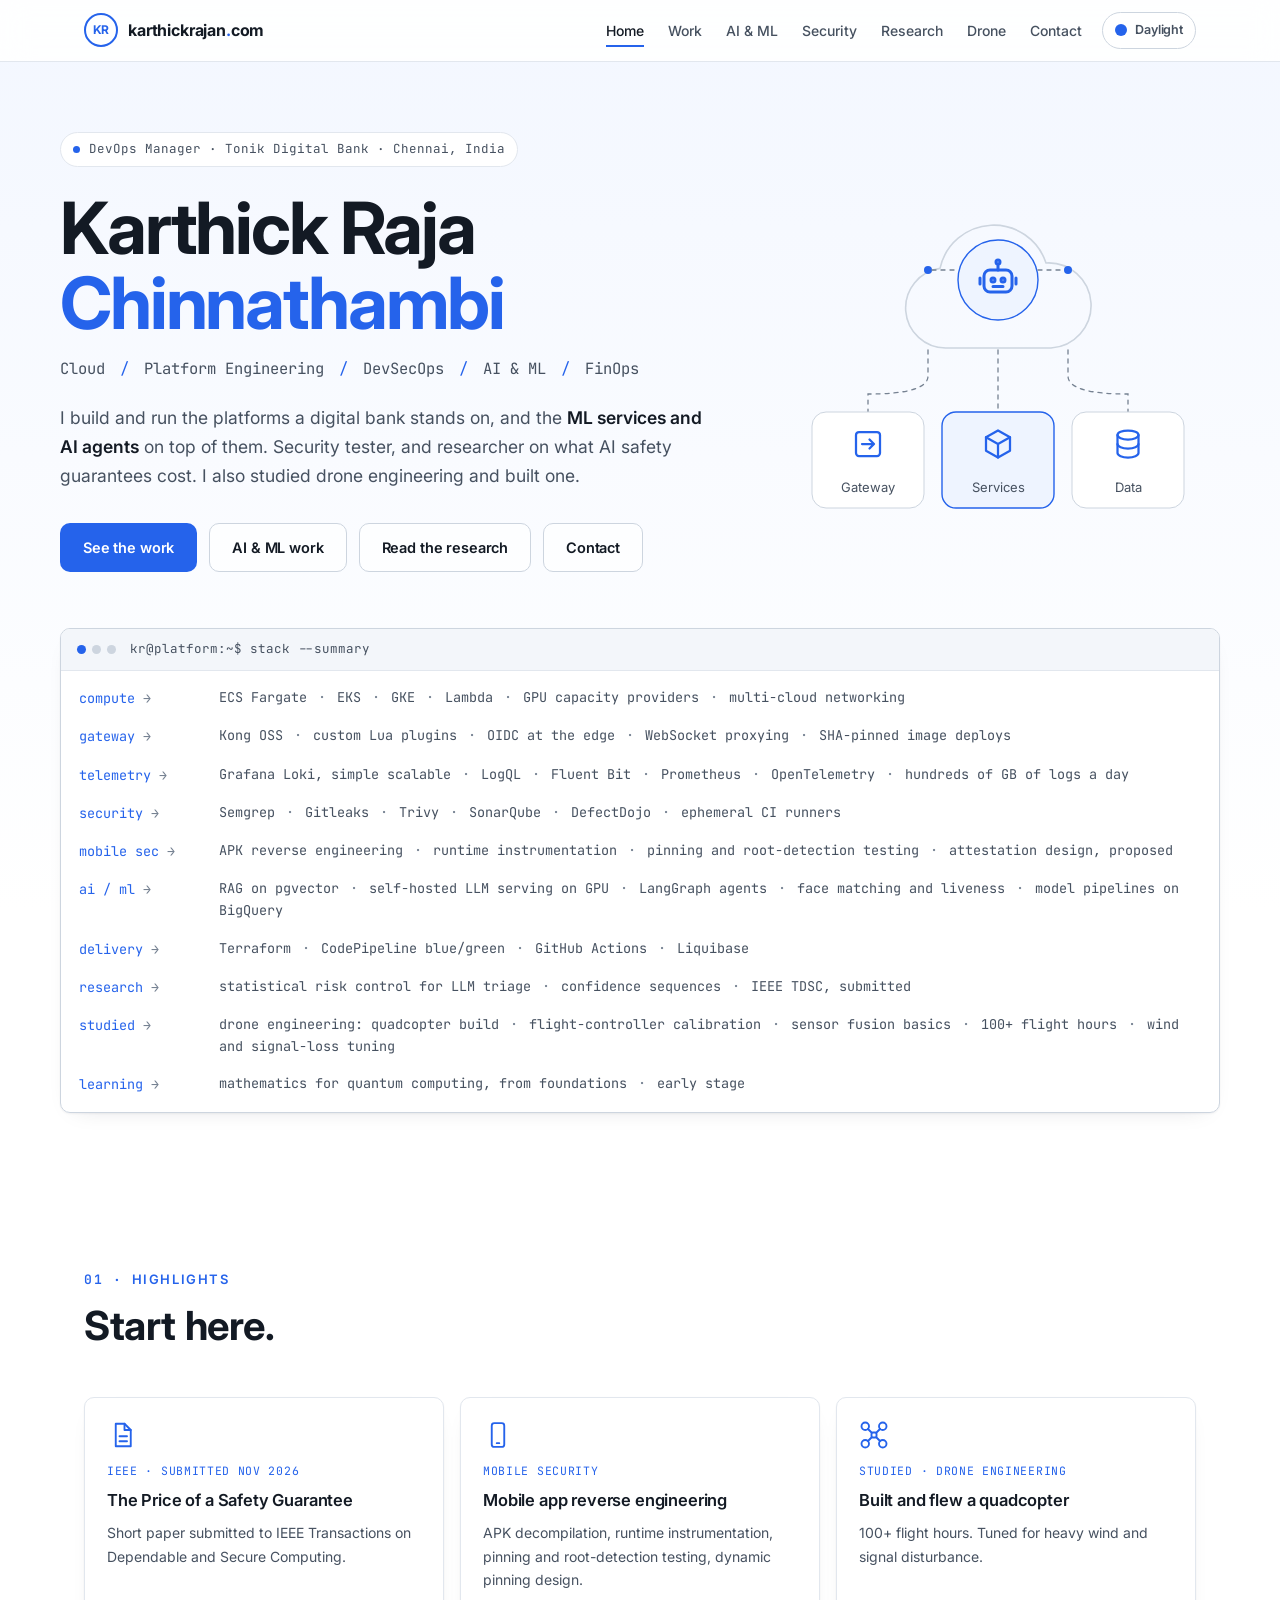
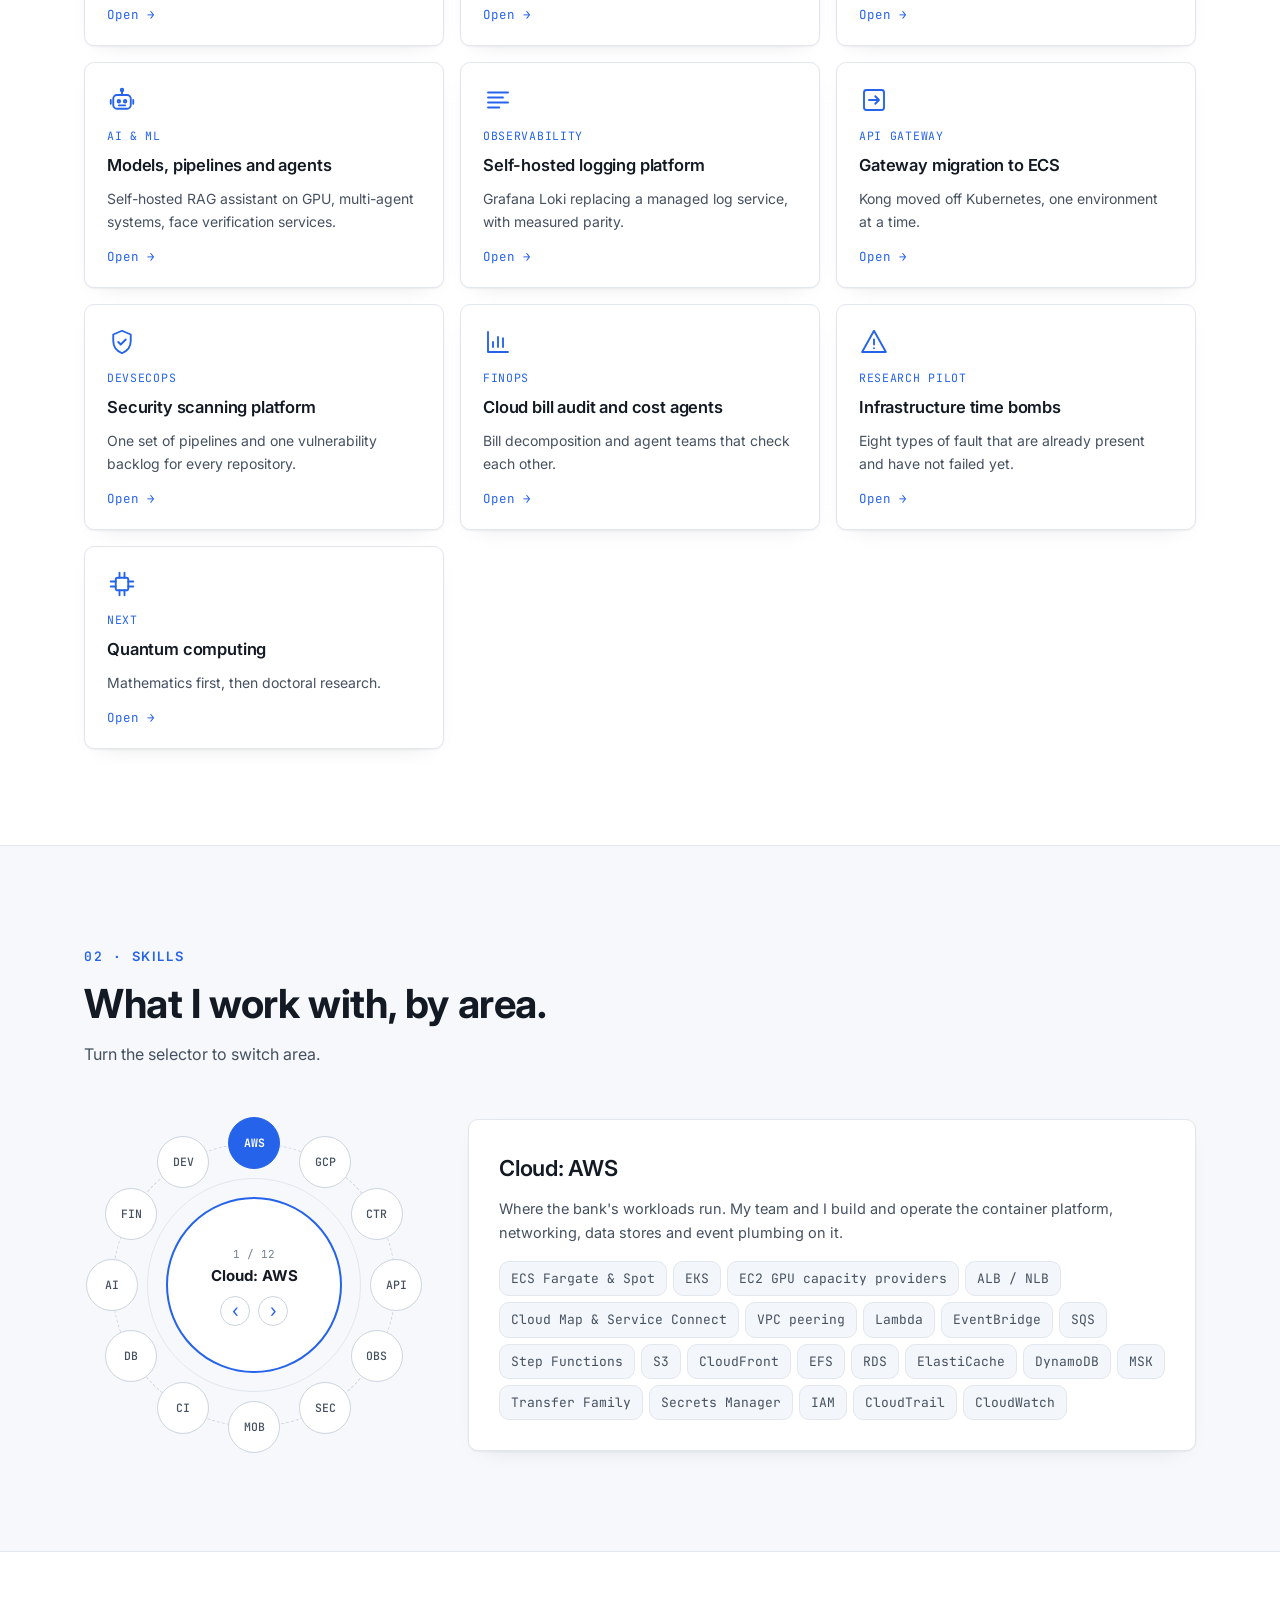
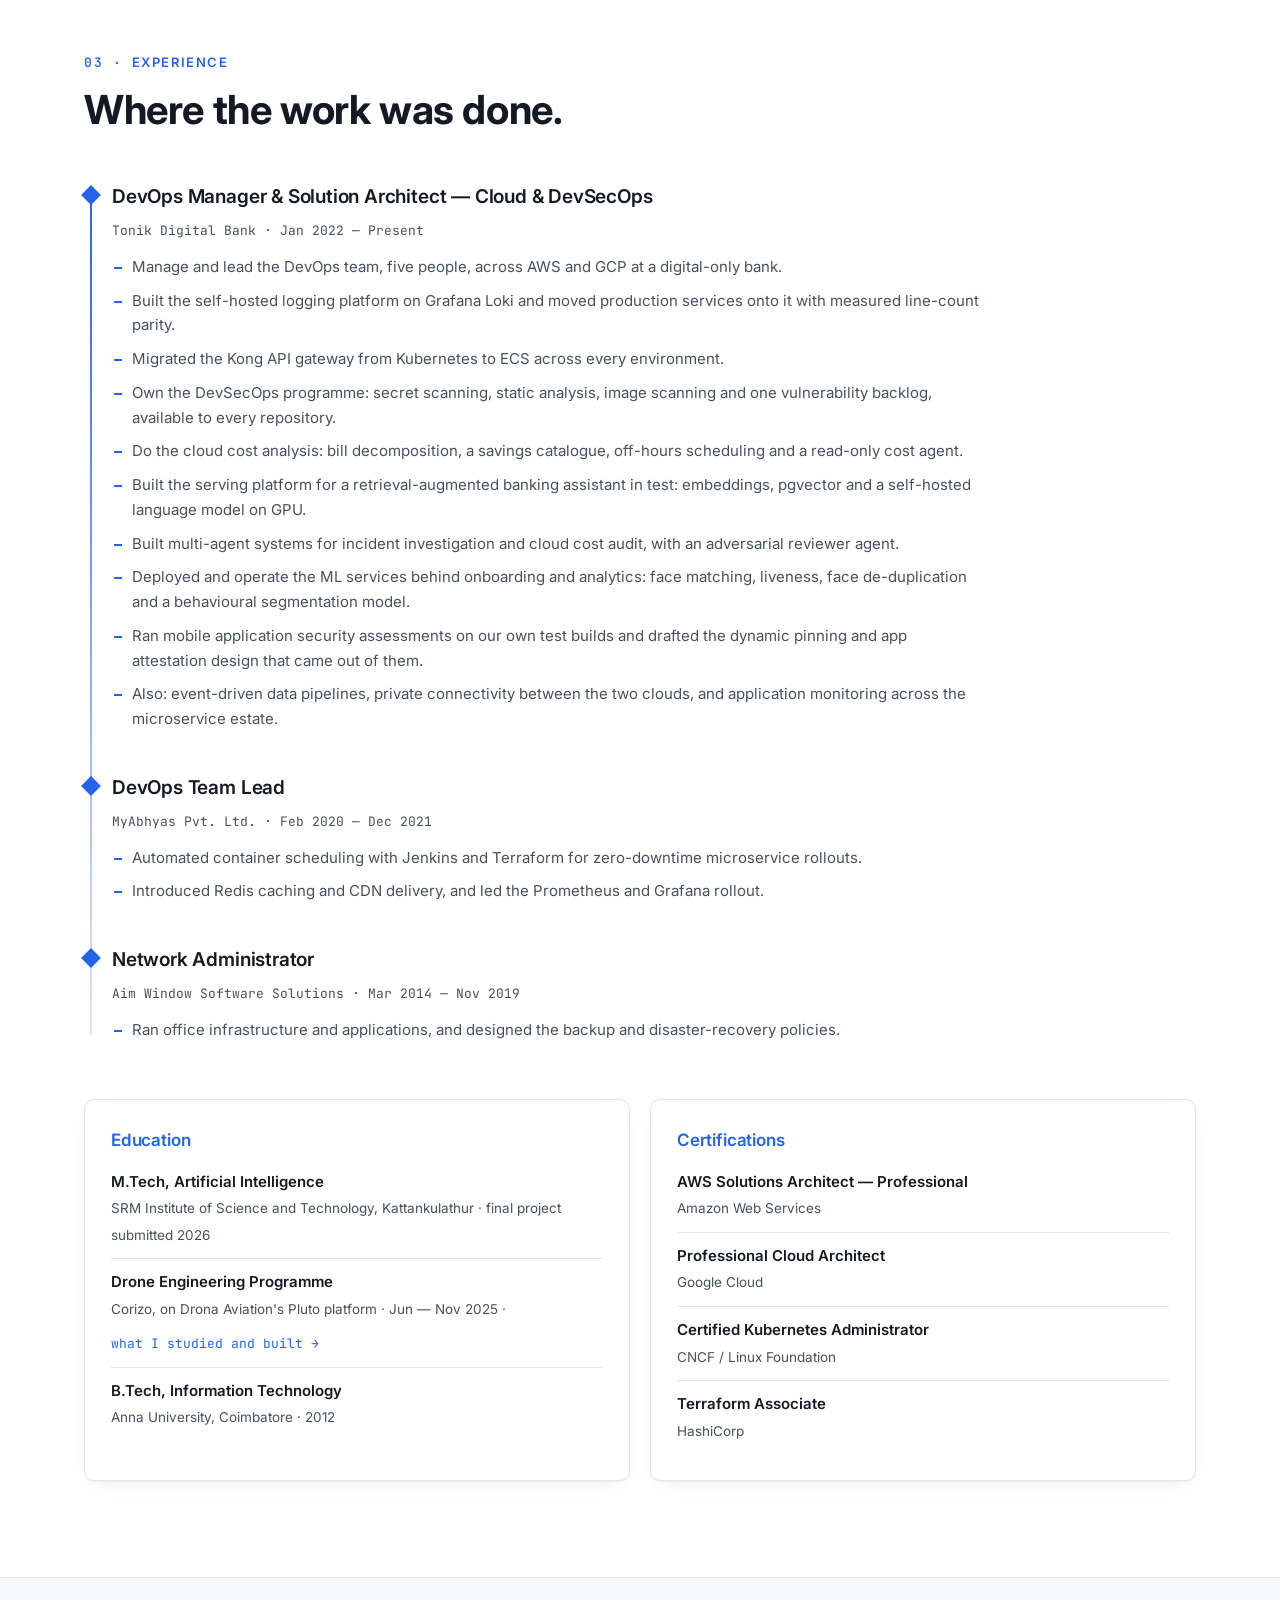
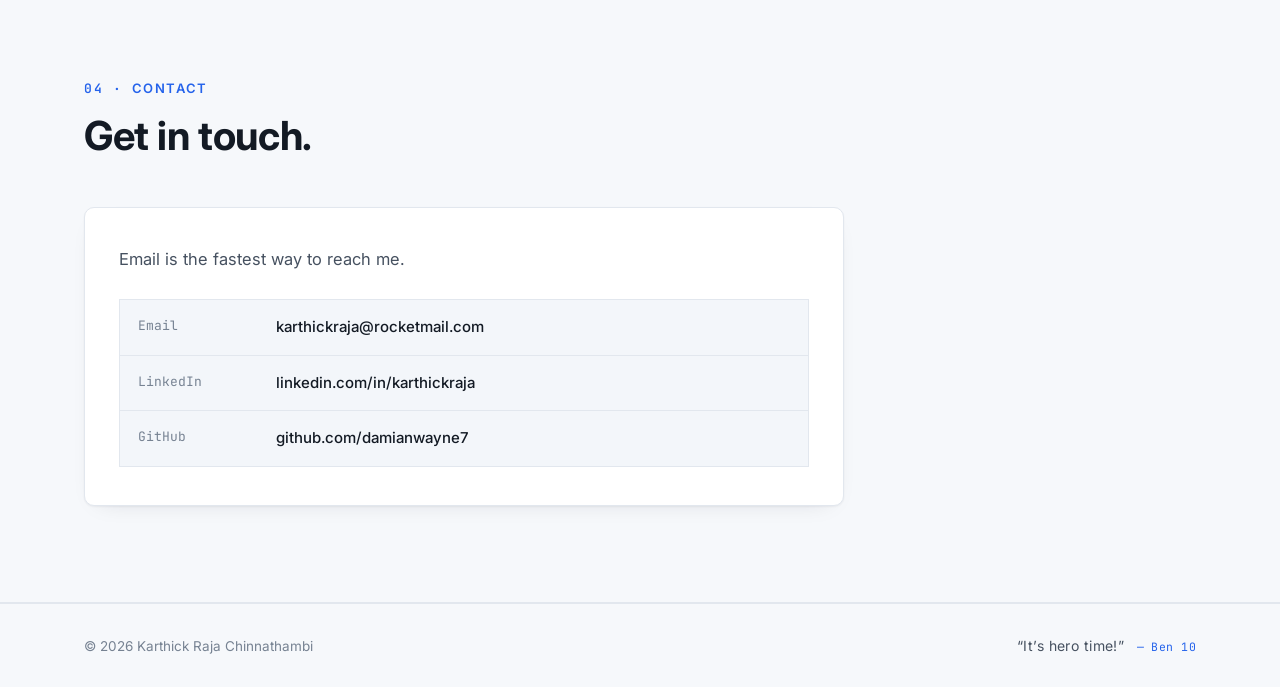
<file: index.html>
<!DOCTYPE html>
<html lang="en" data-skin="plain">
<head>
  <meta charset="UTF-8" />
  <meta name="viewport" content="width=device-width, initial-scale=1.0" />
  <title>Karthick Raja Chinnathambi — DevOps Manager, Cloud, Security &amp; AI</title>
  <meta name="description" content="DevOps Manager and Solution Architect: cloud platforms, DevSecOps, mobile security, AI and ML, drone engineering, and research submitted to IEEE TDSC." />
  <meta name="author" content="Karthick Raja Chinnathambi" />
  <link rel="canonical" href="https://karthickrajan.com/" />
  <meta property="og:type" content="website" />
  <meta property="og:url" content="https://karthickrajan.com/" />
  <meta property="og:title" content="Karthick Raja Chinnathambi — DevOps Manager, Cloud, Security &amp; AI" />
  <meta property="og:description" content="Logging platforms, API gateways, FinOps, incident forensics, and research on the audit cost of AI safety guarantees." />
  <meta name="twitter:card" content="summary" />
  <meta name="theme-color" content="#ffffff" />
  <link rel="icon" href="data:image/svg+xml,%3Csvg xmlns='http://www.w3.org/2000/svg' viewBox='0 0 64 64'%3E%3Crect width='64' height='64' rx='12' fill='%230b100e'/%3E%3Ccircle cx='32' cy='32' r='22' fill='none' stroke='%236fd39b' stroke-width='4'/%3E%3Ctext x='32' y='40' font-family='monospace' font-size='20' font-weight='700' text-anchor='middle' fill='%236fd39b'%3EKR%3C/text%3E%3C/svg%3E" />
  <link rel="preconnect" href="https://fonts.googleapis.com" />
  <link rel="preconnect" href="https://fonts.gstatic.com" crossorigin />
  <link href="https://fonts.googleapis.com/css2?family=Chakra+Petch:wght@500;600;700&family=Cinzel:wght@500;600;700&family=Rajdhani:wght@500;600;700&family=Inter:wght@400;500;600;700&family=JetBrains+Mono:wght@400;500&display=swap" rel="stylesheet" />
  <link rel="stylesheet" href="styles.css" />
  <script>
    // Apply the saved skin before first paint
    try { var s = localStorage.getItem('skin2'); if (s === 'plain' || s === 'dial' || s === 'grimoire' || s === 'nightfall') document.documentElement.setAttribute('data-skin', s); } catch (e) {}
  </script>
  <script type="application/ld+json">
  {
    "@context": "https://schema.org",
    "@type": "Person",
    "name": "Karthick Raja Chinnathambi",
    "url": "https://karthickrajan.com/",
    "jobTitle": "DevOps Manager & Solution Architect — Cloud, Platform Engineering & DevSecOps",
    "worksFor": { "@type": "Organization", "name": "Tonik Digital Bank" },
    "alumniOf": [
      { "@type": "CollegeOrUniversity", "name": "SRM Institute of Science and Technology" },
      { "@type": "CollegeOrUniversity", "name": "Anna University" }
    ],
    "knowsAbout": ["AWS", "Google Cloud", "Kong API Gateway", "Grafana Loki", "DevSecOps", "FinOps", "Terraform", "Incident forensics", "Statistical risk control"],
    "sameAs": ["https://www.linkedin.com/in/karthickraja", "https://github.com/damianwayne7"]
  }
  </script>
</head>
<body>
  <a class="skip" href="#main">Skip to content</a>

  <nav class="nav" aria-label="Primary">
    <div class="nav-inner">
      <a href="index.html" class="brand">
        <span class="brand-mark" aria-hidden="true">KR</span>
        <span class="brand-name">karthickrajan<span class="dot">.</span>com</span>
      </a>
      <button class="nav-burger" id="navBurger" aria-label="Open menu" aria-expanded="false" aria-controls="navLinks">
        <span></span><span></span><span></span>
      </button>
      <ul class="nav-links" id="navLinks">
        <li><a href="index.html" class="is-active" aria-current="page">Home</a></li>
        <li><a href="work.html">Work</a></li>
        <li><a href="ai.html">AI &amp; ML</a></li>
        <li><a href="security.html">Security</a></li>
        <li><a href="research.html">Research</a></li>
        <li><a href="drone.html">Drone</a></li>
        <li><a href="index.html#contact">Contact</a></li>
      </ul>
      <button id="skinToggle" class="skin-toggle" aria-label="Switch visual theme">
        <span class="skin-ico" aria-hidden="true"></span>
        <span class="skin-label" id="skinLabel">Daylight</span>
      </button>
    </div>
  </nav>

  <header id="top" class="hero">
    <div class="hero-bg" aria-hidden="true"></div>
    <div class="hero-inner">
      <div class="hero-copy">
        <div class="hero-tag">DevOps Manager · Tonik Digital Bank · Chennai, India</div>
        <h1>Karthick Raja <span class="accent">Chinnathambi</span></h1>
        <p class="hero-role">Cloud <span class="sep">/</span> Platform Engineering <span class="sep">/</span> DevSecOps <span class="sep">/</span> AI &amp; ML <span class="sep">/</span> FinOps</p>
        <p class="hero-summary">I build and run the platforms a digital bank stands on, and the <strong>ML services and AI agents</strong> on top of them. Security tester, and researcher on what AI safety guarantees cost. I also studied drone engineering and built one.</p>
        <div class="hero-cta">
          <a href="work.html" class="btn btn-primary">See the work</a>
          <a href="ai.html" class="btn btn-ghost">AI &amp; ML work</a>
          <a href="research.html" class="btn btn-ghost">Read the research</a>
          <a href="#contact" class="btn btn-ghost">Contact</a>
        </div>
      </div>
      <div class="hero-emblem emblem-rings" aria-hidden="true">
        <div class="ring ring-a"></div>
        <div class="ring ring-b"></div>
        <div class="ring ring-c"></div>
        <div class="core"><span>KR</span></div>
      </div>
      <div class="hero-emblem hero-emblem-art emblem-art">
        <svg class="hero-art" viewBox="0 0 440 380" role="img" aria-label="Cloud platform with gateway, services, data and an AI agent">
          <g class="dg-ico art-cloud" transform="translate(98,6) scale(10)"><path vector-effect="non-scaling-stroke" d="M7 18a4 4 0 0 1-.6-7.96A5.5 5.5 0 0 1 17 9.5a4.25 4.25 0 0 1 .5 8.5H7z"/></g>
          <path class="dg-line art-dash" d="M150 188 V214 Q150 232 90 232 V250"/>
          <path class="dg-line art-dash" d="M220 188 V250"/>
          <path class="dg-line art-dash" d="M290 188 V214 Q290 232 350 232 V250"/>
          <rect class="dg-node" x="34" y="250" width="112" height="96" rx="14"/>
          <rect class="dg-node dg-hot" x="164" y="250" width="112" height="96" rx="14"/>
          <rect class="dg-node" x="294" y="250" width="112" height="96" rx="14"/>
          <g class="dg-ico" transform="translate(72,264) scale(1.5)"><rect x="4" y="4" width="16" height="16" rx="2"/><path d="M8 12h8M13 9l3 3-3 3"/></g>
          <g class="dg-ico" transform="translate(202,264) scale(1.5)"><path d="M12 3l8 4.5v9L12 21l-8-4.5v-9L12 3z"/><path d="M4 7.5l8 4.5 8-4.5M12 12v9"/></g>
          <g class="dg-ico" transform="translate(332,264) scale(1.5)"><ellipse cx="12" cy="6" rx="7" ry="3"/><path d="M5 6v12c0 1.66 3.13 3 7 3s7-1.34 7-3V6"/><path d="M5 12c0 1.66 3.13 3 7 3s7-1.34 7-3"/></g>
          <text class="dg-s" text-anchor="middle" x="90" y="330">Gateway</text>
          <text class="dg-s" text-anchor="middle" x="220" y="330">Services</text>
          <text class="dg-s" text-anchor="middle" x="350" y="330">Data</text>
          <circle class="dg-node dg-hot" cx="220" cy="118" r="40"/>
          <g class="dg-ico" transform="translate(196,92) scale(2)"><rect x="5" y="8" width="14" height="11" rx="3"/><path d="M12 8V5"/><circle cx="12" cy="4" r="1"/><circle cx="9.5" cy="13" r="1"/><circle cx="14.5" cy="13" r="1"/><path d="M9.5 16.3h5M3 12v3M21 12v3"/></g>
          <circle class="art-dot" cx="150" cy="108" r="4"/><circle class="art-dot" cx="290" cy="108" r="4"/>
          <path class="dg-line art-dash" d="M154 108 H180 M260 108 H286"/>
        </svg>
      </div>
    </div>

    <div class="readout" role="group" aria-label="Stack summary">
      <div class="readout-bar"><span class="readout-dots" aria-hidden="true"><i></i><i></i><i></i></span><span class="readout-cmd">kr@platform:~$ stack --summary</span></div>
      <dl class="readout-body">
        <div><dt>compute</dt><dd>ECS Fargate <i>·</i> EKS <i>·</i> GKE <i>·</i> Lambda <i>·</i> GPU capacity providers <i>·</i> multi-cloud networking</dd></div>
        <div><dt>gateway</dt><dd>Kong OSS <i>·</i> custom Lua plugins <i>·</i> OIDC at the edge <i>·</i> WebSocket proxying <i>·</i> SHA-pinned image deploys</dd></div>
        <div><dt>telemetry</dt><dd>Grafana Loki, simple scalable <i>·</i> LogQL <i>·</i> Fluent Bit <i>·</i> Prometheus <i>·</i> OpenTelemetry <i>·</i> hundreds of GB of logs a day</dd></div>
        <div><dt>security</dt><dd>Semgrep <i>·</i> Gitleaks <i>·</i> Trivy <i>·</i> SonarQube <i>·</i> DefectDojo <i>·</i> ephemeral CI runners</dd></div>
        <div><dt>mobile sec</dt><dd>APK reverse engineering <i>·</i> runtime instrumentation <i>·</i> pinning and root-detection testing <i>·</i> attestation design, proposed</dd></div>
        <div><dt>ai / ml</dt><dd>RAG on pgvector <i>·</i> self-hosted LLM serving on GPU <i>·</i> LangGraph agents <i>·</i> face matching and liveness <i>·</i> model pipelines on BigQuery</dd></div>
        <div><dt>delivery</dt><dd>Terraform <i>·</i> CodePipeline blue/green <i>·</i> GitHub Actions <i>·</i> Liquibase</dd></div>
        <div><dt>research</dt><dd>statistical risk control for LLM triage <i>·</i> confidence sequences <i>·</i> IEEE TDSC, submitted</dd></div>
        <div><dt>studied</dt><dd>drone engineering: quadcopter build <i>·</i> flight-controller calibration <i>·</i> sensor fusion basics <i>·</i> 100+ flight hours <i>·</i> wind and signal-loss tuning</dd></div>
        <div><dt>learning</dt><dd>mathematics for quantum computing, from foundations <i>·</i> early stage</dd></div>
      </dl>
    </div>
  </header>

  <main id="main">

  <section id="highlights" class="section">
    <div class="container">
      <div class="section-head">
        <span class="kicker" data-n="01" data-r="I">Highlights</span>
        <h2>Start here.</h2>
      </div>
      <div class="notes-grid">
        <a class="note tile" href="research.html#publications">
          <svg class="tile-ico" viewBox="0 0 24 24" aria-hidden="true"><path d="M7 3h7l5 5v13H7z"/><path d="M14 3v5h5M10 13h6M10 17h6"/></svg>
          <span class="note-tag">IEEE · submitted Nov 2026</span>
          <h3>The Price of a Safety Guarantee</h3>
          <p>Short paper submitted to IEEE Transactions on Dependable and Secure Computing.</p>
          <span class="tile-go">Open &rarr;</span>
        </a>
        <a class="note tile" href="security.html#mobile">
          <svg class="tile-ico" viewBox="0 0 24 24" aria-hidden="true"><rect x="7" y="2.5" width="10" height="19" rx="2"/><path d="M11 18.5h2"/></svg>
          <span class="note-tag">Mobile security</span>
          <h3>Mobile app reverse engineering</h3>
          <p>APK decompilation, runtime instrumentation, pinning and root-detection testing, dynamic pinning design.</p>
          <span class="tile-go">Open &rarr;</span>
        </a>
        <a class="note tile" href="drone.html">
          <svg class="tile-ico" viewBox="0 0 24 24" aria-hidden="true"><circle cx="5" cy="5" r="3"/><circle cx="19" cy="5" r="3"/><circle cx="5" cy="19" r="3"/><circle cx="19" cy="19" r="3"/><path d="M7.2 7.2l3 3M16.8 7.2l-3 3M7.2 16.8l3-3M16.8 16.8l-3-3"/><rect x="10" y="10" width="4" height="4" rx="1"/></svg>
          <span class="note-tag">Studied · drone engineering</span>
          <h3>Built and flew a quadcopter</h3>
          <p>100+ flight hours. Tuned for heavy wind and signal disturbance.</p>
          <span class="tile-go">Open &rarr;</span>
        </a>
        <a class="note tile" href="ai.html">
          <svg class="tile-ico" viewBox="0 0 24 24" aria-hidden="true"><rect x="5" y="8" width="14" height="11" rx="3"/><path d="M12 8V5"/><circle cx="12" cy="4" r="1"/><circle cx="9.5" cy="13" r="1"/><circle cx="14.5" cy="13" r="1"/><path d="M9.5 16.3h5M3 12v3M21 12v3"/></svg>
          <span class="note-tag">AI &amp; ML</span>
          <h3>Models, pipelines and agents</h3>
          <p>Self-hosted RAG assistant on GPU, multi-agent systems, face verification services.</p>
          <span class="tile-go">Open &rarr;</span>
        </a>
        <a class="note tile" href="work.html#logging">
          <svg class="tile-ico" viewBox="0 0 24 24" aria-hidden="true"><path d="M4 6h16M4 10h12M4 14h16M4 18h9"/></svg>
          <span class="note-tag">Observability</span>
          <h3>Self-hosted logging platform</h3>
          <p>Grafana Loki replacing a managed log service, with measured parity.</p>
          <span class="tile-go">Open &rarr;</span>
        </a>
        <a class="note tile" href="work.html#gateway">
          <svg class="tile-ico" viewBox="0 0 24 24" aria-hidden="true"><rect x="4" y="4" width="16" height="16" rx="2"/><path d="M8 12h8M13 9l3 3-3 3"/></svg>
          <span class="note-tag">API gateway</span>
          <h3>Gateway migration to ECS</h3>
          <p>Kong moved off Kubernetes, one environment at a time.</p>
          <span class="tile-go">Open &rarr;</span>
        </a>
        <a class="note tile" href="security.html#devsecops">
          <svg class="tile-ico" viewBox="0 0 24 24" aria-hidden="true"><path d="M12 3l7 3v5c0 5-3.5 8.5-7 10-3.5-1.5-7-5-7-10V6l7-3z"/><path d="M9 12l2 2 4-4"/></svg>
          <span class="note-tag">DevSecOps</span>
          <h3>Security scanning platform</h3>
          <p>One set of pipelines and one vulnerability backlog for every repository.</p>
          <span class="tile-go">Open &rarr;</span>
        </a>
        <a class="note tile" href="work.html#finops">
          <svg class="tile-ico" viewBox="0 0 24 24" aria-hidden="true"><path d="M4 20V4M4 20h16M8 16v-4M12 16V8M16 16v-7"/></svg>
          <span class="note-tag">FinOps</span>
          <h3>Cloud bill audit and cost agents</h3>
          <p>Bill decomposition and agent teams that check each other.</p>
          <span class="tile-go">Open &rarr;</span>
        </a>
        <a class="note tile" href="research.html#timebombs">
          <svg class="tile-ico" viewBox="0 0 24 24" aria-hidden="true"><path d="M12 3l9.5 17h-19L12 3z"/><path d="M12 10v4M12 17h.01"/></svg>
          <span class="note-tag">Research pilot</span>
          <h3>Infrastructure time bombs</h3>
          <p>Eight types of fault that are already present and have not failed yet.</p>
          <span class="tile-go">Open &rarr;</span>
        </a>
        <a class="note tile" href="research.html#next">
          <svg class="tile-ico" viewBox="0 0 24 24" aria-hidden="true"><rect x="7" y="7" width="10" height="10" rx="1.5"/><path d="M10 3v4M14 3v4M10 17v4M14 17v4M3 10h4M3 14h4M17 10h4M17 14h4"/></svg>
          <span class="note-tag">Next</span>
          <h3>Quantum computing</h3>
          <p>Mathematics first, then doctoral research.</p>
          <span class="tile-go">Open &rarr;</span>
        </a>
      </div>
    </div>
  </section>

  <!-- ============================ SKILLS ============================ -->
  <section id="skills" class="section section-alt">
    <div class="container">
      <div class="section-head">
        <span class="kicker" data-n="02" data-r="II">Skills</span>
        <h2>What I work with, by area.</h2>
        <p class="section-sub">Turn the selector to switch area.</p>
      </div>

      <div class="skills-wrap" id="skillsWrap">
        <div class="dial" id="dial" aria-hidden="true">
          <div class="dial-ring"></div>
          <div class="dial-core">
            <span class="dial-count" id="dialCount"></span>
            <span class="dial-title" id="dialTitle"></span>
            <div class="dial-nav">
              <button type="button" id="dialPrev" aria-label="Previous area">&#8249;</button>
              <button type="button" id="dialNext" aria-label="Next area">&#8250;</button>
            </div>
          </div>
        </div>

        <div class="skill-groups" id="skillGroups">
          <section class="skill-group" data-code="AWS">
            <h3>Cloud: AWS</h3>
            <p class="skill-use">Where the bank's workloads run. My team and I build and operate the container platform, networking, data stores and event plumbing on it.</p>
            <ul class="pill-list"><li>ECS Fargate &amp; Spot</li><li>EKS</li><li>EC2 GPU capacity providers</li><li>ALB / NLB</li><li>Cloud Map &amp; Service Connect</li><li>VPC peering</li><li>Lambda</li><li>EventBridge</li><li>SQS</li><li>Step Functions</li><li>S3</li><li>CloudFront</li><li>EFS</li><li>RDS</li><li>ElastiCache</li><li>DynamoDB</li><li>MSK</li><li>Transfer Family</li><li>Secrets Manager</li><li>IAM</li><li>CloudTrail</li><li>CloudWatch</li></ul>
          </section>
          <section class="skill-group" data-code="GCP">
            <h3>Cloud: GCP, edge &amp; identity</h3>
            <p class="skill-use">The second cloud and the edge: analytics workloads and single sign-on in front of internal tools.</p>
            <ul class="pill-list"><li>Cloud Run</li><li>GKE</li><li>Global load balancing</li><li>Cloud Armor</li><li>Pub/Sub</li><li>BigQuery</li><li>Cloud Build</li><li>Cloud Monitoring</li><li>Cloudflare</li><li>Microsoft Entra ID</li><li>OIDC</li><li>SAML</li><li>Site-to-site VPN</li></ul>
          </section>
          <section class="skill-group" data-code="CTR">
            <h3>Containers &amp; orchestration</h3>
            <p class="skill-use">How everything ships. I design task definitions, health checks and rollouts so a bad deploy is caught and rolled back.</p>
            <ul class="pill-list"><li>Docker</li><li>buildx</li><li>Kubernetes</li><li>Helm</li><li>ECS task design</li><li>Container health checks</li><li>Deployment circuit breakers</li><li>ECR lifecycle &amp; immutable tags</li><li>One-off task tooling</li><li>Istio</li></ul>
          </section>
          <section class="skill-group" data-code="API">
            <h3>API gateway</h3>
            <p class="skill-use">The front door for every API call. I migrated it between platforms, run its image build and deploy pipeline, and put identity in front of its management plane.</p>
            <ul class="pill-list"><li>Kong OSS</li><li>Custom Lua plugins</li><li>OpenResty</li><li>Router &amp; plugin priority internals</li><li>OAuth2</li><li>JWT validation</li><li>Rate limiting</li><li>WebSocket proxying</li><li>mTLS</li><li>WSO2 Micro Integrator</li></ul>
          </section>
          <section class="skill-group" data-code="OBS">
            <h3>Observability</h3>
            <p class="skill-use">Built the self-hosted logging platform and measured line-count parity against the service it is replacing.</p>
            <ul class="pill-list"><li>Grafana Loki</li><li>LogQL</li><li>Grafana</li><li>Prometheus</li><li>Pushgateway</li><li>Fluent Bit / FireLens</li><li>OpenTelemetry Collector</li><li>Datadog APM</li><li>CloudWatch metrics &amp; alarms</li><li>Access-log analysis</li><li>Jaeger</li></ul>
          </section>
          <section class="skill-group" data-code="SEC">
            <h3>DevSecOps &amp; security</h3>
            <p class="skill-use">One scanning platform any repository can call, one vulnerability backlog, and the forensics when something goes wrong.</p>
            <ul class="pill-list"><li>Semgrep</li><li>Gitleaks</li><li>SonarQube</li><li>Trivy</li><li>DefectDojo</li><li>Burp Suite</li><li>Incident response &amp; forensics</li><li>Access-rule testing</li><li>Least-privilege IAM &amp; security groups</li><li>Secret management</li><li>Threat modelling</li><li>PCI DSS</li></ul>
          </section>
          <section class="skill-group" data-code="MOB">
            <h3>Mobile application security</h3>
            <p class="skill-use">Assessments of our own test builds, and the defence design proposed from them.</p>
            <ul class="pill-list"><li>APK reverse engineering</li><li>jadx</li><li>apktool</li><li>Frida</li><li>Hermes / React Native analysis</li><li>Root and tamper detection testing</li><li>Certificate pinning testing</li><li>Dynamic pinning design</li><li>Attestation design (Play Integrity / App Attest)</li><li>Device-bound token design</li><li>MASVS-style reporting</li></ul>
          </section>
          <section class="skill-group" data-code="CI">
            <h3>CI/CD &amp; infrastructure as code</h3>
            <p class="skill-use">Pipelines, self-hosted runners, blue/green deploys, schema change management (proof of concept) and the Terraform underneath.</p>
            <ul class="pill-list"><li>GitHub Actions</li><li>Reusable workflows</li><li>Self-hosted ephemeral runners</li><li>CodePipeline</li><li>CodeBuild</li><li>CodeDeploy blue/green</li><li>Jenkins</li><li>Cloud Build</li><li>Liquibase</li><li>Rollback planning</li><li>Terraform</li><li>Module design</li><li>Layered remote state</li><li>Drift analysis</li><li>YAML service catalogues</li><li>Ansible</li></ul>
          </section>
          <section class="skill-group" data-code="DB">
            <h3>Data stores &amp; messaging</h3>
            <p class="skill-use">Operated, tuned and debugged down to storage internals when a tool stopped booting.</p>
            <ul class="pill-list"><li>PostgreSQL</li><li>PostgreSQL internals &amp; tuning</li><li>pgvector</li><li>MySQL</li><li>Redis / Valkey</li><li>Elasticsearch</li><li>DynamoDB</li><li>BigQuery</li><li>Kafka</li><li>Alembic migrations</li></ul>
          </section>
          <section class="skill-group" data-code="AI">
            <h3>AI &amp; machine learning</h3>
            <p class="skill-use">Serving stacks for self-hosted models, agent systems, and research on what a guarantee about a model costs.</p>
            <ul class="pill-list"><li>Retrieval-augmented generation</li><li>Embeddings services</li><li>Self-hosted LLMs on GPU</li><li>LangGraph</li><li>Multi-agent systems</li><li>Amazon Rekognition</li><li>Face matching and liveness</li><li>scikit-learn pipelines</li><li>Kubeflow</li><li>MLflow</li><li>KubeRay</li><li>PyTorch</li><li>Statistical risk control</li><li>Monte Carlo simulation</li></ul>
          </section>
          <section class="skill-group" data-code="FIN">
            <h3>FinOps</h3>
            <p class="skill-use">Taking a cloud bill apart line by line, then separating savings that are real from ones that only look real.</p>
            <ul class="pill-list"><li>Bill decomposition</li><li>Cost allocation without tags</li><li>Savings Plans &amp; reserved capacity</li><li>Right-sizing</li><li>Anomaly attribution</li><li>Off-hours scheduling</li><li>Storage lifecycle</li><li>Cost modelling</li><li>Capacity forecasting</li></ul>
          </section>
          <section class="skill-group" data-code="DEV">
            <h3>Languages &amp; hardware</h3>
            <p class="skill-use">What I write in, what I read and patch when the fault is in the application, and the hardware I have built and flown.</p>
            <ul class="pill-list"><li>Python</li><li>Bash</li><li>SQL</li><li>HCL</li><li>Lua</li><li>PowerShell</li><li>FastAPI</li><li>Reads and fixes Java / Spring Boot</li><li>Reads and fixes Node.js, React, Vue</li><li>Quadcopter assembly</li><li>Flight-controller calibration</li><li>IMU, magnetometer, barometer</li><li>Flight tuning</li></ul>
          </section>
        </div>
      </div>
    </div>
  </section>

  <!-- ============================ EXPERIENCE ============================ -->
  <section id="experience" class="section">
    <div class="container">
      <div class="section-head">
        <span class="kicker" data-n="03" data-r="III">Experience</span>
        <h2>Where the work was done.</h2>
      </div>
      <div class="timeline">
        <article class="tl-item">
          <div class="tl-marker" aria-hidden="true"></div>
          <div class="tl-head">
            <h3>DevOps Manager &amp; Solution Architect — Cloud &amp; DevSecOps</h3>
            <span class="tl-meta">Tonik Digital Bank · Jan 2022 — Present</span>
          </div>
          <ul class="tl-points">
            <li>Manage and lead the DevOps team, five people, across AWS and GCP at a digital-only bank.</li>
            <li>Built the self-hosted logging platform on Grafana Loki and moved production services onto it with measured line-count parity.</li>
            <li>Migrated the Kong API gateway from Kubernetes to ECS across every environment.</li>
            <li>Own the DevSecOps programme: secret scanning, static analysis, image scanning and one vulnerability backlog, available to every repository.</li>
            <li>Do the cloud cost analysis: bill decomposition, a savings catalogue, off-hours scheduling and a read-only cost agent.</li>
            <li>Built the serving platform for a retrieval-augmented banking assistant in test: embeddings, pgvector and a self-hosted language model on GPU.</li>
            <li>Built multi-agent systems for incident investigation and cloud cost audit, with an adversarial reviewer agent.</li>
            <li>Deployed and operate the ML services behind onboarding and analytics: face matching, liveness, face de-duplication and a behavioural segmentation model.</li>
            <li>Ran mobile application security assessments on our own test builds and drafted the dynamic pinning and app attestation design that came out of them.</li>
            <li>Also: event-driven data pipelines, private connectivity between the two clouds, and application monitoring across the microservice estate.</li>
          </ul>
        </article>
        <article class="tl-item">
          <div class="tl-marker" aria-hidden="true"></div>
          <div class="tl-head">
            <h3>DevOps Team Lead</h3>
            <span class="tl-meta">MyAbhyas Pvt. Ltd. · Feb 2020 — Dec 2021</span>
          </div>
          <ul class="tl-points">
            <li>Automated container scheduling with Jenkins and Terraform for zero-downtime microservice rollouts.</li>
            <li>Introduced Redis caching and CDN delivery, and led the Prometheus and Grafana rollout.</li>
          </ul>
        </article>
        <article class="tl-item">
          <div class="tl-marker" aria-hidden="true"></div>
          <div class="tl-head">
            <h3>Network Administrator</h3>
            <span class="tl-meta">Aim Window Software Solutions · Mar 2014 — Nov 2019</span>
          </div>
          <ul class="tl-points">
            <li>Ran office infrastructure and applications, and designed the backup and disaster-recovery policies.</li>
          </ul>
        </article>
      </div>

      <div class="creds">
        <div class="cred-col">
          <h3>Education</h3>
          <ul class="cred-list">
            <li><b>M.Tech, Artificial Intelligence</b><span>SRM Institute of Science and Technology, Kattankulathur · final project submitted 2026</span></li>
            <li><b>Drone Engineering Programme</b><span>Corizo, on Drona Aviation's Pluto platform · Jun — Nov 2025 · <a class="ai-link" href="drone.html">what I studied and built &rarr;</a></span></li>
            <li><b>B.Tech, Information Technology</b><span>Anna University, Coimbatore · 2012</span></li>
          </ul>
        </div>
        <div class="cred-col">
          <h3>Certifications</h3>
          <ul class="cred-list">
            <li><b>AWS Solutions Architect — Professional</b><span>Amazon Web Services</span></li>
            <li><b>Professional Cloud Architect</b><span>Google Cloud</span></li>
            <li><b>Certified Kubernetes Administrator</b><span>CNCF / Linux Foundation</span></li>
            <li><b>Terraform Associate</b><span>HashiCorp</span></li>
          </ul>
        </div>
      </div>
    </div>
  </section>

  <!-- ============================ CONTACT ============================ -->
  <section id="contact" class="section section-alt">
    <div class="container">
      <div class="section-head">
        <span class="kicker" data-n="04" data-r="IV">Contact</span>
        <h2>Get in touch.</h2>
      </div>
      <div class="contact-card">
        <p class="contact-lead">Email is the fastest way to reach me.</p>
        <div class="contact-rows">
          <a class="contact-row" href="mailto:karthickraja@rocketmail.com">
            <span class="contact-label">Email</span>
            <span class="contact-value">karthickraja@rocketmail.com</span>
          </a>
          <a class="contact-row" href="https://www.linkedin.com/in/karthickraja" target="_blank" rel="noopener">
            <span class="contact-label">LinkedIn</span>
            <span class="contact-value">linkedin.com/in/karthickraja</span>
          </a>
          <a class="contact-row" href="https://github.com/damianwayne7" target="_blank" rel="noopener">
            <span class="contact-label">GitHub</span>
            <span class="contact-value">github.com/damianwayne7</span>
          </a>
        </div>
      </div>
    </div>
  </section>

  </main>

  <footer class="footer">
    <div class="container footer-inner">
      <div>&copy; <span id="year">2026</span> Karthick Raja Chinnathambi</div>
      <div class="footer-meta footer-quotes">
        <span class="fq" data-for="dial">&ldquo;It&rsquo;s hero time!&rdquo; <cite>Ben 10</cite></span>
        <span class="fq" data-for="grimoire">&ldquo;Surpass your limits. Right here, right now.&rdquo; <cite>Yami Sukehiro, Black Clover</cite></span>
        <span class="fq" data-for="nightfall">&ldquo;Arise.&rdquo; <cite>Sung Jinwoo, Solo Leveling</cite></span>
      </div>
    </div>
  </footer>

  <script src="script.js"></script>
</body>
</html>
</file>
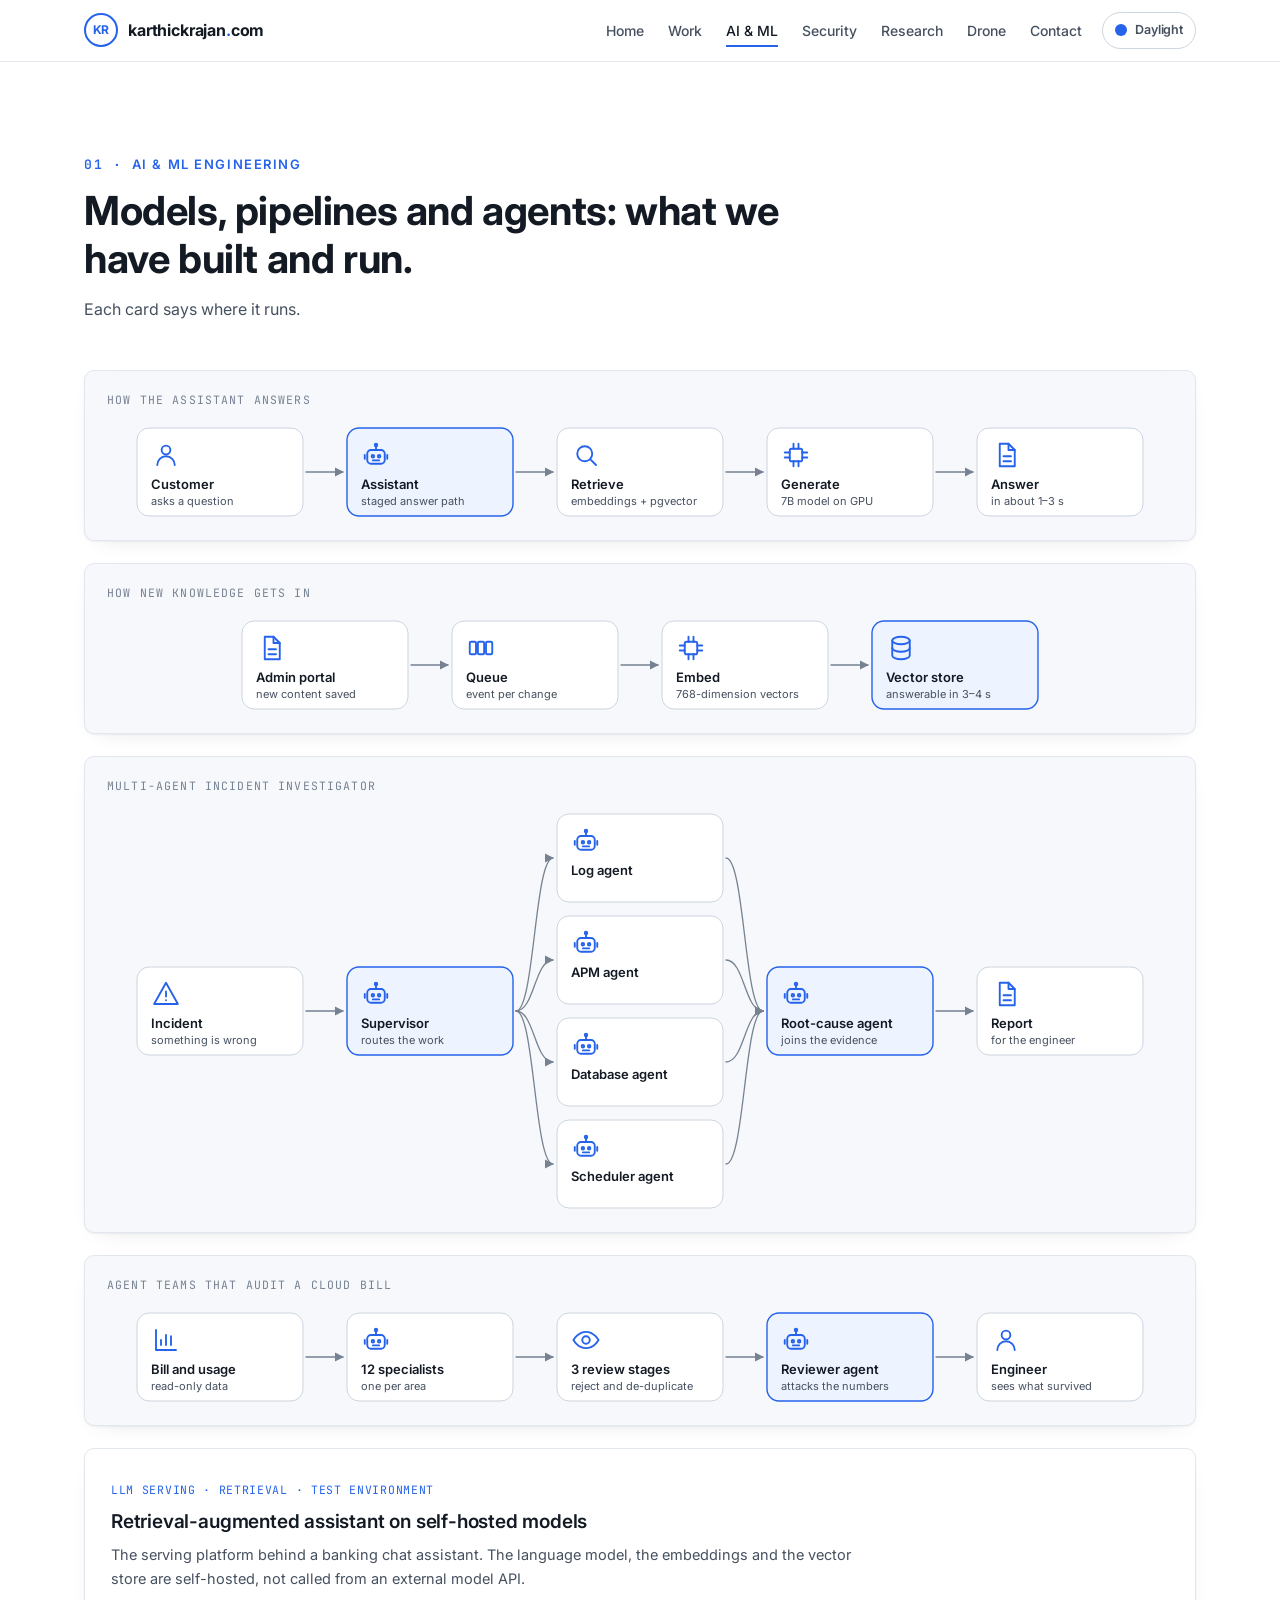
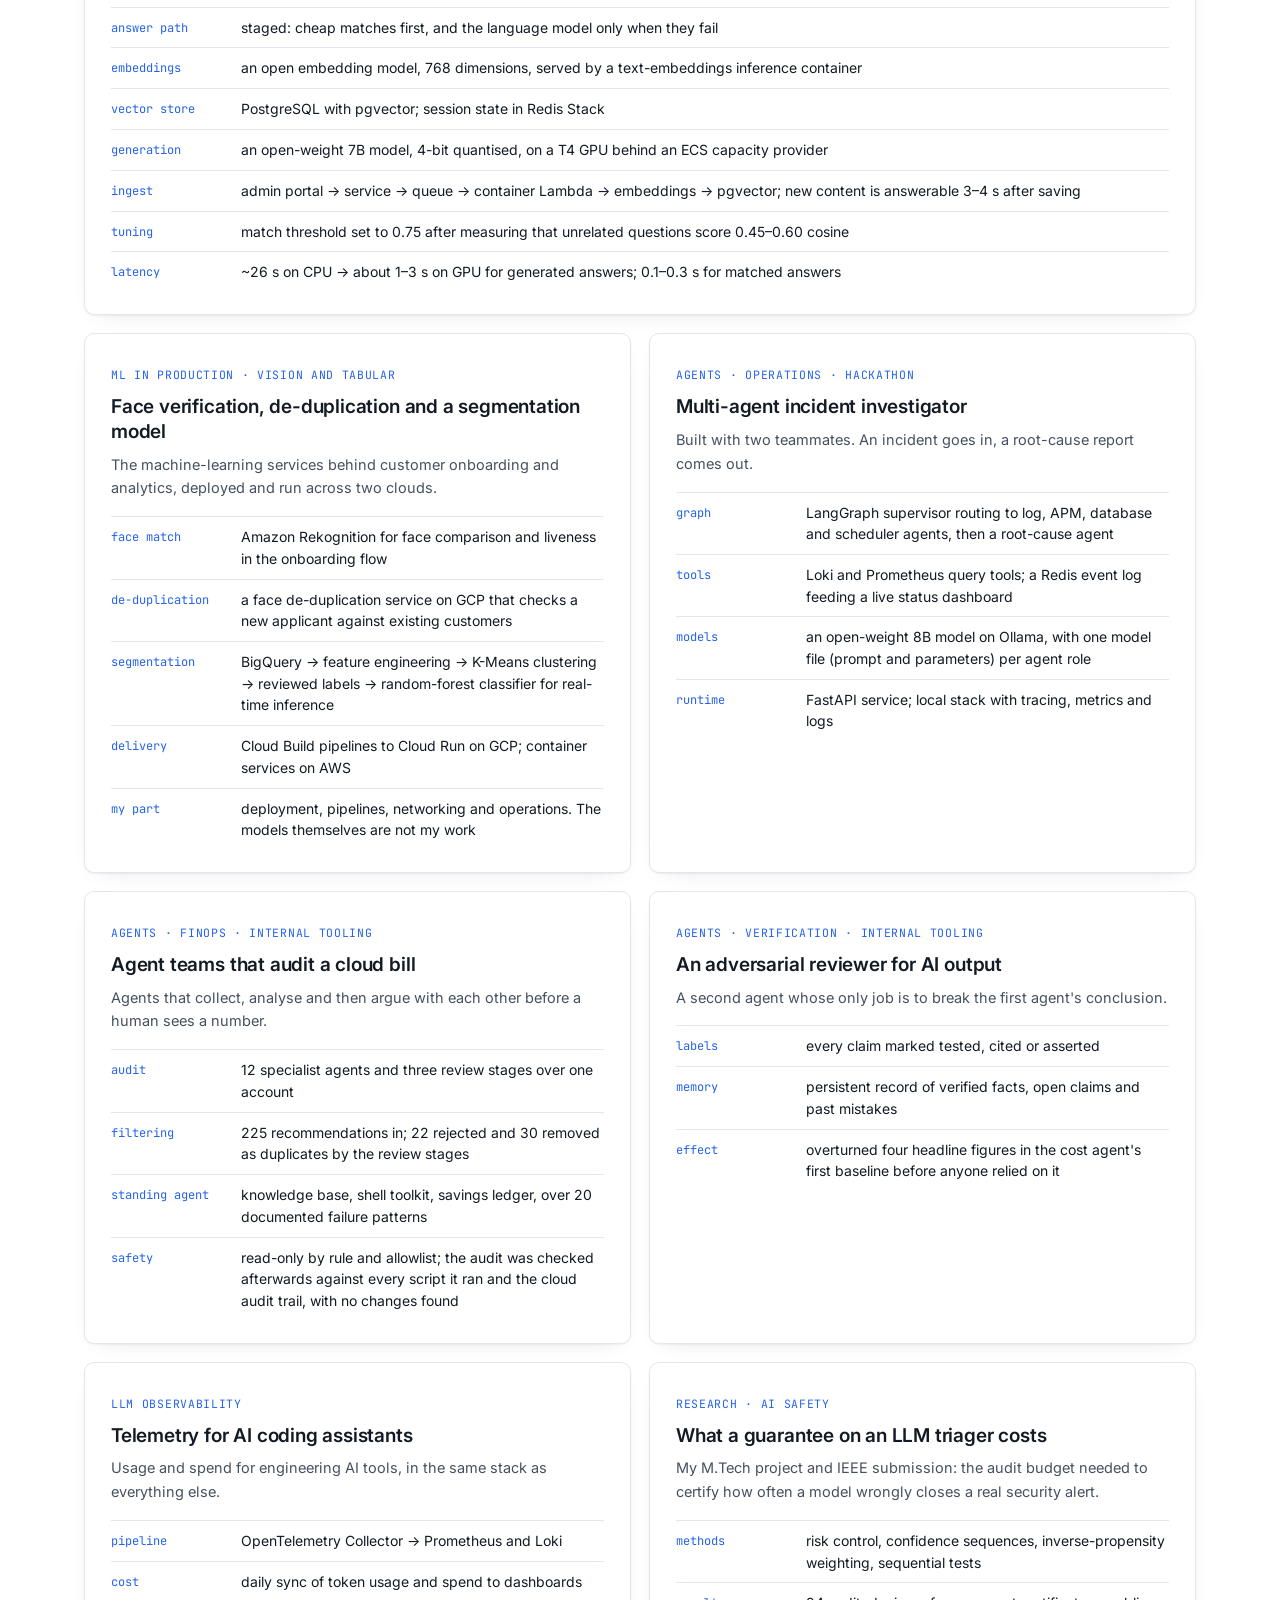
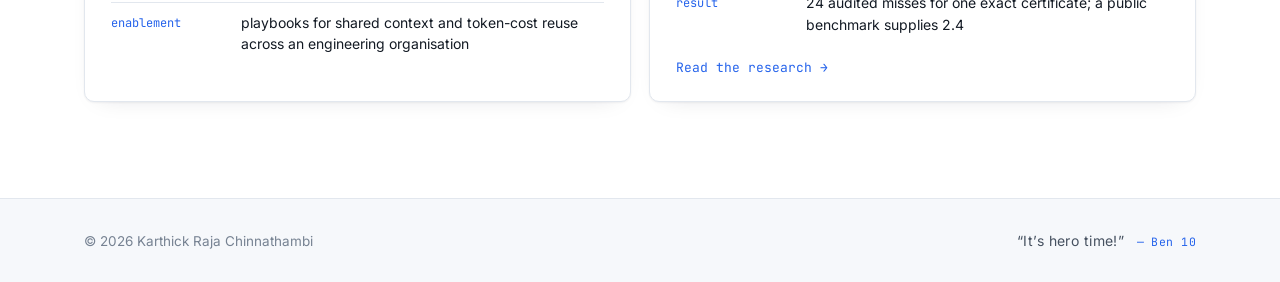
<file: ai.html>
<!DOCTYPE html>
<html lang="en" data-skin="plain">
<head>
  <meta charset="UTF-8" />
  <meta name="viewport" content="width=device-width, initial-scale=1.0" />
  <title>AI &amp; ML — Karthick Raja Chinnathambi</title>
  <meta name="description" content="Self-hosted RAG assistant, face verification services, multi-agent systems and LLM telemetry." />
  <meta name="author" content="Karthick Raja Chinnathambi" />
  <link rel="canonical" href="https://karthickrajan.com/ai.html" />
  <meta property="og:type" content="website" />
  <meta property="og:url" content="https://karthickrajan.com/ai.html" />
  <meta property="og:title" content="AI &amp; ML — Karthick Raja Chinnathambi" />
  <meta property="og:description" content="Logging platforms, API gateways, FinOps, incident forensics, and research on the audit cost of AI safety guarantees." />
  <meta name="twitter:card" content="summary" />
  <meta name="theme-color" content="#ffffff" />
  <link rel="icon" href="data:image/svg+xml,%3Csvg xmlns='http://www.w3.org/2000/svg' viewBox='0 0 64 64'%3E%3Crect width='64' height='64' rx='12' fill='%230b100e'/%3E%3Ccircle cx='32' cy='32' r='22' fill='none' stroke='%236fd39b' stroke-width='4'/%3E%3Ctext x='32' y='40' font-family='monospace' font-size='20' font-weight='700' text-anchor='middle' fill='%236fd39b'%3EKR%3C/text%3E%3C/svg%3E" />
  <link rel="preconnect" href="https://fonts.googleapis.com" />
  <link rel="preconnect" href="https://fonts.gstatic.com" crossorigin />
  <link href="https://fonts.googleapis.com/css2?family=Chakra+Petch:wght@500;600;700&family=Cinzel:wght@500;600;700&family=Rajdhani:wght@500;600;700&family=Inter:wght@400;500;600;700&family=JetBrains+Mono:wght@400;500&display=swap" rel="stylesheet" />
  <link rel="stylesheet" href="styles.css" />
  <script>
    // Apply the saved skin before first paint
    try { var s = localStorage.getItem('skin2'); if (s === 'plain' || s === 'dial' || s === 'grimoire' || s === 'nightfall') document.documentElement.setAttribute('data-skin', s); } catch (e) {}
  </script>
  <script type="application/ld+json">
  {
    "@context": "https://schema.org",
    "@type": "Person",
    "name": "Karthick Raja Chinnathambi",
    "url": "https://karthickrajan.com/",
    "jobTitle": "DevOps Manager & Solution Architect — Cloud, Platform Engineering & DevSecOps",
    "worksFor": { "@type": "Organization", "name": "Tonik Digital Bank" },
    "alumniOf": [
      { "@type": "CollegeOrUniversity", "name": "SRM Institute of Science and Technology" },
      { "@type": "CollegeOrUniversity", "name": "Anna University" }
    ],
    "knowsAbout": ["AWS", "Google Cloud", "Kong API Gateway", "Grafana Loki", "DevSecOps", "FinOps", "Terraform", "Incident forensics", "Statistical risk control"],
    "sameAs": ["https://www.linkedin.com/in/karthickraja", "https://github.com/damianwayne7"]
  }
  </script>
</head>
<body>
  <a class="skip" href="#main">Skip to content</a>

  <nav class="nav" aria-label="Primary">
    <div class="nav-inner">
      <a href="index.html" class="brand">
        <span class="brand-mark" aria-hidden="true">KR</span>
        <span class="brand-name">karthickrajan<span class="dot">.</span>com</span>
      </a>
      <button class="nav-burger" id="navBurger" aria-label="Open menu" aria-expanded="false" aria-controls="navLinks">
        <span></span><span></span><span></span>
      </button>
      <ul class="nav-links" id="navLinks">
        <li><a href="index.html">Home</a></li>
        <li><a href="work.html">Work</a></li>
        <li><a href="ai.html" class="is-active" aria-current="page">AI &amp; ML</a></li>
        <li><a href="security.html">Security</a></li>
        <li><a href="research.html">Research</a></li>
        <li><a href="drone.html">Drone</a></li>
        <li><a href="index.html#contact">Contact</a></li>
      </ul>
      <button id="skinToggle" class="skin-toggle" aria-label="Switch visual theme">
        <span class="skin-ico" aria-hidden="true"></span>
        <span class="skin-label" id="skinLabel">Daylight</span>
      </button>
    </div>
  </nav>

  <main id="main">

  <!-- ============================ AI & ML ============================ -->
  <section id="ai" class="section page-first">
    <div class="container">
      <div class="section-head">
        <span class="kicker" data-n="01" data-r="I">AI &amp; ML engineering</span>
        <h2>Models, pipelines and agents: what we have built and run.</h2>
        <p class="section-sub">Each card says where it runs.</p>
      </div>

      <figure class="diagram">
        <figcaption>How the assistant answers</figcaption>
        <svg class="dg dg-h" viewBox="0 0 1010 92" style="max-width:1010px" role="img" aria-label="How the assistant answers"><defs><marker id="ar7" viewBox="0 0 10 10" refX="9" refY="5" markerWidth="7" markerHeight="7" orient="auto-start-reverse"><path class="dg-arrow" d="M0 0l10 5-10 5z"/></marker></defs><path class="dg-line" d="M171 46.0 C189.5 46.0 189.5 46.0 208 46.0" marker-end="url(#ar7)"/><path class="dg-line" d="M381 46.0 C399.5 46.0 399.5 46.0 418 46.0" marker-end="url(#ar7)"/><path class="dg-line" d="M591 46.0 C609.5 46.0 609.5 46.0 628 46.0" marker-end="url(#ar7)"/><path class="dg-line" d="M801 46.0 C819.5 46.0 819.5 46.0 838 46.0" marker-end="url(#ar7)"/><rect class="dg-node" x="2" y="2.0" width="166" height="88" rx="12"/><g class="dg-ico" transform="translate(16,14.0) scale(1.25)"><circle cx="12" cy="8" r="3.5"/><path d="M5 20a7 7 0 0 1 14 0"/></g><text class="dg-t" x="16" y="63.0">Customer</text><text class="dg-s" x="16" y="79.0">asks a question</text><rect class="dg-node dg-hot" x="212" y="2.0" width="166" height="88" rx="12"/><g class="dg-ico" transform="translate(226,14.0) scale(1.25)"><rect x="5" y="8" width="14" height="11" rx="3"/><path d="M12 8V5"/><circle cx="12" cy="4" r="1"/><circle cx="9.5" cy="13" r="1"/><circle cx="14.5" cy="13" r="1"/><path d="M9.5 16.3h5M3 12v3M21 12v3"/></g><text class="dg-t" x="226" y="63.0">Assistant</text><text class="dg-s" x="226" y="79.0">staged answer path</text><rect class="dg-node" x="422" y="2.0" width="166" height="88" rx="12"/><g class="dg-ico" transform="translate(436,14.0) scale(1.25)"><circle cx="11" cy="11" r="6"/><path d="M20 20l-4.5-4.5"/></g><text class="dg-t" x="436" y="63.0">Retrieve</text><text class="dg-s" x="436" y="79.0">embeddings + pgvector</text><rect class="dg-node" x="632" y="2.0" width="166" height="88" rx="12"/><g class="dg-ico" transform="translate(646,14.0) scale(1.25)"><rect x="7" y="7" width="10" height="10" rx="1.5"/><path d="M10 3v4M14 3v4M10 17v4M14 17v4M3 10h4M3 14h4M17 10h4M17 14h4"/></g><text class="dg-t" x="646" y="63.0">Generate</text><text class="dg-s" x="646" y="79.0">7B model on GPU</text><rect class="dg-node" x="842" y="2.0" width="166" height="88" rx="12"/><g class="dg-ico" transform="translate(856,14.0) scale(1.25)"><path d="M7 3h7l5 5v13H7z"/><path d="M14 3v5h5M10 13h6M10 17h6"/></g><text class="dg-t" x="856" y="63.0">Answer</text><text class="dg-s" x="856" y="79.0">in about 1–3 s</text></svg>
        <svg class="dg dg-v" viewBox="0 0 320 418" style="max-width:320px" role="img" aria-label="How the assistant answers"><defs><marker id="ar8" viewBox="0 0 10 10" refX="9" refY="5" markerWidth="7" markerHeight="7" orient="auto-start-reverse"><path class="dg-arrow" d="M0 0l10 5-10 5z"/></marker></defs><path class="dg-line" d="M160.0 67 V86" marker-end="url(#ar8)"/><path class="dg-line" d="M160.0 155 V174" marker-end="url(#ar8)"/><path class="dg-line" d="M160.0 243 V262" marker-end="url(#ar8)"/><path class="dg-line" d="M160.0 331 V350" marker-end="url(#ar8)"/><rect class="dg-node" x="2" y="2" width="316" height="62" rx="12"/><g class="dg-ico" transform="translate(16,18) scale(1.25)"><circle cx="12" cy="8" r="3.5"/><path d="M5 20a7 7 0 0 1 14 0"/></g><text class="dg-t" x="60" y="29">Customer</text><text class="dg-s" x="60" y="47">asks a question</text><rect class="dg-node dg-hot" x="2" y="90" width="316" height="62" rx="12"/><g class="dg-ico" transform="translate(16,106) scale(1.25)"><rect x="5" y="8" width="14" height="11" rx="3"/><path d="M12 8V5"/><circle cx="12" cy="4" r="1"/><circle cx="9.5" cy="13" r="1"/><circle cx="14.5" cy="13" r="1"/><path d="M9.5 16.3h5M3 12v3M21 12v3"/></g><text class="dg-t" x="60" y="117">Assistant</text><text class="dg-s" x="60" y="135">staged answer path</text><rect class="dg-node" x="2" y="178" width="316" height="62" rx="12"/><g class="dg-ico" transform="translate(16,194) scale(1.25)"><circle cx="11" cy="11" r="6"/><path d="M20 20l-4.5-4.5"/></g><text class="dg-t" x="60" y="205">Retrieve</text><text class="dg-s" x="60" y="223">embeddings + pgvector</text><rect class="dg-node" x="2" y="266" width="316" height="62" rx="12"/><g class="dg-ico" transform="translate(16,282) scale(1.25)"><rect x="7" y="7" width="10" height="10" rx="1.5"/><path d="M10 3v4M14 3v4M10 17v4M14 17v4M3 10h4M3 14h4M17 10h4M17 14h4"/></g><text class="dg-t" x="60" y="293">Generate</text><text class="dg-s" x="60" y="311">7B model on GPU</text><rect class="dg-node" x="2" y="354" width="316" height="62" rx="12"/><g class="dg-ico" transform="translate(16,370) scale(1.25)"><path d="M7 3h7l5 5v13H7z"/><path d="M14 3v5h5M10 13h6M10 17h6"/></g><text class="dg-t" x="60" y="381">Answer</text><text class="dg-s" x="60" y="399">in about 1–3 s</text></svg>
      </figure>
      <figure class="diagram">
        <figcaption>How new knowledge gets in</figcaption>
        <svg class="dg dg-h" viewBox="0 0 800 92" style="max-width:800px" role="img" aria-label="How new knowledge gets in"><defs><marker id="ar9" viewBox="0 0 10 10" refX="9" refY="5" markerWidth="7" markerHeight="7" orient="auto-start-reverse"><path class="dg-arrow" d="M0 0l10 5-10 5z"/></marker></defs><path class="dg-line" d="M171 46.0 C189.5 46.0 189.5 46.0 208 46.0" marker-end="url(#ar9)"/><path class="dg-line" d="M381 46.0 C399.5 46.0 399.5 46.0 418 46.0" marker-end="url(#ar9)"/><path class="dg-line" d="M591 46.0 C609.5 46.0 609.5 46.0 628 46.0" marker-end="url(#ar9)"/><rect class="dg-node" x="2" y="2.0" width="166" height="88" rx="12"/><g class="dg-ico" transform="translate(16,14.0) scale(1.25)"><path d="M7 3h7l5 5v13H7z"/><path d="M14 3v5h5M10 13h6M10 17h6"/></g><text class="dg-t" x="16" y="63.0">Admin portal</text><text class="dg-s" x="16" y="79.0">new content saved</text><rect class="dg-node" x="212" y="2.0" width="166" height="88" rx="12"/><g class="dg-ico" transform="translate(226,14.0) scale(1.25)"><rect x="3" y="7" width="5" height="10" rx="1"/><rect x="9.5" y="7" width="5" height="10" rx="1"/><rect x="16" y="7" width="5" height="10" rx="1"/></g><text class="dg-t" x="226" y="63.0">Queue</text><text class="dg-s" x="226" y="79.0">event per change</text><rect class="dg-node" x="422" y="2.0" width="166" height="88" rx="12"/><g class="dg-ico" transform="translate(436,14.0) scale(1.25)"><rect x="7" y="7" width="10" height="10" rx="1.5"/><path d="M10 3v4M14 3v4M10 17v4M14 17v4M3 10h4M3 14h4M17 10h4M17 14h4"/></g><text class="dg-t" x="436" y="63.0">Embed</text><text class="dg-s" x="436" y="79.0">768-dimension vectors</text><rect class="dg-node dg-hot" x="632" y="2.0" width="166" height="88" rx="12"/><g class="dg-ico" transform="translate(646,14.0) scale(1.25)"><ellipse cx="12" cy="6" rx="7" ry="3"/><path d="M5 6v12c0 1.66 3.13 3 7 3s7-1.34 7-3V6"/><path d="M5 12c0 1.66 3.13 3 7 3s7-1.34 7-3"/></g><text class="dg-t" x="646" y="63.0">Vector store</text><text class="dg-s" x="646" y="79.0">answerable in 3–4 s</text></svg>
        <svg class="dg dg-v" viewBox="0 0 320 330" style="max-width:320px" role="img" aria-label="How new knowledge gets in"><defs><marker id="ar10" viewBox="0 0 10 10" refX="9" refY="5" markerWidth="7" markerHeight="7" orient="auto-start-reverse"><path class="dg-arrow" d="M0 0l10 5-10 5z"/></marker></defs><path class="dg-line" d="M160.0 67 V86" marker-end="url(#ar10)"/><path class="dg-line" d="M160.0 155 V174" marker-end="url(#ar10)"/><path class="dg-line" d="M160.0 243 V262" marker-end="url(#ar10)"/><rect class="dg-node" x="2" y="2" width="316" height="62" rx="12"/><g class="dg-ico" transform="translate(16,18) scale(1.25)"><path d="M7 3h7l5 5v13H7z"/><path d="M14 3v5h5M10 13h6M10 17h6"/></g><text class="dg-t" x="60" y="29">Admin portal</text><text class="dg-s" x="60" y="47">new content saved</text><rect class="dg-node" x="2" y="90" width="316" height="62" rx="12"/><g class="dg-ico" transform="translate(16,106) scale(1.25)"><rect x="3" y="7" width="5" height="10" rx="1"/><rect x="9.5" y="7" width="5" height="10" rx="1"/><rect x="16" y="7" width="5" height="10" rx="1"/></g><text class="dg-t" x="60" y="117">Queue</text><text class="dg-s" x="60" y="135">event per change</text><rect class="dg-node" x="2" y="178" width="316" height="62" rx="12"/><g class="dg-ico" transform="translate(16,194) scale(1.25)"><rect x="7" y="7" width="10" height="10" rx="1.5"/><path d="M10 3v4M14 3v4M10 17v4M14 17v4M3 10h4M3 14h4M17 10h4M17 14h4"/></g><text class="dg-t" x="60" y="205">Embed</text><text class="dg-s" x="60" y="223">768-dimension vectors</text><rect class="dg-node dg-hot" x="2" y="266" width="316" height="62" rx="12"/><g class="dg-ico" transform="translate(16,282) scale(1.25)"><ellipse cx="12" cy="6" rx="7" ry="3"/><path d="M5 6v12c0 1.66 3.13 3 7 3s7-1.34 7-3V6"/><path d="M5 12c0 1.66 3.13 3 7 3s7-1.34 7-3"/></g><text class="dg-t" x="60" y="293">Vector store</text><text class="dg-s" x="60" y="311">answerable in 3–4 s</text></svg>
      </figure>
      <figure class="diagram">
        <figcaption>Multi-agent incident investigator</figcaption>
        <svg class="dg dg-h" viewBox="0 0 1010 398" style="max-width:1010px" role="img" aria-label="Multi-agent incident investigator"><defs><marker id="ar11" viewBox="0 0 10 10" refX="9" refY="5" markerWidth="7" markerHeight="7" orient="auto-start-reverse"><path class="dg-arrow" d="M0 0l10 5-10 5z"/></marker></defs><path class="dg-line" d="M171 199.0 C189.5 199.0 189.5 199.0 208 199.0" marker-end="url(#ar11)"/><path class="dg-line" d="M381 199.0 C399.5 199.0 399.5 46.0 418 46.0" marker-end="url(#ar11)"/><path class="dg-line" d="M381 199.0 C399.5 199.0 399.5 148.0 418 148.0" marker-end="url(#ar11)"/><path class="dg-line" d="M381 199.0 C399.5 199.0 399.5 250.0 418 250.0" marker-end="url(#ar11)"/><path class="dg-line" d="M381 199.0 C399.5 199.0 399.5 352.0 418 352.0" marker-end="url(#ar11)"/><path class="dg-line" d="M591 46.0 C609.5 46.0 609.5 199.0 628 199.0" marker-end="url(#ar11)"/><path class="dg-line" d="M591 148.0 C609.5 148.0 609.5 199.0 628 199.0" marker-end="url(#ar11)"/><path class="dg-line" d="M591 250.0 C609.5 250.0 609.5 199.0 628 199.0" marker-end="url(#ar11)"/><path class="dg-line" d="M591 352.0 C609.5 352.0 609.5 199.0 628 199.0" marker-end="url(#ar11)"/><path class="dg-line" d="M801 199.0 C819.5 199.0 819.5 199.0 838 199.0" marker-end="url(#ar11)"/><rect class="dg-node" x="2" y="155.0" width="166" height="88" rx="12"/><g class="dg-ico" transform="translate(16,167.0) scale(1.25)"><path d="M12 3l9.5 17h-19L12 3z"/><path d="M12 10v4M12 17h.01"/></g><text class="dg-t" x="16" y="216.0">Incident</text><text class="dg-s" x="16" y="232.0">something is wrong</text><rect class="dg-node dg-hot" x="212" y="155.0" width="166" height="88" rx="12"/><g class="dg-ico" transform="translate(226,167.0) scale(1.25)"><rect x="5" y="8" width="14" height="11" rx="3"/><path d="M12 8V5"/><circle cx="12" cy="4" r="1"/><circle cx="9.5" cy="13" r="1"/><circle cx="14.5" cy="13" r="1"/><path d="M9.5 16.3h5M3 12v3M21 12v3"/></g><text class="dg-t" x="226" y="216.0">Supervisor</text><text class="dg-s" x="226" y="232.0">routes the work</text><rect class="dg-node" x="422" y="2.0" width="166" height="88" rx="12"/><g class="dg-ico" transform="translate(436,14.0) scale(1.25)"><rect x="5" y="8" width="14" height="11" rx="3"/><path d="M12 8V5"/><circle cx="12" cy="4" r="1"/><circle cx="9.5" cy="13" r="1"/><circle cx="14.5" cy="13" r="1"/><path d="M9.5 16.3h5M3 12v3M21 12v3"/></g><text class="dg-t" x="436" y="63.0">Log agent</text><rect class="dg-node" x="422" y="104.0" width="166" height="88" rx="12"/><g class="dg-ico" transform="translate(436,116.0) scale(1.25)"><rect x="5" y="8" width="14" height="11" rx="3"/><path d="M12 8V5"/><circle cx="12" cy="4" r="1"/><circle cx="9.5" cy="13" r="1"/><circle cx="14.5" cy="13" r="1"/><path d="M9.5 16.3h5M3 12v3M21 12v3"/></g><text class="dg-t" x="436" y="165.0">APM agent</text><rect class="dg-node" x="422" y="206.0" width="166" height="88" rx="12"/><g class="dg-ico" transform="translate(436,218.0) scale(1.25)"><rect x="5" y="8" width="14" height="11" rx="3"/><path d="M12 8V5"/><circle cx="12" cy="4" r="1"/><circle cx="9.5" cy="13" r="1"/><circle cx="14.5" cy="13" r="1"/><path d="M9.5 16.3h5M3 12v3M21 12v3"/></g><text class="dg-t" x="436" y="267.0">Database agent</text><rect class="dg-node" x="422" y="308.0" width="166" height="88" rx="12"/><g class="dg-ico" transform="translate(436,320.0) scale(1.25)"><rect x="5" y="8" width="14" height="11" rx="3"/><path d="M12 8V5"/><circle cx="12" cy="4" r="1"/><circle cx="9.5" cy="13" r="1"/><circle cx="14.5" cy="13" r="1"/><path d="M9.5 16.3h5M3 12v3M21 12v3"/></g><text class="dg-t" x="436" y="369.0">Scheduler agent</text><rect class="dg-node dg-hot" x="632" y="155.0" width="166" height="88" rx="12"/><g class="dg-ico" transform="translate(646,167.0) scale(1.25)"><rect x="5" y="8" width="14" height="11" rx="3"/><path d="M12 8V5"/><circle cx="12" cy="4" r="1"/><circle cx="9.5" cy="13" r="1"/><circle cx="14.5" cy="13" r="1"/><path d="M9.5 16.3h5M3 12v3M21 12v3"/></g><text class="dg-t" x="646" y="216.0">Root-cause agent</text><text class="dg-s" x="646" y="232.0">joins the evidence</text><rect class="dg-node" x="842" y="155.0" width="166" height="88" rx="12"/><g class="dg-ico" transform="translate(856,167.0) scale(1.25)"><path d="M7 3h7l5 5v13H7z"/><path d="M14 3v5h5M10 13h6M10 17h6"/></g><text class="dg-t" x="856" y="216.0">Report</text><text class="dg-s" x="856" y="232.0">for the engineer</text></svg>
        <svg class="dg dg-v" viewBox="0 0 320 418" style="max-width:320px" role="img" aria-label="Multi-agent incident investigator"><defs><marker id="ar12" viewBox="0 0 10 10" refX="9" refY="5" markerWidth="7" markerHeight="7" orient="auto-start-reverse"><path class="dg-arrow" d="M0 0l10 5-10 5z"/></marker></defs><path class="dg-line" d="M160.0 67 V86" marker-end="url(#ar12)"/><path class="dg-line" d="M160.0 155 V174" marker-end="url(#ar12)"/><path class="dg-line" d="M160.0 243 V262" marker-end="url(#ar12)"/><path class="dg-line" d="M160.0 331 V350" marker-end="url(#ar12)"/><rect class="dg-node" x="2" y="2" width="316" height="62" rx="12"/><g class="dg-ico" transform="translate(16,18) scale(1.25)"><path d="M12 3l9.5 17h-19L12 3z"/><path d="M12 10v4M12 17h.01"/></g><text class="dg-t" x="60" y="29">Incident</text><text class="dg-s" x="60" y="47">something is wrong</text><rect class="dg-node dg-hot" x="2" y="90" width="316" height="62" rx="12"/><g class="dg-ico" transform="translate(16,106) scale(1.25)"><rect x="5" y="8" width="14" height="11" rx="3"/><path d="M12 8V5"/><circle cx="12" cy="4" r="1"/><circle cx="9.5" cy="13" r="1"/><circle cx="14.5" cy="13" r="1"/><path d="M9.5 16.3h5M3 12v3M21 12v3"/></g><text class="dg-t" x="60" y="117">Supervisor</text><text class="dg-s" x="60" y="135">routes the work</text><rect class="dg-node" x="2.0" y="178" width="73.0" height="62" rx="10"/><g class="dg-ico" transform="translate(26.5,187) scale(1.0)"><rect x="5" y="8" width="14" height="11" rx="3"/><path d="M12 8V5"/><circle cx="12" cy="4" r="1"/><circle cx="9.5" cy="13" r="1"/><circle cx="14.5" cy="13" r="1"/><path d="M9.5 16.3h5M3 12v3M21 12v3"/></g><text class="dg-t dg-tiny" text-anchor="middle" x="38.5" y="229">Log</text><rect class="dg-node" x="83.0" y="178" width="73.0" height="62" rx="10"/><g class="dg-ico" transform="translate(107.5,187) scale(1.0)"><rect x="5" y="8" width="14" height="11" rx="3"/><path d="M12 8V5"/><circle cx="12" cy="4" r="1"/><circle cx="9.5" cy="13" r="1"/><circle cx="14.5" cy="13" r="1"/><path d="M9.5 16.3h5M3 12v3M21 12v3"/></g><text class="dg-t dg-tiny" text-anchor="middle" x="119.5" y="229">APM</text><rect class="dg-node" x="164.0" y="178" width="73.0" height="62" rx="10"/><g class="dg-ico" transform="translate(188.5,187) scale(1.0)"><rect x="5" y="8" width="14" height="11" rx="3"/><path d="M12 8V5"/><circle cx="12" cy="4" r="1"/><circle cx="9.5" cy="13" r="1"/><circle cx="14.5" cy="13" r="1"/><path d="M9.5 16.3h5M3 12v3M21 12v3"/></g><text class="dg-t dg-tiny" text-anchor="middle" x="200.5" y="229">Database</text><rect class="dg-node" x="245.0" y="178" width="73.0" height="62" rx="10"/><g class="dg-ico" transform="translate(269.5,187) scale(1.0)"><rect x="5" y="8" width="14" height="11" rx="3"/><path d="M12 8V5"/><circle cx="12" cy="4" r="1"/><circle cx="9.5" cy="13" r="1"/><circle cx="14.5" cy="13" r="1"/><path d="M9.5 16.3h5M3 12v3M21 12v3"/></g><text class="dg-t dg-tiny" text-anchor="middle" x="281.5" y="229">Scheduler</text><rect class="dg-node dg-hot" x="2" y="266" width="316" height="62" rx="12"/><g class="dg-ico" transform="translate(16,282) scale(1.25)"><rect x="5" y="8" width="14" height="11" rx="3"/><path d="M12 8V5"/><circle cx="12" cy="4" r="1"/><circle cx="9.5" cy="13" r="1"/><circle cx="14.5" cy="13" r="1"/><path d="M9.5 16.3h5M3 12v3M21 12v3"/></g><text class="dg-t" x="60" y="293">Root-cause agent</text><text class="dg-s" x="60" y="311">joins the evidence</text><rect class="dg-node" x="2" y="354" width="316" height="62" rx="12"/><g class="dg-ico" transform="translate(16,370) scale(1.25)"><path d="M7 3h7l5 5v13H7z"/><path d="M14 3v5h5M10 13h6M10 17h6"/></g><text class="dg-t" x="60" y="381">Report</text><text class="dg-s" x="60" y="399">for the engineer</text></svg>
      </figure>
      <figure class="diagram">
        <figcaption>Agent teams that audit a cloud bill</figcaption>
        <svg class="dg dg-h" viewBox="0 0 1010 92" style="max-width:1010px" role="img" aria-label="Agent teams that audit a cloud bill"><defs><marker id="ar13" viewBox="0 0 10 10" refX="9" refY="5" markerWidth="7" markerHeight="7" orient="auto-start-reverse"><path class="dg-arrow" d="M0 0l10 5-10 5z"/></marker></defs><path class="dg-line" d="M171 46.0 C189.5 46.0 189.5 46.0 208 46.0" marker-end="url(#ar13)"/><path class="dg-line" d="M381 46.0 C399.5 46.0 399.5 46.0 418 46.0" marker-end="url(#ar13)"/><path class="dg-line" d="M591 46.0 C609.5 46.0 609.5 46.0 628 46.0" marker-end="url(#ar13)"/><path class="dg-line" d="M801 46.0 C819.5 46.0 819.5 46.0 838 46.0" marker-end="url(#ar13)"/><rect class="dg-node" x="2" y="2.0" width="166" height="88" rx="12"/><g class="dg-ico" transform="translate(16,14.0) scale(1.25)"><path d="M4 20V4M4 20h16M8 16v-4M12 16V8M16 16v-7"/></g><text class="dg-t" x="16" y="63.0">Bill and usage</text><text class="dg-s" x="16" y="79.0">read-only data</text><rect class="dg-node" x="212" y="2.0" width="166" height="88" rx="12"/><g class="dg-ico" transform="translate(226,14.0) scale(1.25)"><rect x="5" y="8" width="14" height="11" rx="3"/><path d="M12 8V5"/><circle cx="12" cy="4" r="1"/><circle cx="9.5" cy="13" r="1"/><circle cx="14.5" cy="13" r="1"/><path d="M9.5 16.3h5M3 12v3M21 12v3"/></g><text class="dg-t" x="226" y="63.0">12 specialists</text><text class="dg-s" x="226" y="79.0">one per area</text><rect class="dg-node" x="422" y="2.0" width="166" height="88" rx="12"/><g class="dg-ico" transform="translate(436,14.0) scale(1.25)"><path d="M2 12s3.5-6.5 10-6.5S22 12 22 12s-3.5 6.5-10 6.5S2 12 2 12z"/><circle cx="12" cy="12" r="3"/></g><text class="dg-t" x="436" y="63.0">3 review stages</text><text class="dg-s" x="436" y="79.0">reject and de-duplicate</text><rect class="dg-node dg-hot" x="632" y="2.0" width="166" height="88" rx="12"/><g class="dg-ico" transform="translate(646,14.0) scale(1.25)"><rect x="5" y="8" width="14" height="11" rx="3"/><path d="M12 8V5"/><circle cx="12" cy="4" r="1"/><circle cx="9.5" cy="13" r="1"/><circle cx="14.5" cy="13" r="1"/><path d="M9.5 16.3h5M3 12v3M21 12v3"/></g><text class="dg-t" x="646" y="63.0">Reviewer agent</text><text class="dg-s" x="646" y="79.0">attacks the numbers</text><rect class="dg-node" x="842" y="2.0" width="166" height="88" rx="12"/><g class="dg-ico" transform="translate(856,14.0) scale(1.25)"><circle cx="12" cy="8" r="3.5"/><path d="M5 20a7 7 0 0 1 14 0"/></g><text class="dg-t" x="856" y="63.0">Engineer</text><text class="dg-s" x="856" y="79.0">sees what survived</text></svg>
        <svg class="dg dg-v" viewBox="0 0 320 418" style="max-width:320px" role="img" aria-label="Agent teams that audit a cloud bill"><defs><marker id="ar14" viewBox="0 0 10 10" refX="9" refY="5" markerWidth="7" markerHeight="7" orient="auto-start-reverse"><path class="dg-arrow" d="M0 0l10 5-10 5z"/></marker></defs><path class="dg-line" d="M160.0 67 V86" marker-end="url(#ar14)"/><path class="dg-line" d="M160.0 155 V174" marker-end="url(#ar14)"/><path class="dg-line" d="M160.0 243 V262" marker-end="url(#ar14)"/><path class="dg-line" d="M160.0 331 V350" marker-end="url(#ar14)"/><rect class="dg-node" x="2" y="2" width="316" height="62" rx="12"/><g class="dg-ico" transform="translate(16,18) scale(1.25)"><path d="M4 20V4M4 20h16M8 16v-4M12 16V8M16 16v-7"/></g><text class="dg-t" x="60" y="29">Bill and usage</text><text class="dg-s" x="60" y="47">read-only data</text><rect class="dg-node" x="2" y="90" width="316" height="62" rx="12"/><g class="dg-ico" transform="translate(16,106) scale(1.25)"><rect x="5" y="8" width="14" height="11" rx="3"/><path d="M12 8V5"/><circle cx="12" cy="4" r="1"/><circle cx="9.5" cy="13" r="1"/><circle cx="14.5" cy="13" r="1"/><path d="M9.5 16.3h5M3 12v3M21 12v3"/></g><text class="dg-t" x="60" y="117">12 specialists</text><text class="dg-s" x="60" y="135">one per area</text><rect class="dg-node" x="2" y="178" width="316" height="62" rx="12"/><g class="dg-ico" transform="translate(16,194) scale(1.25)"><path d="M2 12s3.5-6.5 10-6.5S22 12 22 12s-3.5 6.5-10 6.5S2 12 2 12z"/><circle cx="12" cy="12" r="3"/></g><text class="dg-t" x="60" y="205">3 review stages</text><text class="dg-s" x="60" y="223">reject and de-duplicate</text><rect class="dg-node dg-hot" x="2" y="266" width="316" height="62" rx="12"/><g class="dg-ico" transform="translate(16,282) scale(1.25)"><rect x="5" y="8" width="14" height="11" rx="3"/><path d="M12 8V5"/><circle cx="12" cy="4" r="1"/><circle cx="9.5" cy="13" r="1"/><circle cx="14.5" cy="13" r="1"/><path d="M9.5 16.3h5M3 12v3M21 12v3"/></g><text class="dg-t" x="60" y="293">Reviewer agent</text><text class="dg-s" x="60" y="311">attacks the numbers</text><rect class="dg-node" x="2" y="354" width="316" height="62" rx="12"/><g class="dg-ico" transform="translate(16,370) scale(1.25)"><circle cx="12" cy="8" r="3.5"/><path d="M5 20a7 7 0 0 1 14 0"/></g><text class="dg-t" x="60" y="381">Engineer</text><text class="dg-s" x="60" y="399">sees what survived</text></svg>
      </figure>
      <div class="ai-grid">

        <article class="ai-card ai-wide">
          <span class="note-tag">LLM serving · retrieval · test environment</span>
          <h3>Retrieval-augmented assistant on self-hosted models</h3>
          <p>The serving platform behind a banking chat assistant. The language model, the embeddings and the vector store are self-hosted, not called from an external model API.</p>
          <dl class="spec">
            <div><dt>answer path</dt><dd>staged: cheap matches first, and the language model only when they fail</dd></div>
            <div><dt>embeddings</dt><dd>an open embedding model, 768 dimensions, served by a text-embeddings inference container</dd></div>
            <div><dt>vector store</dt><dd>PostgreSQL with pgvector; session state in Redis Stack</dd></div>
            <div><dt>generation</dt><dd>an open-weight 7B model, 4-bit quantised, on a T4 GPU behind an ECS capacity provider</dd></div>
            <div><dt>ingest</dt><dd>admin portal &rarr; service &rarr; queue &rarr; container Lambda &rarr; embeddings &rarr; pgvector; new content is answerable 3&ndash;4 s after saving</dd></div>
            <div><dt>tuning</dt><dd>match threshold set to 0.75 after measuring that unrelated questions score 0.45&ndash;0.60 cosine</dd></div>
            <div><dt>latency</dt><dd>~26 s on CPU &rarr; about 1&ndash;3 s on GPU for generated answers; 0.1&ndash;0.3 s for matched answers</dd></div>
          </dl>
        </article>

        <article class="ai-card">
          <span class="note-tag">ML in production · vision and tabular</span>
          <h3>Face verification, de-duplication and a segmentation model</h3>
          <p>The machine-learning services behind customer onboarding and analytics, deployed and run across two clouds.</p>
          <dl class="spec">
            <div><dt>face match</dt><dd>Amazon Rekognition for face comparison and liveness in the onboarding flow</dd></div>
            <div><dt>de-duplication</dt><dd>a face de-duplication service on GCP that checks a new applicant against existing customers</dd></div>
            <div><dt>segmentation</dt><dd>BigQuery &rarr; feature engineering &rarr; K-Means clustering &rarr; reviewed labels &rarr; random-forest classifier for real-time inference</dd></div>
            <div><dt>delivery</dt><dd>Cloud Build pipelines to Cloud Run on GCP; container services on AWS</dd></div>
            <div><dt>my part</dt><dd>deployment, pipelines, networking and operations. The models themselves are not my work</dd></div>
          </dl>
        </article>

        <article class="ai-card">
          <span class="note-tag">Agents · operations · hackathon</span>
          <h3>Multi-agent incident investigator</h3>
          <p>Built with two teammates. An incident goes in, a root-cause report comes out.</p>
          <dl class="spec">
            <div><dt>graph</dt><dd>LangGraph supervisor routing to log, APM, database and scheduler agents, then a root-cause agent</dd></div>
            <div><dt>tools</dt><dd>Loki and Prometheus query tools; a Redis event log feeding a live status dashboard</dd></div>
            <div><dt>models</dt><dd>an open-weight 8B model on Ollama, with one model file (prompt and parameters) per agent role</dd></div>
            <div><dt>runtime</dt><dd>FastAPI service; local stack with tracing, metrics and logs</dd></div>
          </dl>
        </article>

        <article class="ai-card">
          <span class="note-tag">Agents · FinOps · internal tooling</span>
          <h3>Agent teams that audit a cloud bill</h3>
          <p>Agents that collect, analyse and then argue with each other before a human sees a number.</p>
          <dl class="spec">
            <div><dt>audit</dt><dd>12 specialist agents and three review stages over one account</dd></div>
            <div><dt>filtering</dt><dd>225 recommendations in; 22 rejected and 30 removed as duplicates by the review stages</dd></div>
            <div><dt>standing agent</dt><dd>knowledge base, shell toolkit, savings ledger, over 20 documented failure patterns</dd></div>
            <div><dt>safety</dt><dd>read-only by rule and allowlist; the audit was checked afterwards against every script it ran and the cloud audit trail, with no changes found</dd></div>
          </dl>
        </article>

        <article class="ai-card">
          <span class="note-tag">Agents · verification · internal tooling</span>
          <h3>An adversarial reviewer for AI output</h3>
          <p>A second agent whose only job is to break the first agent's conclusion.</p>
          <dl class="spec">
            <div><dt>labels</dt><dd>every claim marked tested, cited or asserted</dd></div>
            <div><dt>memory</dt><dd>persistent record of verified facts, open claims and past mistakes</dd></div>
            <div><dt>effect</dt><dd>overturned four headline figures in the cost agent's first baseline before anyone relied on it</dd></div>
          </dl>
        </article>

        <article class="ai-card">
          <span class="note-tag">LLM observability</span>
          <h3>Telemetry for AI coding assistants</h3>
          <p>Usage and spend for engineering AI tools, in the same stack as everything else.</p>
          <dl class="spec">
            <div><dt>pipeline</dt><dd>OpenTelemetry Collector &rarr; Prometheus and Loki</dd></div>
            <div><dt>cost</dt><dd>daily sync of token usage and spend to dashboards</dd></div>
            <div><dt>enablement</dt><dd>playbooks for shared context and token-cost reuse across an engineering organisation</dd></div>
          </dl>
        </article>

        <article class="ai-card">
          <span class="note-tag">Research · AI safety</span>
          <h3>What a guarantee on an LLM triager costs</h3>
          <p>My M.Tech project and IEEE submission: the audit budget needed to certify how often a model wrongly closes a real security alert.</p>
          <dl class="spec">
            <div><dt>methods</dt><dd>risk control, confidence sequences, inverse-propensity weighting, sequential tests</dd></div>
            <div><dt>result</dt><dd>24 audited misses for one exact certificate; a public benchmark supplies 2.4</dd></div>
          </dl>
          <a class="ai-link" href="research.html">Read the research &rarr;</a>
        </article>

      </div>
    </div>
  </section>

  </main>

  <footer class="footer">
    <div class="container footer-inner">
      <div>&copy; <span id="year">2026</span> Karthick Raja Chinnathambi</div>
      <div class="footer-meta footer-quotes">
        <span class="fq" data-for="dial">&ldquo;It&rsquo;s hero time!&rdquo; <cite>Ben 10</cite></span>
        <span class="fq" data-for="grimoire">&ldquo;Surpass your limits. Right here, right now.&rdquo; <cite>Yami Sukehiro, Black Clover</cite></span>
        <span class="fq" data-for="nightfall">&ldquo;Arise.&rdquo; <cite>Sung Jinwoo, Solo Leveling</cite></span>
      </div>
    </div>
  </footer>

  <script src="script.js"></script>
</body>
</html>
</file>
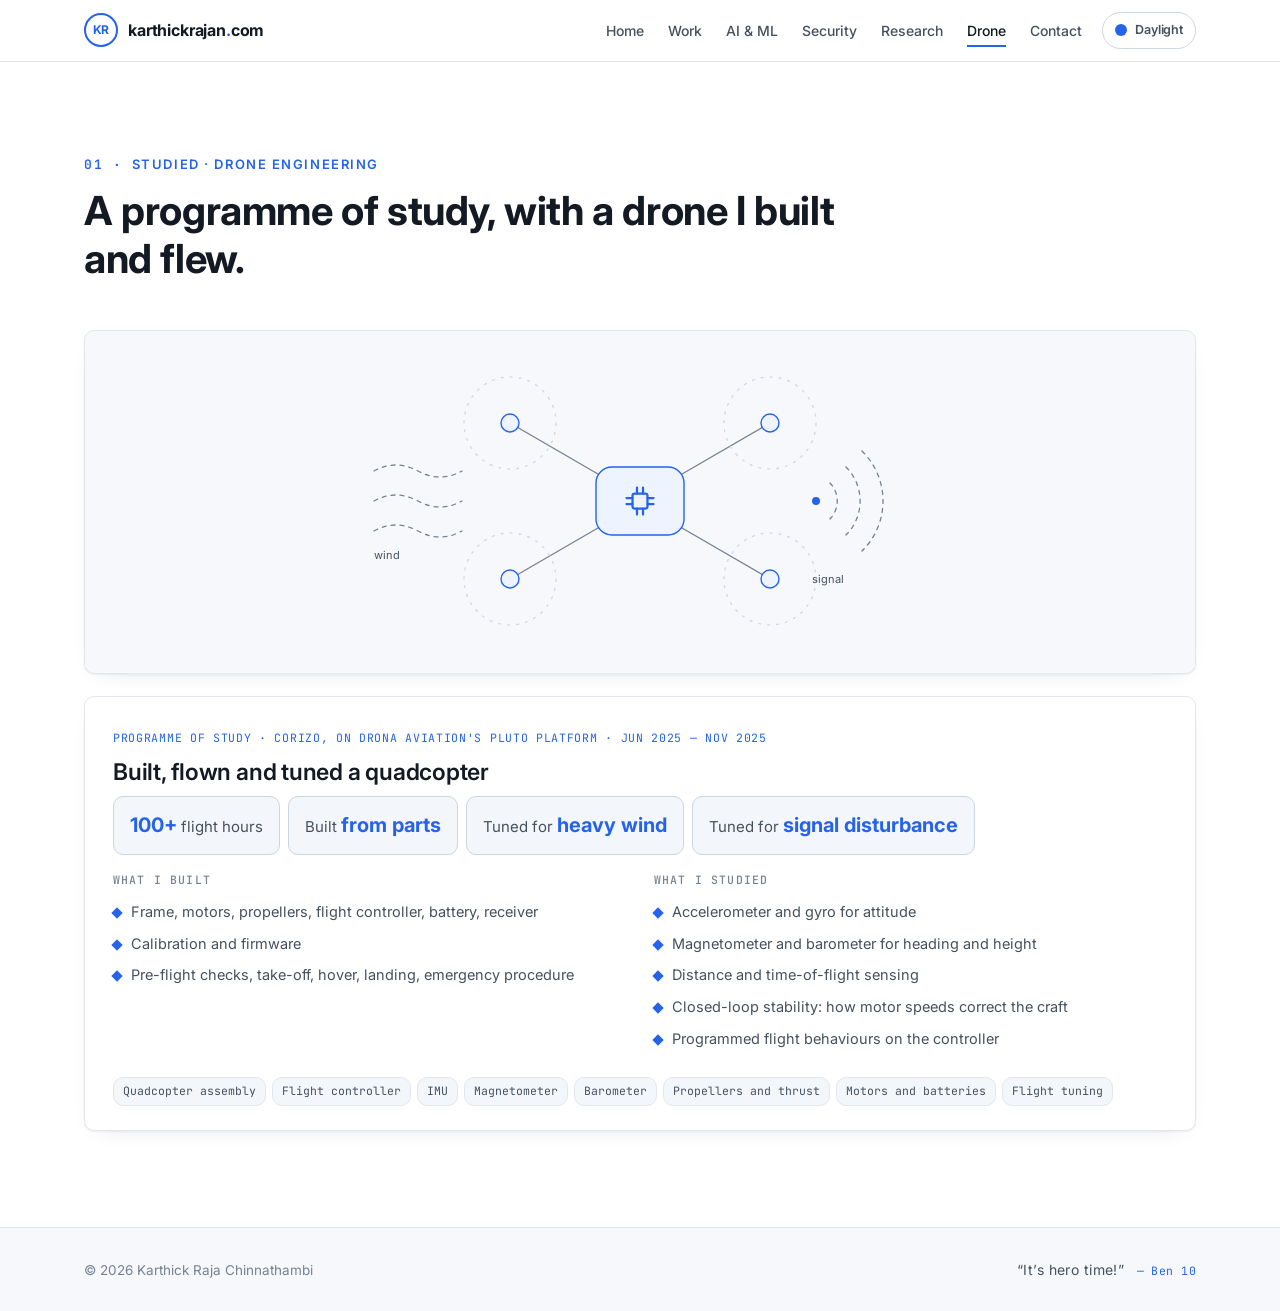
<file: drone.html>
<!DOCTYPE html>
<html lang="en" data-skin="plain">
<head>
  <meta charset="UTF-8" />
  <meta name="viewport" content="width=device-width, initial-scale=1.0" />
  <title>Drone engineering — Karthick Raja Chinnathambi</title>
  <meta name="description" content="Drone engineering programme of study: built a quadcopter, logged 100+ flight hours and tuned it for heavy wind and signal disturbance." />
  <meta name="author" content="Karthick Raja Chinnathambi" />
  <link rel="canonical" href="https://karthickrajan.com/drone.html" />
  <meta property="og:type" content="website" />
  <meta property="og:url" content="https://karthickrajan.com/drone.html" />
  <meta property="og:title" content="Drone engineering — Karthick Raja Chinnathambi" />
  <meta property="og:description" content="Logging platforms, API gateways, FinOps, incident forensics, and research on the audit cost of AI safety guarantees." />
  <meta name="twitter:card" content="summary" />
  <meta name="theme-color" content="#ffffff" />
  <link rel="icon" href="data:image/svg+xml,%3Csvg xmlns='http://www.w3.org/2000/svg' viewBox='0 0 64 64'%3E%3Crect width='64' height='64' rx='12' fill='%230b100e'/%3E%3Ccircle cx='32' cy='32' r='22' fill='none' stroke='%236fd39b' stroke-width='4'/%3E%3Ctext x='32' y='40' font-family='monospace' font-size='20' font-weight='700' text-anchor='middle' fill='%236fd39b'%3EKR%3C/text%3E%3C/svg%3E" />
  <link rel="preconnect" href="https://fonts.googleapis.com" />
  <link rel="preconnect" href="https://fonts.gstatic.com" crossorigin />
  <link href="https://fonts.googleapis.com/css2?family=Chakra+Petch:wght@500;600;700&family=Cinzel:wght@500;600;700&family=Rajdhani:wght@500;600;700&family=Inter:wght@400;500;600;700&family=JetBrains+Mono:wght@400;500&display=swap" rel="stylesheet" />
  <link rel="stylesheet" href="styles.css" />
  <script>
    // Apply the saved skin before first paint
    try { var s = localStorage.getItem('skin2'); if (s === 'plain' || s === 'dial' || s === 'grimoire' || s === 'nightfall') document.documentElement.setAttribute('data-skin', s); } catch (e) {}
  </script>
  <script type="application/ld+json">
  {
    "@context": "https://schema.org",
    "@type": "Person",
    "name": "Karthick Raja Chinnathambi",
    "url": "https://karthickrajan.com/",
    "jobTitle": "DevOps Manager & Solution Architect — Cloud, Platform Engineering & DevSecOps",
    "worksFor": { "@type": "Organization", "name": "Tonik Digital Bank" },
    "alumniOf": [
      { "@type": "CollegeOrUniversity", "name": "SRM Institute of Science and Technology" },
      { "@type": "CollegeOrUniversity", "name": "Anna University" }
    ],
    "knowsAbout": ["AWS", "Google Cloud", "Kong API Gateway", "Grafana Loki", "DevSecOps", "FinOps", "Terraform", "Incident forensics", "Statistical risk control"],
    "sameAs": ["https://www.linkedin.com/in/karthickraja", "https://github.com/damianwayne7"]
  }
  </script>
</head>
<body>
  <a class="skip" href="#main">Skip to content</a>

  <nav class="nav" aria-label="Primary">
    <div class="nav-inner">
      <a href="index.html" class="brand">
        <span class="brand-mark" aria-hidden="true">KR</span>
        <span class="brand-name">karthickrajan<span class="dot">.</span>com</span>
      </a>
      <button class="nav-burger" id="navBurger" aria-label="Open menu" aria-expanded="false" aria-controls="navLinks">
        <span></span><span></span><span></span>
      </button>
      <ul class="nav-links" id="navLinks">
        <li><a href="index.html">Home</a></li>
        <li><a href="work.html">Work</a></li>
        <li><a href="ai.html">AI &amp; ML</a></li>
        <li><a href="security.html">Security</a></li>
        <li><a href="research.html">Research</a></li>
        <li><a href="drone.html" class="is-active" aria-current="page">Drone</a></li>
        <li><a href="index.html#contact">Contact</a></li>
      </ul>
      <button id="skinToggle" class="skin-toggle" aria-label="Switch visual theme">
        <span class="skin-ico" aria-hidden="true"></span>
        <span class="skin-label" id="skinLabel">Daylight</span>
      </button>
    </div>
  </nav>

  <main id="main">

  <section id="drone" class="section page-first">
    <div class="container">
      <div class="section-head">
        <span class="kicker" data-n="01" data-r="I">Studied · drone engineering</span>
        <h2>A programme of study, with a drone I built and flew.</h2>
      </div>
      <figure class="diagram diagram-art">
        <svg class="dg" viewBox="0 0 560 300" style="max-width:560px" role="img" aria-label="Quadcopter seen from above, with wind and radio signal marked">
          <path class="dg-line" d="M250 130 L150 72 M310 130 L410 72 M250 170 L150 228 M310 170 L410 228"/>
          <circle class="art-prop" cx="150" cy="72" r="46"/><circle class="art-prop" cx="410" cy="72" r="46"/><circle class="art-prop" cx="150" cy="228" r="46"/><circle class="art-prop" cx="410" cy="228" r="46"/>
          <circle class="dg-node dg-hot" cx="150" cy="72" r="9"/><circle class="dg-node dg-hot" cx="410" cy="72" r="9"/><circle class="dg-node dg-hot" cx="150" cy="228" r="9"/><circle class="dg-node dg-hot" cx="410" cy="228" r="9"/>
          <rect class="dg-node dg-hot" x="236" y="116" width="88" height="68" rx="16"/>
          <g class="dg-ico" transform="translate(262,132) scale(1.5)"><rect x="7" y="7" width="10" height="10" rx="1.5"/><path d="M10 3v4M14 3v4M10 17v4M14 17v4M3 10h4M3 14h4M17 10h4M17 14h4"/></g>
          <path class="dg-line art-dash" d="M14 120 q22 -12 44 0 t44 0 M14 150 q22 -12 44 0 t44 0 M14 180 q22 -12 44 0 t44 0"/>
          <text class="dg-s" x="14" y="208">wind</text>
          <path class="dg-line art-dash" d="M470 132 a26 26 0 0 1 0 36 M486 116 a48 48 0 0 1 0 68 M502 100 a70 70 0 0 1 0 100"/><circle class="art-dot" cx="456" cy="150" r="4"/>
          <text class="dg-s" x="452" y="232">signal</text>
        </svg>
      </figure>
      <div class="briefs">
        <article class="brief" id="build">
          <span class="case-tag">Programme of study · Corizo, on Drona Aviation's Pluto platform · Jun 2025 — Nov 2025</span>
          <h3>Built, flown and tuned a quadcopter</h3>
          <ul class="chips big"><li><b>100+</b> flight hours</li><li>Built <b>from parts</b></li><li>Tuned for <b>heavy wind</b></li><li>Tuned for <b>signal disturbance</b></li></ul>
          <div class="duo">
            <div>
              <h4>What I built</h4>
              <ul class="ticks">
                <li>Frame, motors, propellers, flight controller, battery, receiver</li>
                <li>Calibration and firmware</li>
                <li>Pre-flight checks, take-off, hover, landing, emergency procedure</li>
              </ul>
            </div>
            <div>
              <h4>What I studied</h4>
              <ul class="ticks">
                <li>Accelerometer and gyro for attitude</li>
                <li>Magnetometer and barometer for heading and height</li>
                <li>Distance and time-of-flight sensing</li>
                <li>Closed-loop stability: how motor speeds correct the craft</li>
                <li>Programmed flight behaviours on the controller</li>
              </ul>
            </div>
          </div>
          <ul class="tech-tags"><li>Quadcopter assembly</li><li>Flight controller</li><li>IMU</li><li>Magnetometer</li><li>Barometer</li><li>Propellers and thrust</li><li>Motors and batteries</li><li>Flight tuning</li></ul>
        </article>
      </div>
    </div>
  </section>

  </main>

  <footer class="footer">
    <div class="container footer-inner">
      <div>&copy; <span id="year">2026</span> Karthick Raja Chinnathambi</div>
      <div class="footer-meta footer-quotes">
        <span class="fq" data-for="dial">&ldquo;It&rsquo;s hero time!&rdquo; <cite>Ben 10</cite></span>
        <span class="fq" data-for="grimoire">&ldquo;Surpass your limits. Right here, right now.&rdquo; <cite>Yami Sukehiro, Black Clover</cite></span>
        <span class="fq" data-for="nightfall">&ldquo;Arise.&rdquo; <cite>Sung Jinwoo, Solo Leveling</cite></span>
      </div>
    </div>
  </footer>

  <script src="script.js"></script>
</body>
</html>
</file>
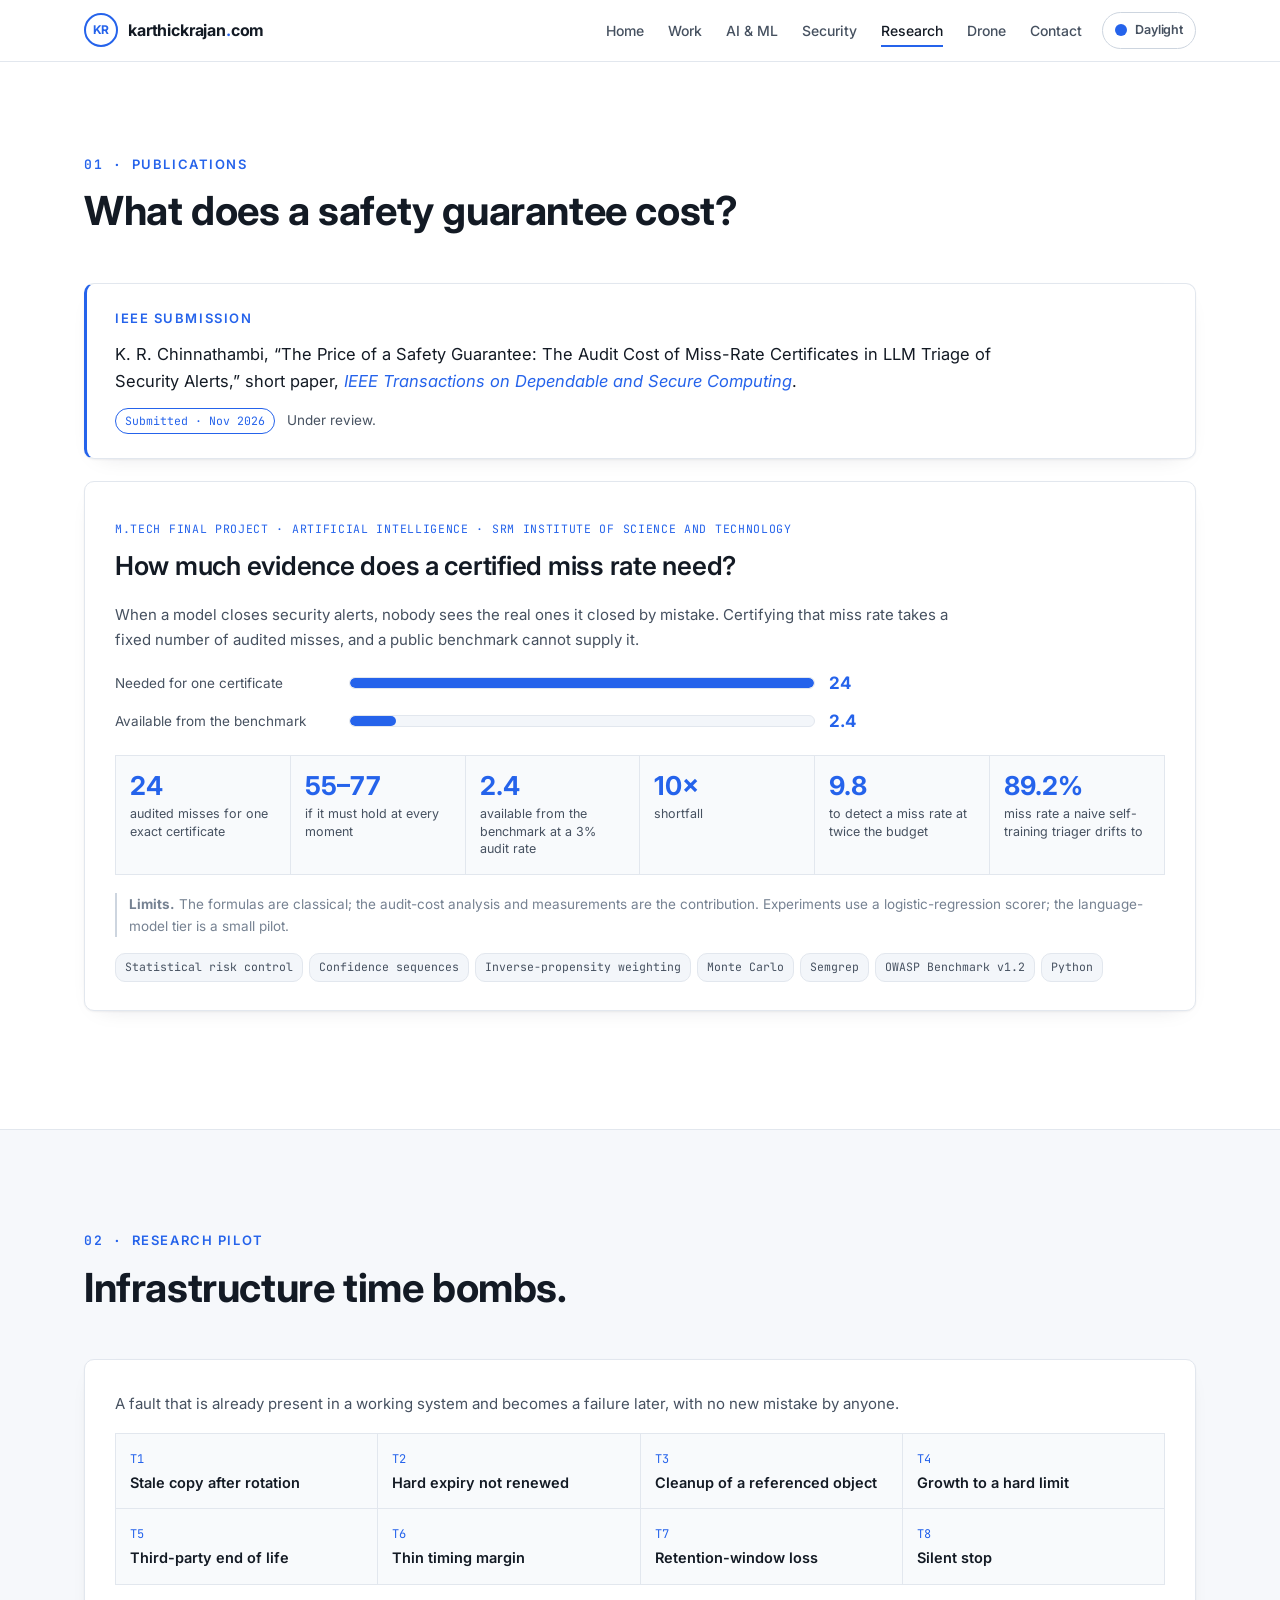
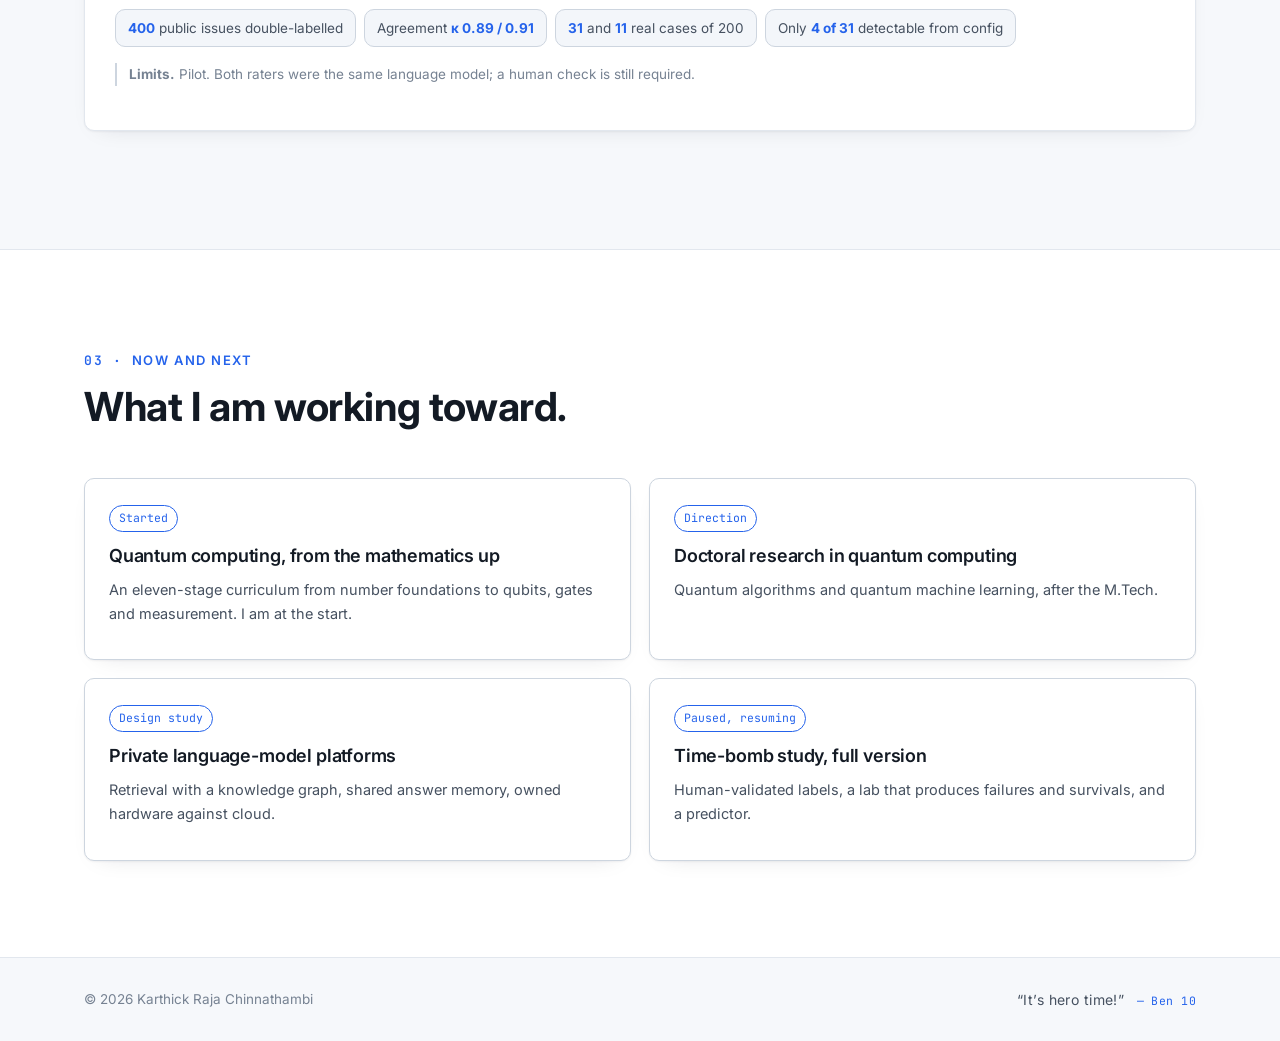
<file: research.html>
<!DOCTYPE html>
<html lang="en" data-skin="plain">
<head>
  <meta charset="UTF-8" />
  <meta name="viewport" content="width=device-width, initial-scale=1.0" />
  <title>Research — Karthick Raja Chinnathambi</title>
  <meta name="description" content="IEEE TDSC submission on the audit cost of safety guarantees for LLM alert triage, the infrastructure time-bomb pilot, and quantum computing plans." />
  <meta name="author" content="Karthick Raja Chinnathambi" />
  <link rel="canonical" href="https://karthickrajan.com/research.html" />
  <meta property="og:type" content="website" />
  <meta property="og:url" content="https://karthickrajan.com/research.html" />
  <meta property="og:title" content="Research — Karthick Raja Chinnathambi" />
  <meta property="og:description" content="Logging platforms, API gateways, FinOps, incident forensics, and research on the audit cost of AI safety guarantees." />
  <meta name="twitter:card" content="summary" />
  <meta name="theme-color" content="#ffffff" />
  <link rel="icon" href="data:image/svg+xml,%3Csvg xmlns='http://www.w3.org/2000/svg' viewBox='0 0 64 64'%3E%3Crect width='64' height='64' rx='12' fill='%230b100e'/%3E%3Ccircle cx='32' cy='32' r='22' fill='none' stroke='%236fd39b' stroke-width='4'/%3E%3Ctext x='32' y='40' font-family='monospace' font-size='20' font-weight='700' text-anchor='middle' fill='%236fd39b'%3EKR%3C/text%3E%3C/svg%3E" />
  <link rel="preconnect" href="https://fonts.googleapis.com" />
  <link rel="preconnect" href="https://fonts.gstatic.com" crossorigin />
  <link href="https://fonts.googleapis.com/css2?family=Chakra+Petch:wght@500;600;700&family=Cinzel:wght@500;600;700&family=Rajdhani:wght@500;600;700&family=Inter:wght@400;500;600;700&family=JetBrains+Mono:wght@400;500&display=swap" rel="stylesheet" />
  <link rel="stylesheet" href="styles.css" />
  <script>
    // Apply the saved skin before first paint
    try { var s = localStorage.getItem('skin2'); if (s === 'plain' || s === 'dial' || s === 'grimoire' || s === 'nightfall') document.documentElement.setAttribute('data-skin', s); } catch (e) {}
  </script>
  <script type="application/ld+json">
  {
    "@context": "https://schema.org",
    "@type": "Person",
    "name": "Karthick Raja Chinnathambi",
    "url": "https://karthickrajan.com/",
    "jobTitle": "DevOps Manager & Solution Architect — Cloud, Platform Engineering & DevSecOps",
    "worksFor": { "@type": "Organization", "name": "Tonik Digital Bank" },
    "alumniOf": [
      { "@type": "CollegeOrUniversity", "name": "SRM Institute of Science and Technology" },
      { "@type": "CollegeOrUniversity", "name": "Anna University" }
    ],
    "knowsAbout": ["AWS", "Google Cloud", "Kong API Gateway", "Grafana Loki", "DevSecOps", "FinOps", "Terraform", "Incident forensics", "Statistical risk control"],
    "sameAs": ["https://www.linkedin.com/in/karthickraja", "https://github.com/damianwayne7"]
  }
  </script>
</head>
<body>
  <a class="skip" href="#main">Skip to content</a>

  <nav class="nav" aria-label="Primary">
    <div class="nav-inner">
      <a href="index.html" class="brand">
        <span class="brand-mark" aria-hidden="true">KR</span>
        <span class="brand-name">karthickrajan<span class="dot">.</span>com</span>
      </a>
      <button class="nav-burger" id="navBurger" aria-label="Open menu" aria-expanded="false" aria-controls="navLinks">
        <span></span><span></span><span></span>
      </button>
      <ul class="nav-links" id="navLinks">
        <li><a href="index.html">Home</a></li>
        <li><a href="work.html">Work</a></li>
        <li><a href="ai.html">AI &amp; ML</a></li>
        <li><a href="security.html">Security</a></li>
        <li><a href="research.html" class="is-active" aria-current="page">Research</a></li>
        <li><a href="drone.html">Drone</a></li>
        <li><a href="index.html#contact">Contact</a></li>
      </ul>
      <button id="skinToggle" class="skin-toggle" aria-label="Switch visual theme">
        <span class="skin-ico" aria-hidden="true"></span>
        <span class="skin-label" id="skinLabel">Daylight</span>
      </button>
    </div>
  </nav>

  <main id="main">

  <section id="publications" class="section page-first">
    <div class="container">
      <div class="section-head">
        <span class="kicker" data-n="01" data-r="I">Publications</span>
        <h2>What does a safety guarantee cost?</h2>
      </div>
      <div class="pub">
        <h3>IEEE submission</h3>
        <p class="pub-cite">K. R. Chinnathambi, &ldquo;The Price of a Safety Guarantee: The Audit Cost of Miss-Rate Certificates in LLM Triage of Security Alerts,&rdquo; short paper, <em>IEEE Transactions on Dependable and Secure Computing</em>.</p>
        <p class="pub-status"><span class="pub-badge">Submitted · Nov 2026</span> Under review.</p>
      </div>
      <article class="paper">
        <div class="paper-head">
          <span class="case-tag">M.Tech final project · Artificial Intelligence · SRM Institute of Science and Technology</span>
          <h3>How much evidence does a certified miss rate need?</h3>
        </div>
        <p class="brief-line">When a model closes security alerts, nobody sees the real ones it closed by mistake. Certifying that miss rate takes a fixed number of audited misses, and a public benchmark cannot supply it.</p>
        <div class="bars" role="img" aria-label="Audited misses needed, 24, against 2.4 available from the benchmark">
          <div class="bar-row"><span>Needed for one certificate</span><div class="bar"><i style="width:100%"></i></div><b>24</b></div>
          <div class="bar-row"><span>Available from the benchmark</span><div class="bar"><i style="width:10%"></i></div><b>2.4</b></div>
        </div>
        <ul class="paper-metrics wide">
          <li><b>24</b><span>audited misses for one exact certificate</span></li>
          <li><b>55–77</b><span>if it must hold at every moment</span></li>
          <li><b>2.4</b><span>available from the benchmark at a 3% audit rate</span></li>
          <li><b>10×</b><span>shortfall</span></li>
          <li><b>9.8</b><span>to detect a miss rate at twice the budget</span></li>
          <li><b>89.2%</b><span>miss rate a naive self-training triager drifts to</span></li>
        </ul>
        <p class="paper-limits"><strong>Limits.</strong> The formulas are classical; the audit-cost analysis and measurements are the contribution. Experiments use a logistic-regression scorer; the language-model tier is a small pilot.</p>
        <ul class="tech-tags"><li>Statistical risk control</li><li>Confidence sequences</li><li>Inverse-propensity weighting</li><li>Monte Carlo</li><li>Semgrep</li><li>OWASP Benchmark v1.2</li><li>Python</li></ul>
      </article>
    </div>
  </section>

  <section id="timebombs" class="section section-alt">
    <div class="container">
      <div class="section-head">
        <span class="kicker" data-n="02" data-r="II">Research pilot</span>
        <h2>Infrastructure time bombs.</h2>
      </div>
      <article class="paper bomb">
        <p class="brief-line">A fault that is already present in a working system and becomes a failure later, with no new mistake by anyone.</p>
        <ol class="bomb-grid">
          <li><span class="bomb-id">T1</span><b>Stale copy after rotation</b></li>
          <li><span class="bomb-id">T2</span><b>Hard expiry not renewed</b></li>
          <li><span class="bomb-id">T3</span><b>Cleanup of a referenced object</b></li>
          <li><span class="bomb-id">T4</span><b>Growth to a hard limit</b></li>
          <li><span class="bomb-id">T5</span><b>Third-party end of life</b></li>
          <li><span class="bomb-id">T6</span><b>Thin timing margin</b></li>
          <li><span class="bomb-id">T7</span><b>Retention-window loss</b></li>
          <li><span class="bomb-id">T8</span><b>Silent stop</b></li>
        </ol>
        <ul class="chips"><li><b>400</b> public issues double-labelled</li><li>Agreement <b>κ 0.89 / 0.91</b></li><li><b>31</b> and <b>11</b> real cases of 200</li><li>Only <b>4 of 31</b> detectable from config</li></ul>
        <p class="paper-limits"><strong>Limits.</strong> Pilot. Both raters were the same language model; a human check is still required.</p>
      </article>
    </div>
  </section>

  <section id="next" class="section">
    <div class="container">
      <div class="section-head">
        <span class="kicker" data-n="03" data-r="III">Now and next</span>
        <h2>What I am working toward.</h2>
      </div>
      <div class="now-grid">
        <article class="now-card"><span class="now-state">Started</span><h3>Quantum computing, from the mathematics up</h3><p>An eleven-stage curriculum from number foundations to qubits, gates and measurement. I am at the start.</p></article>
        <article class="now-card"><span class="now-state">Direction</span><h3>Doctoral research in quantum computing</h3><p>Quantum algorithms and quantum machine learning, after the M.Tech.</p></article>
        <article class="now-card"><span class="now-state">Design study</span><h3>Private language-model platforms</h3><p>Retrieval with a knowledge graph, shared answer memory, owned hardware against cloud.</p></article>
        <article class="now-card"><span class="now-state">Paused, resuming</span><h3>Time-bomb study, full version</h3><p>Human-validated labels, a lab that produces failures and survivals, and a predictor.</p></article>
      </div>
    </div>
  </section>

  </main>

  <footer class="footer">
    <div class="container footer-inner">
      <div>&copy; <span id="year">2026</span> Karthick Raja Chinnathambi</div>
      <div class="footer-meta footer-quotes">
        <span class="fq" data-for="dial">&ldquo;It&rsquo;s hero time!&rdquo; <cite>Ben 10</cite></span>
        <span class="fq" data-for="grimoire">&ldquo;Surpass your limits. Right here, right now.&rdquo; <cite>Yami Sukehiro, Black Clover</cite></span>
        <span class="fq" data-for="nightfall">&ldquo;Arise.&rdquo; <cite>Sung Jinwoo, Solo Leveling</cite></span>
      </div>
    </div>
  </footer>

  <script src="script.js"></script>
</body>
</html>
</file>
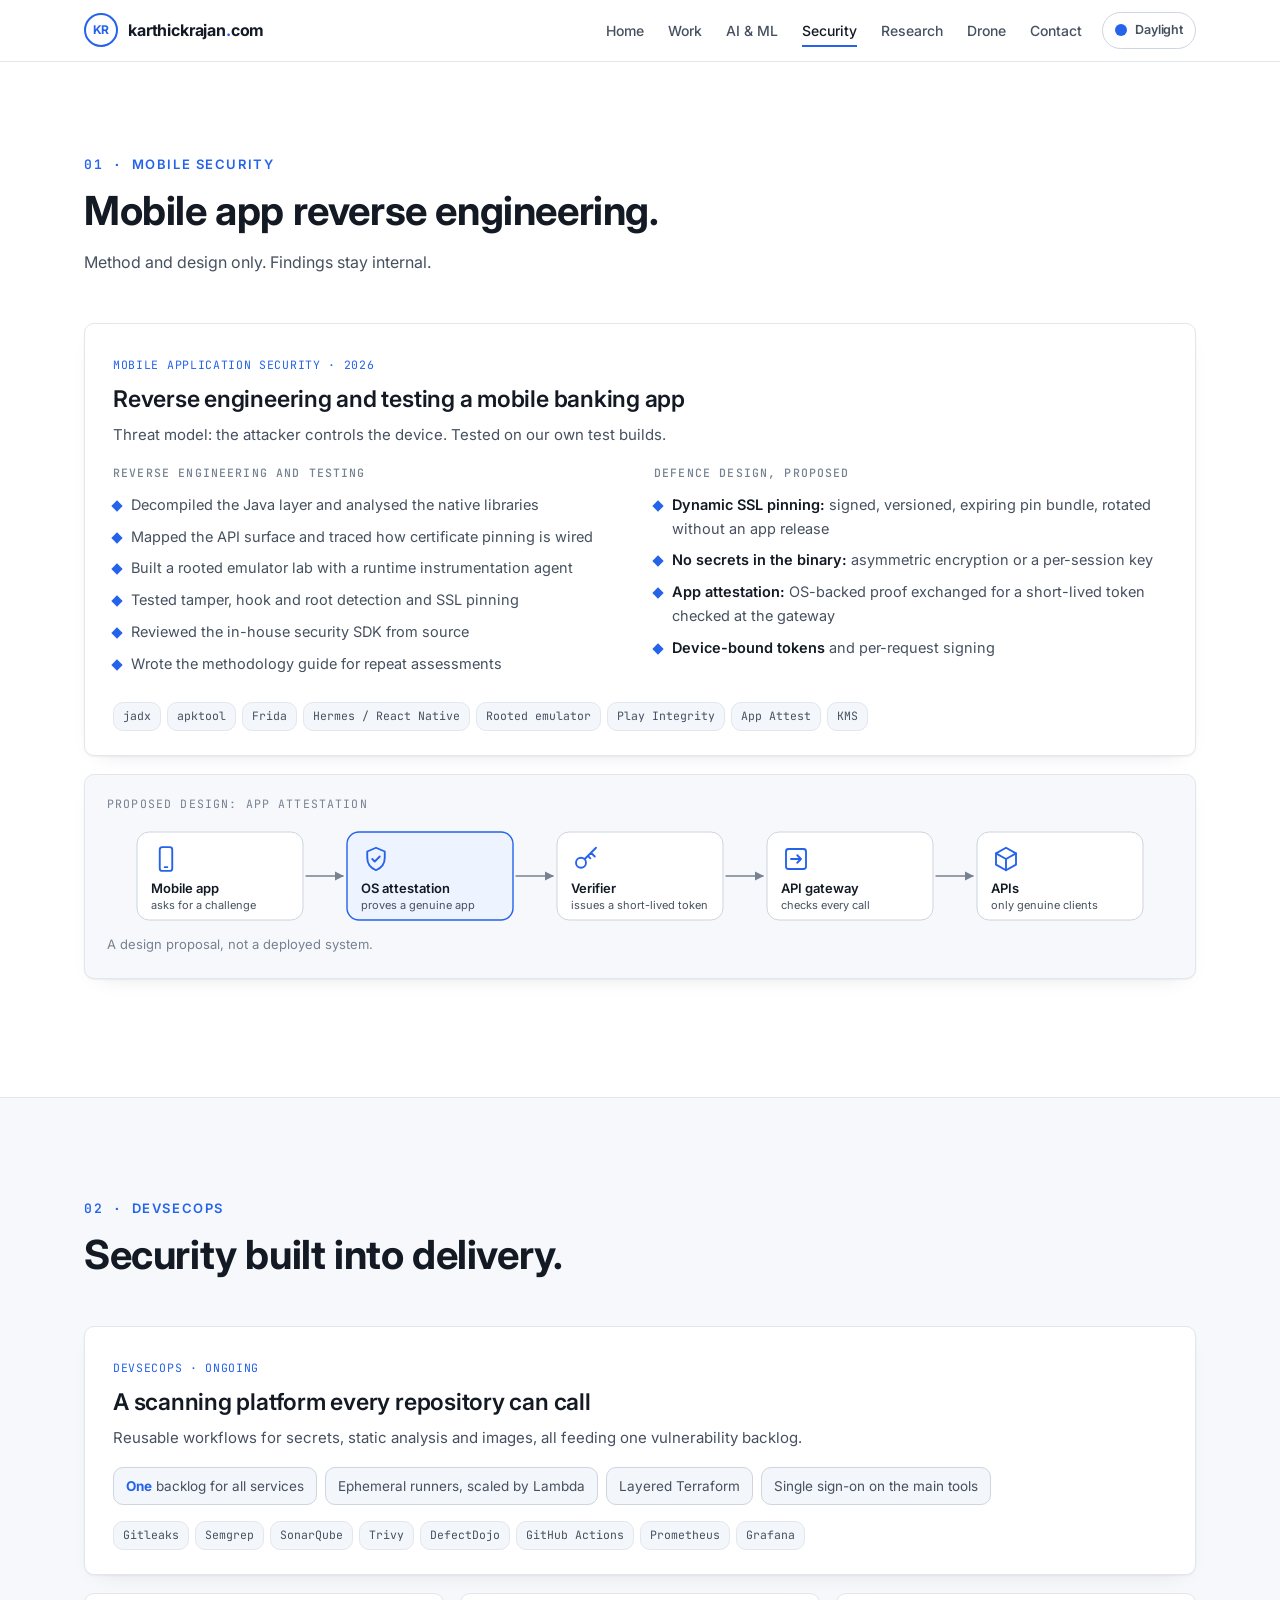
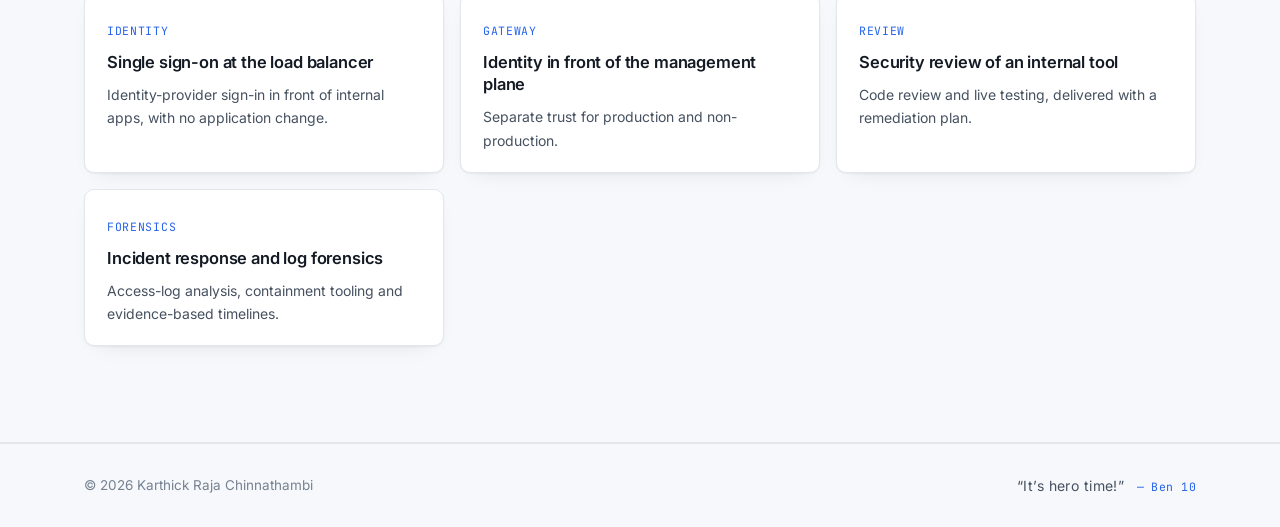
<file: security.html>
<!DOCTYPE html>
<html lang="en" data-skin="plain">
<head>
  <meta charset="UTF-8" />
  <meta name="viewport" content="width=device-width, initial-scale=1.0" />
  <title>Security — Karthick Raja Chinnathambi</title>
  <meta name="description" content="Mobile app reverse engineering, SSL pinning testing, dynamic pinning design, and the DevSecOps scanning platform." />
  <meta name="author" content="Karthick Raja Chinnathambi" />
  <link rel="canonical" href="https://karthickrajan.com/security.html" />
  <meta property="og:type" content="website" />
  <meta property="og:url" content="https://karthickrajan.com/security.html" />
  <meta property="og:title" content="Security — Karthick Raja Chinnathambi" />
  <meta property="og:description" content="Logging platforms, API gateways, FinOps, incident forensics, and research on the audit cost of AI safety guarantees." />
  <meta name="twitter:card" content="summary" />
  <meta name="theme-color" content="#ffffff" />
  <link rel="icon" href="data:image/svg+xml,%3Csvg xmlns='http://www.w3.org/2000/svg' viewBox='0 0 64 64'%3E%3Crect width='64' height='64' rx='12' fill='%230b100e'/%3E%3Ccircle cx='32' cy='32' r='22' fill='none' stroke='%236fd39b' stroke-width='4'/%3E%3Ctext x='32' y='40' font-family='monospace' font-size='20' font-weight='700' text-anchor='middle' fill='%236fd39b'%3EKR%3C/text%3E%3C/svg%3E" />
  <link rel="preconnect" href="https://fonts.googleapis.com" />
  <link rel="preconnect" href="https://fonts.gstatic.com" crossorigin />
  <link href="https://fonts.googleapis.com/css2?family=Chakra+Petch:wght@500;600;700&family=Cinzel:wght@500;600;700&family=Rajdhani:wght@500;600;700&family=Inter:wght@400;500;600;700&family=JetBrains+Mono:wght@400;500&display=swap" rel="stylesheet" />
  <link rel="stylesheet" href="styles.css" />
  <script>
    // Apply the saved skin before first paint
    try { var s = localStorage.getItem('skin2'); if (s === 'plain' || s === 'dial' || s === 'grimoire' || s === 'nightfall') document.documentElement.setAttribute('data-skin', s); } catch (e) {}
  </script>
  <script type="application/ld+json">
  {
    "@context": "https://schema.org",
    "@type": "Person",
    "name": "Karthick Raja Chinnathambi",
    "url": "https://karthickrajan.com/",
    "jobTitle": "DevOps Manager & Solution Architect — Cloud, Platform Engineering & DevSecOps",
    "worksFor": { "@type": "Organization", "name": "Tonik Digital Bank" },
    "alumniOf": [
      { "@type": "CollegeOrUniversity", "name": "SRM Institute of Science and Technology" },
      { "@type": "CollegeOrUniversity", "name": "Anna University" }
    ],
    "knowsAbout": ["AWS", "Google Cloud", "Kong API Gateway", "Grafana Loki", "DevSecOps", "FinOps", "Terraform", "Incident forensics", "Statistical risk control"],
    "sameAs": ["https://www.linkedin.com/in/karthickraja", "https://github.com/damianwayne7"]
  }
  </script>
</head>
<body>
  <a class="skip" href="#main">Skip to content</a>

  <nav class="nav" aria-label="Primary">
    <div class="nav-inner">
      <a href="index.html" class="brand">
        <span class="brand-mark" aria-hidden="true">KR</span>
        <span class="brand-name">karthickrajan<span class="dot">.</span>com</span>
      </a>
      <button class="nav-burger" id="navBurger" aria-label="Open menu" aria-expanded="false" aria-controls="navLinks">
        <span></span><span></span><span></span>
      </button>
      <ul class="nav-links" id="navLinks">
        <li><a href="index.html">Home</a></li>
        <li><a href="work.html">Work</a></li>
        <li><a href="ai.html">AI &amp; ML</a></li>
        <li><a href="security.html" class="is-active" aria-current="page">Security</a></li>
        <li><a href="research.html">Research</a></li>
        <li><a href="drone.html">Drone</a></li>
        <li><a href="index.html#contact">Contact</a></li>
      </ul>
      <button id="skinToggle" class="skin-toggle" aria-label="Switch visual theme">
        <span class="skin-ico" aria-hidden="true"></span>
        <span class="skin-label" id="skinLabel">Daylight</span>
      </button>
    </div>
  </nav>

  <main id="main">

  <section id="mobile" class="section page-first">
    <div class="container">
      <div class="section-head">
        <span class="kicker" data-n="01" data-r="I">Mobile security</span>
        <h2>Mobile app reverse engineering.</h2>
        <p class="section-sub">Method and design only. Findings stay internal.</p>
      </div>
      <div class="briefs">
        <article class="brief" id="mobile-re">
          <span class="case-tag">Mobile application security · 2026</span>
          <h3>Reverse engineering and testing a mobile banking app</h3>
          <p class="brief-line">Threat model: the attacker controls the device. Tested on our own test builds.</p>
          <div class="duo">
            <div>
              <h4>Reverse engineering and testing</h4>
              <ul class="ticks">
                <li>Decompiled the Java layer and analysed the native libraries</li>
                <li>Mapped the API surface and traced how certificate pinning is wired</li>
                <li>Built a rooted emulator lab with a runtime instrumentation agent</li>
                <li>Tested tamper, hook and root detection and SSL pinning</li>
                <li>Reviewed the in-house security SDK from source</li>
                <li>Wrote the methodology guide for repeat assessments</li>
              </ul>
            </div>
            <div>
              <h4>Defence design, proposed</h4>
              <ul class="ticks">
                <li><b>Dynamic SSL pinning:</b> signed, versioned, expiring pin bundle, rotated without an app release</li>
                <li><b>No secrets in the binary:</b> asymmetric encryption or a per-session key</li>
                <li><b>App attestation:</b> OS-backed proof exchanged for a short-lived token checked at the gateway</li>
                <li><b>Device-bound tokens</b> and per-request signing</li>
              </ul>
            </div>
          </div>
          <ul class="tech-tags"><li>jadx</li><li>apktool</li><li>Frida</li><li>Hermes / React Native</li><li>Rooted emulator</li><li>Play Integrity</li><li>App Attest</li><li>KMS</li></ul>
        </article>
      </div>
      <figure class="diagram">
        <figcaption>Proposed design: app attestation</figcaption>
        <svg class="dg dg-h" viewBox="0 0 1010 92" style="max-width:1010px" role="img" aria-label="Proposed design: app attestation"><defs><marker id="ar15" viewBox="0 0 10 10" refX="9" refY="5" markerWidth="7" markerHeight="7" orient="auto-start-reverse"><path class="dg-arrow" d="M0 0l10 5-10 5z"/></marker></defs><path class="dg-line" d="M171 46.0 C189.5 46.0 189.5 46.0 208 46.0" marker-end="url(#ar15)"/><path class="dg-line" d="M381 46.0 C399.5 46.0 399.5 46.0 418 46.0" marker-end="url(#ar15)"/><path class="dg-line" d="M591 46.0 C609.5 46.0 609.5 46.0 628 46.0" marker-end="url(#ar15)"/><path class="dg-line" d="M801 46.0 C819.5 46.0 819.5 46.0 838 46.0" marker-end="url(#ar15)"/><rect class="dg-node" x="2" y="2.0" width="166" height="88" rx="12"/><g class="dg-ico" transform="translate(16,14.0) scale(1.25)"><rect x="7" y="2.5" width="10" height="19" rx="2"/><path d="M11 18.5h2"/></g><text class="dg-t" x="16" y="63.0">Mobile app</text><text class="dg-s" x="16" y="79.0">asks for a challenge</text><rect class="dg-node dg-hot" x="212" y="2.0" width="166" height="88" rx="12"/><g class="dg-ico" transform="translate(226,14.0) scale(1.25)"><path d="M12 3l7 3v5c0 5-3.5 8.5-7 10-3.5-1.5-7-5-7-10V6l7-3z"/><path d="M9 12l2 2 4-4"/></g><text class="dg-t" x="226" y="63.0">OS attestation</text><text class="dg-s" x="226" y="79.0">proves a genuine app</text><rect class="dg-node" x="422" y="2.0" width="166" height="88" rx="12"/><g class="dg-ico" transform="translate(436,14.0) scale(1.25)"><circle cx="8" cy="15" r="4"/><path d="M11 12l9-9M16 7l3 3M13.5 9.5l2 2"/></g><text class="dg-t" x="436" y="63.0">Verifier</text><text class="dg-s" x="436" y="79.0">issues a short-lived token</text><rect class="dg-node" x="632" y="2.0" width="166" height="88" rx="12"/><g class="dg-ico" transform="translate(646,14.0) scale(1.25)"><rect x="4" y="4" width="16" height="16" rx="2"/><path d="M8 12h8M13 9l3 3-3 3"/></g><text class="dg-t" x="646" y="63.0">API gateway</text><text class="dg-s" x="646" y="79.0">checks every call</text><rect class="dg-node" x="842" y="2.0" width="166" height="88" rx="12"/><g class="dg-ico" transform="translate(856,14.0) scale(1.25)"><path d="M12 3l8 4.5v9L12 21l-8-4.5v-9L12 3z"/><path d="M4 7.5l8 4.5 8-4.5M12 12v9"/></g><text class="dg-t" x="856" y="63.0">APIs</text><text class="dg-s" x="856" y="79.0">only genuine clients</text></svg>
        <svg class="dg dg-v" viewBox="0 0 320 418" style="max-width:320px" role="img" aria-label="Proposed design: app attestation"><defs><marker id="ar16" viewBox="0 0 10 10" refX="9" refY="5" markerWidth="7" markerHeight="7" orient="auto-start-reverse"><path class="dg-arrow" d="M0 0l10 5-10 5z"/></marker></defs><path class="dg-line" d="M160.0 67 V86" marker-end="url(#ar16)"/><path class="dg-line" d="M160.0 155 V174" marker-end="url(#ar16)"/><path class="dg-line" d="M160.0 243 V262" marker-end="url(#ar16)"/><path class="dg-line" d="M160.0 331 V350" marker-end="url(#ar16)"/><rect class="dg-node" x="2" y="2" width="316" height="62" rx="12"/><g class="dg-ico" transform="translate(16,18) scale(1.25)"><rect x="7" y="2.5" width="10" height="19" rx="2"/><path d="M11 18.5h2"/></g><text class="dg-t" x="60" y="29">Mobile app</text><text class="dg-s" x="60" y="47">asks for a challenge</text><rect class="dg-node dg-hot" x="2" y="90" width="316" height="62" rx="12"/><g class="dg-ico" transform="translate(16,106) scale(1.25)"><path d="M12 3l7 3v5c0 5-3.5 8.5-7 10-3.5-1.5-7-5-7-10V6l7-3z"/><path d="M9 12l2 2 4-4"/></g><text class="dg-t" x="60" y="117">OS attestation</text><text class="dg-s" x="60" y="135">proves a genuine app</text><rect class="dg-node" x="2" y="178" width="316" height="62" rx="12"/><g class="dg-ico" transform="translate(16,194) scale(1.25)"><circle cx="8" cy="15" r="4"/><path d="M11 12l9-9M16 7l3 3M13.5 9.5l2 2"/></g><text class="dg-t" x="60" y="205">Verifier</text><text class="dg-s" x="60" y="223">issues a short-lived token</text><rect class="dg-node" x="2" y="266" width="316" height="62" rx="12"/><g class="dg-ico" transform="translate(16,282) scale(1.25)"><rect x="4" y="4" width="16" height="16" rx="2"/><path d="M8 12h8M13 9l3 3-3 3"/></g><text class="dg-t" x="60" y="293">API gateway</text><text class="dg-s" x="60" y="311">checks every call</text><rect class="dg-node" x="2" y="354" width="316" height="62" rx="12"/><g class="dg-ico" transform="translate(16,370) scale(1.25)"><path d="M12 3l8 4.5v9L12 21l-8-4.5v-9L12 3z"/><path d="M4 7.5l8 4.5 8-4.5M12 12v9"/></g><text class="dg-t" x="60" y="381">APIs</text><text class="dg-s" x="60" y="399">only genuine clients</text></svg>
        <p class="diagram-note">A design proposal, not a deployed system.</p>
      </figure>
    </div>
  </section>

  <section id="devsecops" class="section section-alt">
    <div class="container">
      <div class="section-head">
        <span class="kicker" data-n="02" data-r="II">DevSecOps</span>
        <h2>Security built into delivery.</h2>
      </div>
      <div class="briefs">
        <article class="brief" id="devsecops-platform">
          <span class="case-tag">DevSecOps · ongoing</span>
          <h3>A scanning platform every repository can call</h3>
          <p class="brief-line">Reusable workflows for secrets, static analysis and images, all feeding one vulnerability backlog.</p>
          <ul class="chips"><li><b>One</b> backlog for all services</li><li>Ephemeral runners, scaled by Lambda</li><li>Layered Terraform</li><li>Single sign-on on the main tools</li></ul>
          <ul class="tech-tags"><li>Gitleaks</li><li>Semgrep</li><li>SonarQube</li><li>Trivy</li><li>DefectDojo</li><li>GitHub Actions</li><li>Prometheus</li><li>Grafana</li></ul>
        </article>
      </div>
      <div class="notes-grid" style="margin-top:18px">
        <article class="note" data-cat="security">
          <span class="note-tag">Identity</span>
          <h3>Single sign-on at the load balancer</h3>
          <p>Identity-provider sign-in in front of internal apps, with no application change.</p>
        </article>
        <article class="note" data-cat="security">
          <span class="note-tag">Gateway</span>
          <h3>Identity in front of the management plane</h3>
          <p>Separate trust for production and non-production.</p>
        </article>
        <article class="note" data-cat="security">
          <span class="note-tag">Review</span>
          <h3>Security review of an internal tool</h3>
          <p>Code review and live testing, delivered with a remediation plan.</p>
        </article>
        <article class="note" data-cat="security">
          <span class="note-tag">Forensics</span>
          <h3>Incident response and log forensics</h3>
          <p>Access-log analysis, containment tooling and evidence-based timelines.</p>
        </article>
      </div>
    </div>
  </section>

  </main>

  <footer class="footer">
    <div class="container footer-inner">
      <div>&copy; <span id="year">2026</span> Karthick Raja Chinnathambi</div>
      <div class="footer-meta footer-quotes">
        <span class="fq" data-for="dial">&ldquo;It&rsquo;s hero time!&rdquo; <cite>Ben 10</cite></span>
        <span class="fq" data-for="grimoire">&ldquo;Surpass your limits. Right here, right now.&rdquo; <cite>Yami Sukehiro, Black Clover</cite></span>
        <span class="fq" data-for="nightfall">&ldquo;Arise.&rdquo; <cite>Sung Jinwoo, Solo Leveling</cite></span>
      </div>
    </div>
  </footer>

  <script src="script.js"></script>
</body>
</html>
</file>
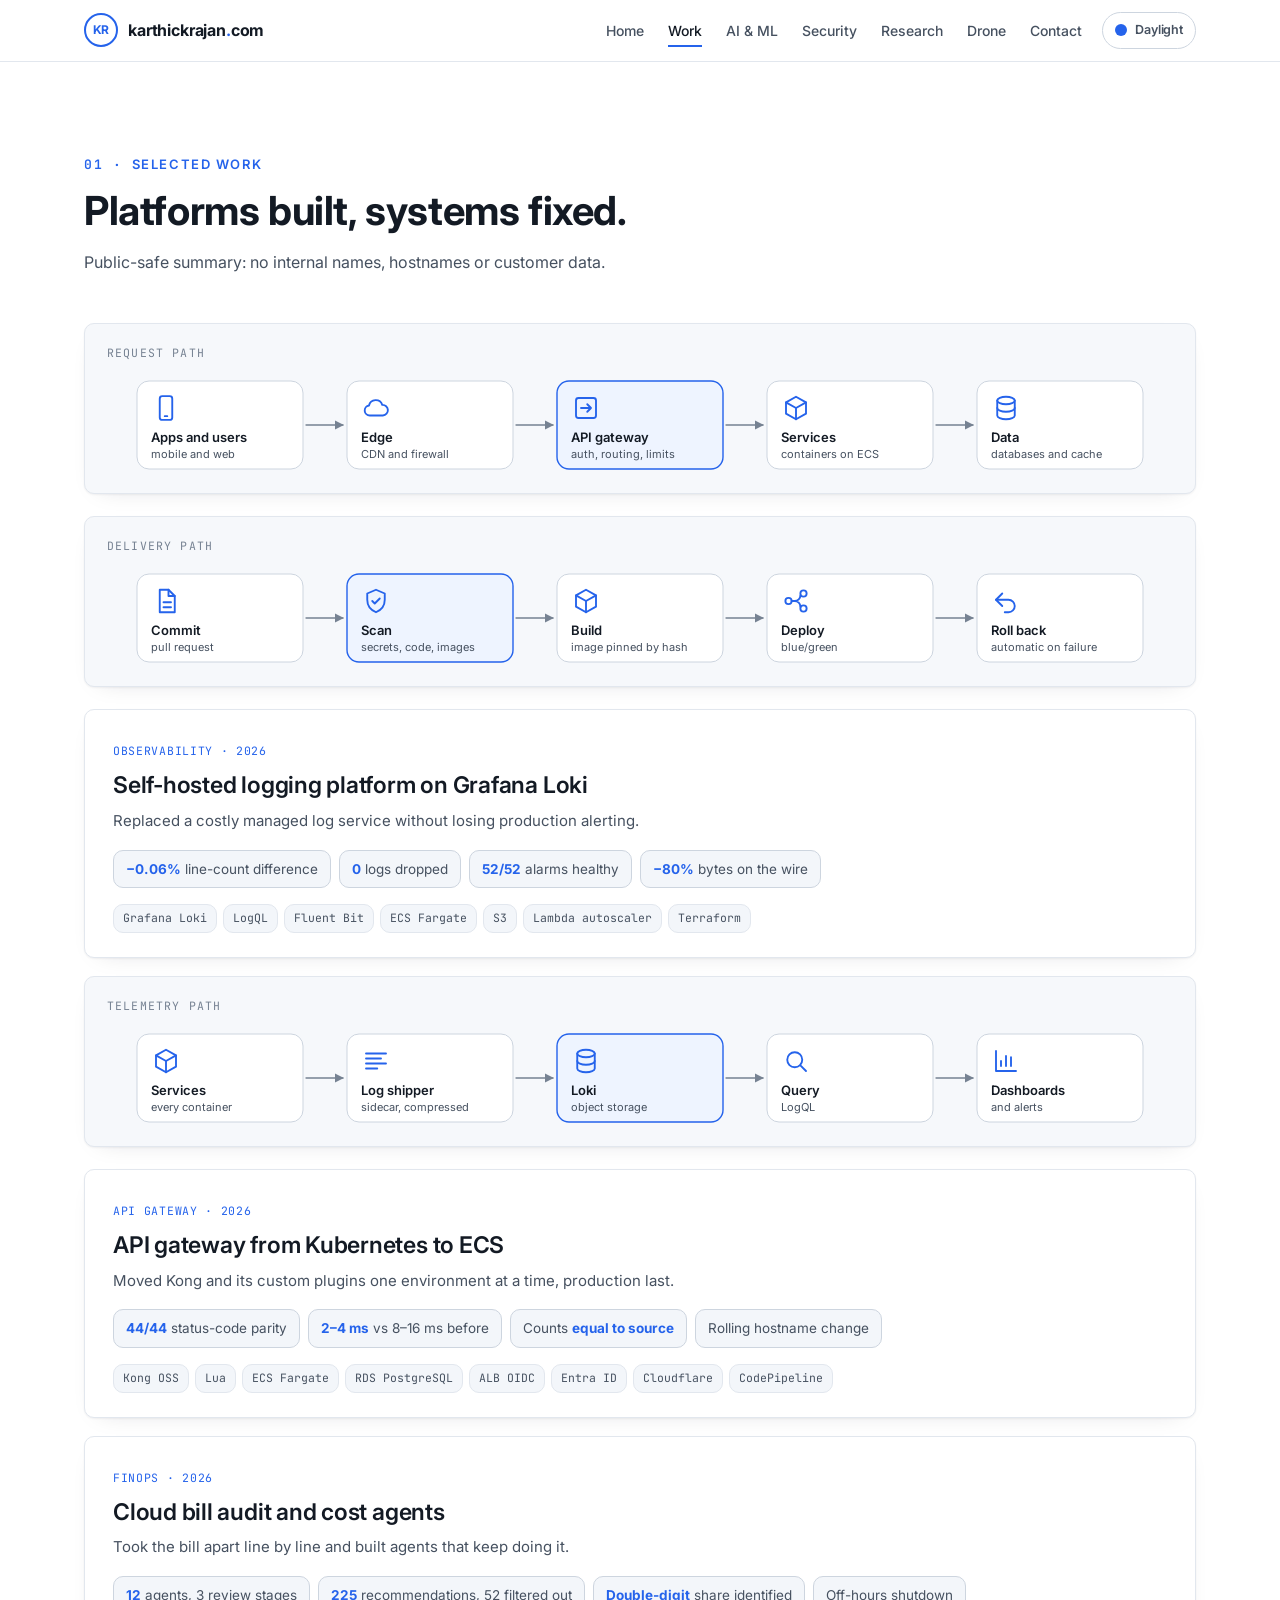
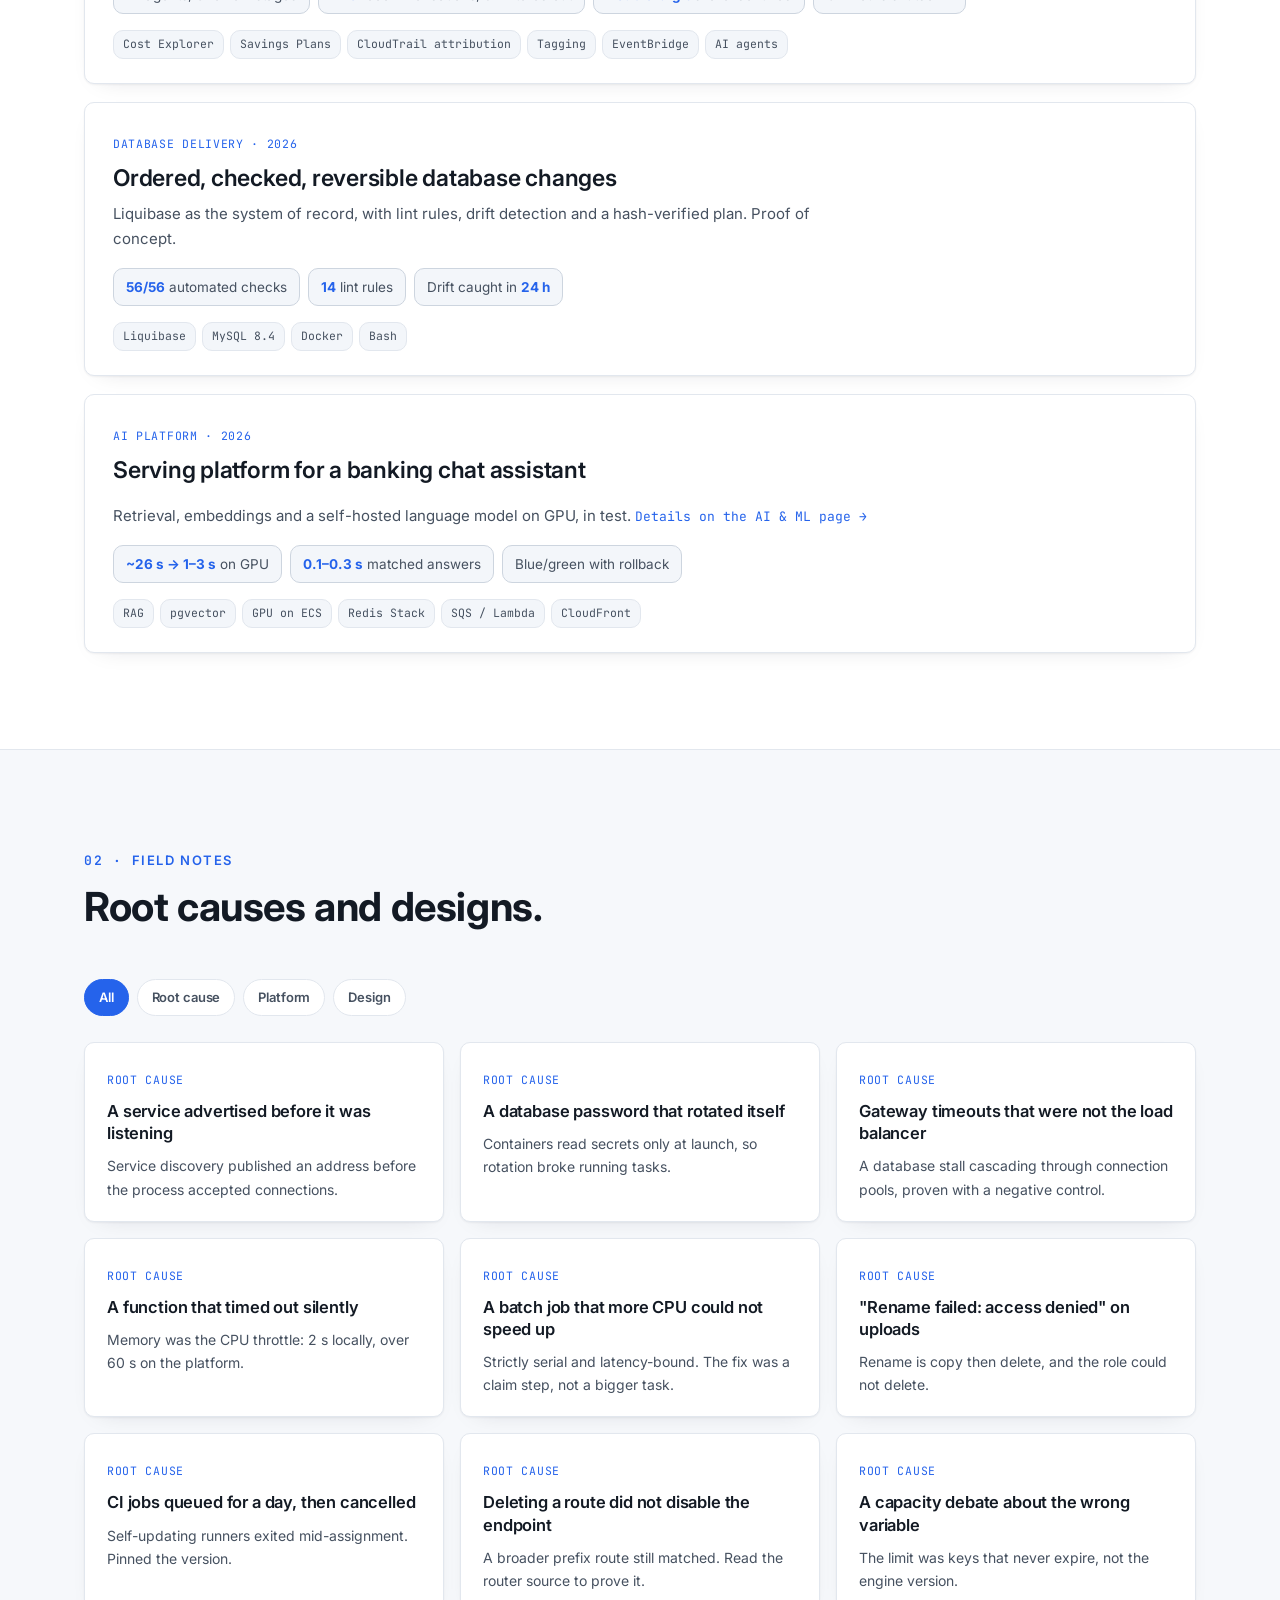
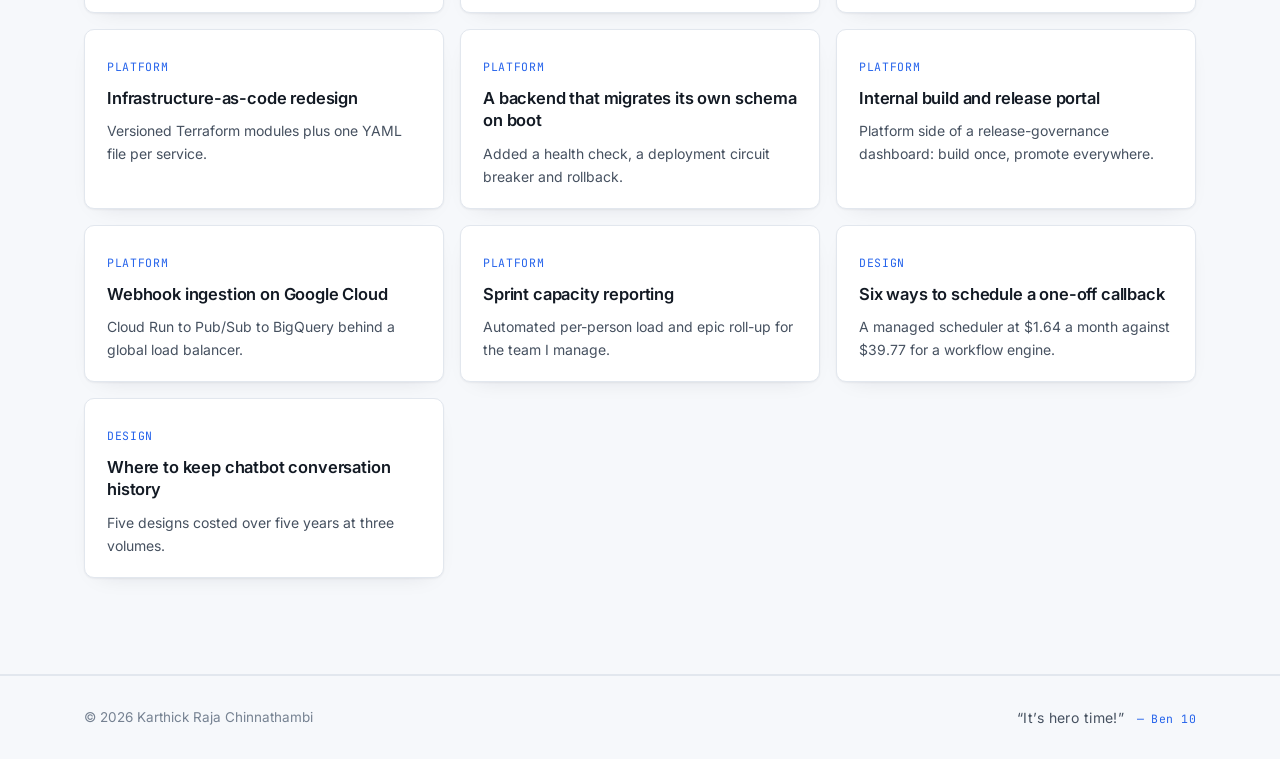
<file: work.html>
<!DOCTYPE html>
<html lang="en" data-skin="plain">
<head>
  <meta charset="UTF-8" />
  <meta name="viewport" content="width=device-width, initial-scale=1.0" />
  <title>Work — Karthick Raja Chinnathambi</title>
  <meta name="description" content="Selected platform, gateway, FinOps and database work, plus root-cause field notes." />
  <meta name="author" content="Karthick Raja Chinnathambi" />
  <link rel="canonical" href="https://karthickrajan.com/work.html" />
  <meta property="og:type" content="website" />
  <meta property="og:url" content="https://karthickrajan.com/work.html" />
  <meta property="og:title" content="Work — Karthick Raja Chinnathambi" />
  <meta property="og:description" content="Logging platforms, API gateways, FinOps, incident forensics, and research on the audit cost of AI safety guarantees." />
  <meta name="twitter:card" content="summary" />
  <meta name="theme-color" content="#ffffff" />
  <link rel="icon" href="data:image/svg+xml,%3Csvg xmlns='http://www.w3.org/2000/svg' viewBox='0 0 64 64'%3E%3Crect width='64' height='64' rx='12' fill='%230b100e'/%3E%3Ccircle cx='32' cy='32' r='22' fill='none' stroke='%236fd39b' stroke-width='4'/%3E%3Ctext x='32' y='40' font-family='monospace' font-size='20' font-weight='700' text-anchor='middle' fill='%236fd39b'%3EKR%3C/text%3E%3C/svg%3E" />
  <link rel="preconnect" href="https://fonts.googleapis.com" />
  <link rel="preconnect" href="https://fonts.gstatic.com" crossorigin />
  <link href="https://fonts.googleapis.com/css2?family=Chakra+Petch:wght@500;600;700&family=Cinzel:wght@500;600;700&family=Rajdhani:wght@500;600;700&family=Inter:wght@400;500;600;700&family=JetBrains+Mono:wght@400;500&display=swap" rel="stylesheet" />
  <link rel="stylesheet" href="styles.css" />
  <script>
    // Apply the saved skin before first paint
    try { var s = localStorage.getItem('skin2'); if (s === 'plain' || s === 'dial' || s === 'grimoire' || s === 'nightfall') document.documentElement.setAttribute('data-skin', s); } catch (e) {}
  </script>
  <script type="application/ld+json">
  {
    "@context": "https://schema.org",
    "@type": "Person",
    "name": "Karthick Raja Chinnathambi",
    "url": "https://karthickrajan.com/",
    "jobTitle": "DevOps Manager & Solution Architect — Cloud, Platform Engineering & DevSecOps",
    "worksFor": { "@type": "Organization", "name": "Tonik Digital Bank" },
    "alumniOf": [
      { "@type": "CollegeOrUniversity", "name": "SRM Institute of Science and Technology" },
      { "@type": "CollegeOrUniversity", "name": "Anna University" }
    ],
    "knowsAbout": ["AWS", "Google Cloud", "Kong API Gateway", "Grafana Loki", "DevSecOps", "FinOps", "Terraform", "Incident forensics", "Statistical risk control"],
    "sameAs": ["https://www.linkedin.com/in/karthickraja", "https://github.com/damianwayne7"]
  }
  </script>
</head>
<body>
  <a class="skip" href="#main">Skip to content</a>

  <nav class="nav" aria-label="Primary">
    <div class="nav-inner">
      <a href="index.html" class="brand">
        <span class="brand-mark" aria-hidden="true">KR</span>
        <span class="brand-name">karthickrajan<span class="dot">.</span>com</span>
      </a>
      <button class="nav-burger" id="navBurger" aria-label="Open menu" aria-expanded="false" aria-controls="navLinks">
        <span></span><span></span><span></span>
      </button>
      <ul class="nav-links" id="navLinks">
        <li><a href="index.html">Home</a></li>
        <li><a href="work.html" class="is-active" aria-current="page">Work</a></li>
        <li><a href="ai.html">AI &amp; ML</a></li>
        <li><a href="security.html">Security</a></li>
        <li><a href="research.html">Research</a></li>
        <li><a href="drone.html">Drone</a></li>
        <li><a href="index.html#contact">Contact</a></li>
      </ul>
      <button id="skinToggle" class="skin-toggle" aria-label="Switch visual theme">
        <span class="skin-ico" aria-hidden="true"></span>
        <span class="skin-label" id="skinLabel">Daylight</span>
      </button>
    </div>
  </nav>

  <main id="main">

  <section id="work" class="section page-first">
    <div class="container">
      <div class="section-head">
        <span class="kicker" data-n="01" data-r="I">Selected work</span>
        <h2>Platforms built, systems fixed.</h2>
        <p class="section-sub">Public-safe summary: no internal names, hostnames or customer data.</p>
      </div>
      <figure class="diagram">
        <figcaption>Request path</figcaption>
        <svg class="dg dg-h" viewBox="0 0 1010 92" style="max-width:1010px" role="img" aria-label="Request path"><defs><marker id="ar1" viewBox="0 0 10 10" refX="9" refY="5" markerWidth="7" markerHeight="7" orient="auto-start-reverse"><path class="dg-arrow" d="M0 0l10 5-10 5z"/></marker></defs><path class="dg-line" d="M171 46.0 C189.5 46.0 189.5 46.0 208 46.0" marker-end="url(#ar1)"/><path class="dg-line" d="M381 46.0 C399.5 46.0 399.5 46.0 418 46.0" marker-end="url(#ar1)"/><path class="dg-line" d="M591 46.0 C609.5 46.0 609.5 46.0 628 46.0" marker-end="url(#ar1)"/><path class="dg-line" d="M801 46.0 C819.5 46.0 819.5 46.0 838 46.0" marker-end="url(#ar1)"/><rect class="dg-node" x="2" y="2.0" width="166" height="88" rx="12"/><g class="dg-ico" transform="translate(16,14.0) scale(1.25)"><rect x="7" y="2.5" width="10" height="19" rx="2"/><path d="M11 18.5h2"/></g><text class="dg-t" x="16" y="63.0">Apps and users</text><text class="dg-s" x="16" y="79.0">mobile and web</text><rect class="dg-node" x="212" y="2.0" width="166" height="88" rx="12"/><g class="dg-ico" transform="translate(226,14.0) scale(1.25)"><path d="M7 18a4 4 0 0 1-.6-7.96A5.5 5.5 0 0 1 17 9.5a4.25 4.25 0 0 1 .5 8.5H7z"/></g><text class="dg-t" x="226" y="63.0">Edge</text><text class="dg-s" x="226" y="79.0">CDN and firewall</text><rect class="dg-node dg-hot" x="422" y="2.0" width="166" height="88" rx="12"/><g class="dg-ico" transform="translate(436,14.0) scale(1.25)"><rect x="4" y="4" width="16" height="16" rx="2"/><path d="M8 12h8M13 9l3 3-3 3"/></g><text class="dg-t" x="436" y="63.0">API gateway</text><text class="dg-s" x="436" y="79.0">auth, routing, limits</text><rect class="dg-node" x="632" y="2.0" width="166" height="88" rx="12"/><g class="dg-ico" transform="translate(646,14.0) scale(1.25)"><path d="M12 3l8 4.5v9L12 21l-8-4.5v-9L12 3z"/><path d="M4 7.5l8 4.5 8-4.5M12 12v9"/></g><text class="dg-t" x="646" y="63.0">Services</text><text class="dg-s" x="646" y="79.0">containers on ECS</text><rect class="dg-node" x="842" y="2.0" width="166" height="88" rx="12"/><g class="dg-ico" transform="translate(856,14.0) scale(1.25)"><ellipse cx="12" cy="6" rx="7" ry="3"/><path d="M5 6v12c0 1.66 3.13 3 7 3s7-1.34 7-3V6"/><path d="M5 12c0 1.66 3.13 3 7 3s7-1.34 7-3"/></g><text class="dg-t" x="856" y="63.0">Data</text><text class="dg-s" x="856" y="79.0">databases and cache</text></svg>
        <svg class="dg dg-v" viewBox="0 0 320 418" style="max-width:320px" role="img" aria-label="Request path"><defs><marker id="ar2" viewBox="0 0 10 10" refX="9" refY="5" markerWidth="7" markerHeight="7" orient="auto-start-reverse"><path class="dg-arrow" d="M0 0l10 5-10 5z"/></marker></defs><path class="dg-line" d="M160.0 67 V86" marker-end="url(#ar2)"/><path class="dg-line" d="M160.0 155 V174" marker-end="url(#ar2)"/><path class="dg-line" d="M160.0 243 V262" marker-end="url(#ar2)"/><path class="dg-line" d="M160.0 331 V350" marker-end="url(#ar2)"/><rect class="dg-node" x="2" y="2" width="316" height="62" rx="12"/><g class="dg-ico" transform="translate(16,18) scale(1.25)"><rect x="7" y="2.5" width="10" height="19" rx="2"/><path d="M11 18.5h2"/></g><text class="dg-t" x="60" y="29">Apps and users</text><text class="dg-s" x="60" y="47">mobile and web</text><rect class="dg-node" x="2" y="90" width="316" height="62" rx="12"/><g class="dg-ico" transform="translate(16,106) scale(1.25)"><path d="M7 18a4 4 0 0 1-.6-7.96A5.5 5.5 0 0 1 17 9.5a4.25 4.25 0 0 1 .5 8.5H7z"/></g><text class="dg-t" x="60" y="117">Edge</text><text class="dg-s" x="60" y="135">CDN and firewall</text><rect class="dg-node dg-hot" x="2" y="178" width="316" height="62" rx="12"/><g class="dg-ico" transform="translate(16,194) scale(1.25)"><rect x="4" y="4" width="16" height="16" rx="2"/><path d="M8 12h8M13 9l3 3-3 3"/></g><text class="dg-t" x="60" y="205">API gateway</text><text class="dg-s" x="60" y="223">auth, routing, limits</text><rect class="dg-node" x="2" y="266" width="316" height="62" rx="12"/><g class="dg-ico" transform="translate(16,282) scale(1.25)"><path d="M12 3l8 4.5v9L12 21l-8-4.5v-9L12 3z"/><path d="M4 7.5l8 4.5 8-4.5M12 12v9"/></g><text class="dg-t" x="60" y="293">Services</text><text class="dg-s" x="60" y="311">containers on ECS</text><rect class="dg-node" x="2" y="354" width="316" height="62" rx="12"/><g class="dg-ico" transform="translate(16,370) scale(1.25)"><ellipse cx="12" cy="6" rx="7" ry="3"/><path d="M5 6v12c0 1.66 3.13 3 7 3s7-1.34 7-3V6"/><path d="M5 12c0 1.66 3.13 3 7 3s7-1.34 7-3"/></g><text class="dg-t" x="60" y="381">Data</text><text class="dg-s" x="60" y="399">databases and cache</text></svg>
      </figure>
      <figure class="diagram">
        <figcaption>Delivery path</figcaption>
        <svg class="dg dg-h" viewBox="0 0 1010 92" style="max-width:1010px" role="img" aria-label="Delivery path"><defs><marker id="ar3" viewBox="0 0 10 10" refX="9" refY="5" markerWidth="7" markerHeight="7" orient="auto-start-reverse"><path class="dg-arrow" d="M0 0l10 5-10 5z"/></marker></defs><path class="dg-line" d="M171 46.0 C189.5 46.0 189.5 46.0 208 46.0" marker-end="url(#ar3)"/><path class="dg-line" d="M381 46.0 C399.5 46.0 399.5 46.0 418 46.0" marker-end="url(#ar3)"/><path class="dg-line" d="M591 46.0 C609.5 46.0 609.5 46.0 628 46.0" marker-end="url(#ar3)"/><path class="dg-line" d="M801 46.0 C819.5 46.0 819.5 46.0 838 46.0" marker-end="url(#ar3)"/><rect class="dg-node" x="2" y="2.0" width="166" height="88" rx="12"/><g class="dg-ico" transform="translate(16,14.0) scale(1.25)"><path d="M7 3h7l5 5v13H7z"/><path d="M14 3v5h5M10 13h6M10 17h6"/></g><text class="dg-t" x="16" y="63.0">Commit</text><text class="dg-s" x="16" y="79.0">pull request</text><rect class="dg-node dg-hot" x="212" y="2.0" width="166" height="88" rx="12"/><g class="dg-ico" transform="translate(226,14.0) scale(1.25)"><path d="M12 3l7 3v5c0 5-3.5 8.5-7 10-3.5-1.5-7-5-7-10V6l7-3z"/><path d="M9 12l2 2 4-4"/></g><text class="dg-t" x="226" y="63.0">Scan</text><text class="dg-s" x="226" y="79.0">secrets, code, images</text><rect class="dg-node" x="422" y="2.0" width="166" height="88" rx="12"/><g class="dg-ico" transform="translate(436,14.0) scale(1.25)"><path d="M12 3l8 4.5v9L12 21l-8-4.5v-9L12 3z"/><path d="M4 7.5l8 4.5 8-4.5M12 12v9"/></g><text class="dg-t" x="436" y="63.0">Build</text><text class="dg-s" x="436" y="79.0">image pinned by hash</text><rect class="dg-node" x="632" y="2.0" width="166" height="88" rx="12"/><g class="dg-ico" transform="translate(646,14.0) scale(1.25)"><circle cx="6" cy="12" r="2.5"/><circle cx="18" cy="6" r="2.5"/><circle cx="18" cy="18" r="2.5"/><path d="M8.5 12H11c2.5 0 4.5-2 4.5-4.5M11 12c2.5 0 4.5 2 4.5 4.5"/></g><text class="dg-t" x="646" y="63.0">Deploy</text><text class="dg-s" x="646" y="79.0">blue/green</text><rect class="dg-node" x="842" y="2.0" width="166" height="88" rx="12"/><g class="dg-ico" transform="translate(856,14.0) scale(1.25)"><path d="M9 6L4 11l5 5"/><path d="M4 11h10a5 5 0 0 1 0 10h-3"/></g><text class="dg-t" x="856" y="63.0">Roll back</text><text class="dg-s" x="856" y="79.0">automatic on failure</text></svg>
        <svg class="dg dg-v" viewBox="0 0 320 418" style="max-width:320px" role="img" aria-label="Delivery path"><defs><marker id="ar4" viewBox="0 0 10 10" refX="9" refY="5" markerWidth="7" markerHeight="7" orient="auto-start-reverse"><path class="dg-arrow" d="M0 0l10 5-10 5z"/></marker></defs><path class="dg-line" d="M160.0 67 V86" marker-end="url(#ar4)"/><path class="dg-line" d="M160.0 155 V174" marker-end="url(#ar4)"/><path class="dg-line" d="M160.0 243 V262" marker-end="url(#ar4)"/><path class="dg-line" d="M160.0 331 V350" marker-end="url(#ar4)"/><rect class="dg-node" x="2" y="2" width="316" height="62" rx="12"/><g class="dg-ico" transform="translate(16,18) scale(1.25)"><path d="M7 3h7l5 5v13H7z"/><path d="M14 3v5h5M10 13h6M10 17h6"/></g><text class="dg-t" x="60" y="29">Commit</text><text class="dg-s" x="60" y="47">pull request</text><rect class="dg-node dg-hot" x="2" y="90" width="316" height="62" rx="12"/><g class="dg-ico" transform="translate(16,106) scale(1.25)"><path d="M12 3l7 3v5c0 5-3.5 8.5-7 10-3.5-1.5-7-5-7-10V6l7-3z"/><path d="M9 12l2 2 4-4"/></g><text class="dg-t" x="60" y="117">Scan</text><text class="dg-s" x="60" y="135">secrets, code, images</text><rect class="dg-node" x="2" y="178" width="316" height="62" rx="12"/><g class="dg-ico" transform="translate(16,194) scale(1.25)"><path d="M12 3l8 4.5v9L12 21l-8-4.5v-9L12 3z"/><path d="M4 7.5l8 4.5 8-4.5M12 12v9"/></g><text class="dg-t" x="60" y="205">Build</text><text class="dg-s" x="60" y="223">image pinned by hash</text><rect class="dg-node" x="2" y="266" width="316" height="62" rx="12"/><g class="dg-ico" transform="translate(16,282) scale(1.25)"><circle cx="6" cy="12" r="2.5"/><circle cx="18" cy="6" r="2.5"/><circle cx="18" cy="18" r="2.5"/><path d="M8.5 12H11c2.5 0 4.5-2 4.5-4.5M11 12c2.5 0 4.5 2 4.5 4.5"/></g><text class="dg-t" x="60" y="293">Deploy</text><text class="dg-s" x="60" y="311">blue/green</text><rect class="dg-node" x="2" y="354" width="316" height="62" rx="12"/><g class="dg-ico" transform="translate(16,370) scale(1.25)"><path d="M9 6L4 11l5 5"/><path d="M4 11h10a5 5 0 0 1 0 10h-3"/></g><text class="dg-t" x="60" y="381">Roll back</text><text class="dg-s" x="60" y="399">automatic on failure</text></svg>
      </figure>
      <div class="briefs">
        <article class="brief" id="logging">
          <span class="case-tag">Observability · 2026</span>
          <h3>Self-hosted logging platform on Grafana Loki</h3>
          <p class="brief-line">Replaced a costly managed log service without losing production alerting.</p>
          <ul class="chips"><li><b>−0.06%</b> line-count difference</li><li><b>0</b> logs dropped</li><li><b>52/52</b> alarms healthy</li><li><b>−80%</b> bytes on the wire</li></ul>
          <ul class="tech-tags"><li>Grafana Loki</li><li>LogQL</li><li>Fluent Bit</li><li>ECS Fargate</li><li>S3</li><li>Lambda autoscaler</li><li>Terraform</li></ul>
        </article>
      </div>
      <figure class="diagram">
        <figcaption>Telemetry path</figcaption>
        <svg class="dg dg-h" viewBox="0 0 1010 92" style="max-width:1010px" role="img" aria-label="Telemetry path"><defs><marker id="ar5" viewBox="0 0 10 10" refX="9" refY="5" markerWidth="7" markerHeight="7" orient="auto-start-reverse"><path class="dg-arrow" d="M0 0l10 5-10 5z"/></marker></defs><path class="dg-line" d="M171 46.0 C189.5 46.0 189.5 46.0 208 46.0" marker-end="url(#ar5)"/><path class="dg-line" d="M381 46.0 C399.5 46.0 399.5 46.0 418 46.0" marker-end="url(#ar5)"/><path class="dg-line" d="M591 46.0 C609.5 46.0 609.5 46.0 628 46.0" marker-end="url(#ar5)"/><path class="dg-line" d="M801 46.0 C819.5 46.0 819.5 46.0 838 46.0" marker-end="url(#ar5)"/><rect class="dg-node" x="2" y="2.0" width="166" height="88" rx="12"/><g class="dg-ico" transform="translate(16,14.0) scale(1.25)"><path d="M12 3l8 4.5v9L12 21l-8-4.5v-9L12 3z"/><path d="M4 7.5l8 4.5 8-4.5M12 12v9"/></g><text class="dg-t" x="16" y="63.0">Services</text><text class="dg-s" x="16" y="79.0">every container</text><rect class="dg-node" x="212" y="2.0" width="166" height="88" rx="12"/><g class="dg-ico" transform="translate(226,14.0) scale(1.25)"><path d="M4 6h16M4 10h12M4 14h16M4 18h9"/></g><text class="dg-t" x="226" y="63.0">Log shipper</text><text class="dg-s" x="226" y="79.0">sidecar, compressed</text><rect class="dg-node dg-hot" x="422" y="2.0" width="166" height="88" rx="12"/><g class="dg-ico" transform="translate(436,14.0) scale(1.25)"><ellipse cx="12" cy="6" rx="7" ry="3"/><path d="M5 6v12c0 1.66 3.13 3 7 3s7-1.34 7-3V6"/><path d="M5 12c0 1.66 3.13 3 7 3s7-1.34 7-3"/></g><text class="dg-t" x="436" y="63.0">Loki</text><text class="dg-s" x="436" y="79.0">object storage</text><rect class="dg-node" x="632" y="2.0" width="166" height="88" rx="12"/><g class="dg-ico" transform="translate(646,14.0) scale(1.25)"><circle cx="11" cy="11" r="6"/><path d="M20 20l-4.5-4.5"/></g><text class="dg-t" x="646" y="63.0">Query</text><text class="dg-s" x="646" y="79.0">LogQL</text><rect class="dg-node" x="842" y="2.0" width="166" height="88" rx="12"/><g class="dg-ico" transform="translate(856,14.0) scale(1.25)"><path d="M4 20V4M4 20h16M8 16v-4M12 16V8M16 16v-7"/></g><text class="dg-t" x="856" y="63.0">Dashboards</text><text class="dg-s" x="856" y="79.0">and alerts</text></svg>
        <svg class="dg dg-v" viewBox="0 0 320 418" style="max-width:320px" role="img" aria-label="Telemetry path"><defs><marker id="ar6" viewBox="0 0 10 10" refX="9" refY="5" markerWidth="7" markerHeight="7" orient="auto-start-reverse"><path class="dg-arrow" d="M0 0l10 5-10 5z"/></marker></defs><path class="dg-line" d="M160.0 67 V86" marker-end="url(#ar6)"/><path class="dg-line" d="M160.0 155 V174" marker-end="url(#ar6)"/><path class="dg-line" d="M160.0 243 V262" marker-end="url(#ar6)"/><path class="dg-line" d="M160.0 331 V350" marker-end="url(#ar6)"/><rect class="dg-node" x="2" y="2" width="316" height="62" rx="12"/><g class="dg-ico" transform="translate(16,18) scale(1.25)"><path d="M12 3l8 4.5v9L12 21l-8-4.5v-9L12 3z"/><path d="M4 7.5l8 4.5 8-4.5M12 12v9"/></g><text class="dg-t" x="60" y="29">Services</text><text class="dg-s" x="60" y="47">every container</text><rect class="dg-node" x="2" y="90" width="316" height="62" rx="12"/><g class="dg-ico" transform="translate(16,106) scale(1.25)"><path d="M4 6h16M4 10h12M4 14h16M4 18h9"/></g><text class="dg-t" x="60" y="117">Log shipper</text><text class="dg-s" x="60" y="135">sidecar, compressed</text><rect class="dg-node dg-hot" x="2" y="178" width="316" height="62" rx="12"/><g class="dg-ico" transform="translate(16,194) scale(1.25)"><ellipse cx="12" cy="6" rx="7" ry="3"/><path d="M5 6v12c0 1.66 3.13 3 7 3s7-1.34 7-3V6"/><path d="M5 12c0 1.66 3.13 3 7 3s7-1.34 7-3"/></g><text class="dg-t" x="60" y="205">Loki</text><text class="dg-s" x="60" y="223">object storage</text><rect class="dg-node" x="2" y="266" width="316" height="62" rx="12"/><g class="dg-ico" transform="translate(16,282) scale(1.25)"><circle cx="11" cy="11" r="6"/><path d="M20 20l-4.5-4.5"/></g><text class="dg-t" x="60" y="293">Query</text><text class="dg-s" x="60" y="311">LogQL</text><rect class="dg-node" x="2" y="354" width="316" height="62" rx="12"/><g class="dg-ico" transform="translate(16,370) scale(1.25)"><path d="M4 20V4M4 20h16M8 16v-4M12 16V8M16 16v-7"/></g><text class="dg-t" x="60" y="381">Dashboards</text><text class="dg-s" x="60" y="399">and alerts</text></svg>
      </figure>
      <div class="briefs">
        <article class="brief" id="gateway">
          <span class="case-tag">API gateway · 2026</span>
          <h3>API gateway from Kubernetes to ECS</h3>
          <p class="brief-line">Moved Kong and its custom plugins one environment at a time, production last.</p>
          <ul class="chips"><li><b>44/44</b> status-code parity</li><li><b>2–4 ms</b> vs 8–16 ms before</li><li>Counts <b>equal to source</b></li><li>Rolling hostname change</li></ul>
          <ul class="tech-tags"><li>Kong OSS</li><li>Lua</li><li>ECS Fargate</li><li>RDS PostgreSQL</li><li>ALB OIDC</li><li>Entra ID</li><li>Cloudflare</li><li>CodePipeline</li></ul>
        </article>
        <article class="brief" id="finops">
          <span class="case-tag">FinOps · 2026</span>
          <h3>Cloud bill audit and cost agents</h3>
          <p class="brief-line">Took the bill apart line by line and built agents that keep doing it.</p>
          <ul class="chips"><li><b>12</b> agents, 3 review stages</li><li><b>225</b> recommendations, 52 filtered out</li><li><b>Double-digit</b> share identified</li><li>Off-hours shutdown</li></ul>
          <ul class="tech-tags"><li>Cost Explorer</li><li>Savings Plans</li><li>CloudTrail attribution</li><li>Tagging</li><li>EventBridge</li><li>AI agents</li></ul>
        </article>
        <article class="brief" id="database">
          <span class="case-tag">Database delivery · 2026</span>
          <h3>Ordered, checked, reversible database changes</h3>
          <p class="brief-line">Liquibase as the system of record, with lint rules, drift detection and a hash-verified plan. Proof of concept.</p>
          <ul class="chips"><li><b>56/56</b> automated checks</li><li><b>14</b> lint rules</li><li>Drift caught in <b>24 h</b></li></ul>
          <ul class="tech-tags"><li>Liquibase</li><li>MySQL 8.4</li><li>Docker</li><li>Bash</li></ul>
        </article>
        <article class="brief" id="assistant">
          <span class="case-tag">AI platform · 2026</span>
          <h3>Serving platform for a banking chat assistant</h3>
          <p class="brief-line">Retrieval, embeddings and a self-hosted language model on GPU, in test. <a class="ai-link" href="ai.html">Details on the AI &amp; ML page &rarr;</a></p>
          <ul class="chips"><li><b>~26 s → 1–3 s</b> on GPU</li><li><b>0.1–0.3 s</b> matched answers</li><li>Blue/green with rollback</li></ul>
          <ul class="tech-tags"><li>RAG</li><li>pgvector</li><li>GPU on ECS</li><li>Redis Stack</li><li>SQS / Lambda</li><li>CloudFront</li></ul>
        </article>
      </div>
    </div>
  </section>

  <section id="more" class="section section-alt">
    <div class="container">
      <div class="section-head">
        <span class="kicker" data-n="02" data-r="II">Field notes</span>
        <h2>Root causes and designs.</h2>
      </div>
      <div class="filters" role="group" aria-label="Filter field notes">
        <button class="filter is-on" data-filter="all" aria-pressed="true">All</button>
        <button class="filter" data-filter="rca" aria-pressed="false">Root cause</button>
        <button class="filter" data-filter="platform" aria-pressed="false">Platform</button>
        <button class="filter" data-filter="design" aria-pressed="false">Design</button>
      </div>
      <div class="notes-grid" id="notes">
        <article class="note" data-cat="rca">
          <span class="note-tag">Root cause</span>
          <h3>A service advertised before it was listening</h3>
          <p>Service discovery published an address before the process accepted connections.</p>
        </article>
        <article class="note" data-cat="rca">
          <span class="note-tag">Root cause</span>
          <h3>A database password that rotated itself</h3>
          <p>Containers read secrets only at launch, so rotation broke running tasks.</p>
        </article>
        <article class="note" data-cat="rca">
          <span class="note-tag">Root cause</span>
          <h3>Gateway timeouts that were not the load balancer</h3>
          <p>A database stall cascading through connection pools, proven with a negative control.</p>
        </article>
        <article class="note" data-cat="rca">
          <span class="note-tag">Root cause</span>
          <h3>A function that timed out silently</h3>
          <p>Memory was the CPU throttle: 2 s locally, over 60 s on the platform.</p>
        </article>
        <article class="note" data-cat="rca">
          <span class="note-tag">Root cause</span>
          <h3>A batch job that more CPU could not speed up</h3>
          <p>Strictly serial and latency-bound. The fix was a claim step, not a bigger task.</p>
        </article>
        <article class="note" data-cat="rca">
          <span class="note-tag">Root cause</span>
          <h3>"Rename failed: access denied" on uploads</h3>
          <p>Rename is copy then delete, and the role could not delete.</p>
        </article>
        <article class="note" data-cat="rca">
          <span class="note-tag">Root cause</span>
          <h3>CI jobs queued for a day, then cancelled</h3>
          <p>Self-updating runners exited mid-assignment. Pinned the version.</p>
        </article>
        <article class="note" data-cat="rca">
          <span class="note-tag">Root cause</span>
          <h3>Deleting a route did not disable the endpoint</h3>
          <p>A broader prefix route still matched. Read the router source to prove it.</p>
        </article>
        <article class="note" data-cat="rca">
          <span class="note-tag">Root cause</span>
          <h3>A capacity debate about the wrong variable</h3>
          <p>The limit was keys that never expire, not the engine version.</p>
        </article>
        <article class="note" data-cat="platform">
          <span class="note-tag">Platform</span>
          <h3>Infrastructure-as-code redesign</h3>
          <p>Versioned Terraform modules plus one YAML file per service.</p>
        </article>
        <article class="note" data-cat="platform">
          <span class="note-tag">Platform</span>
          <h3>A backend that migrates its own schema on boot</h3>
          <p>Added a health check, a deployment circuit breaker and rollback.</p>
        </article>
        <article class="note" data-cat="platform">
          <span class="note-tag">Platform</span>
          <h3>Internal build and release portal</h3>
          <p>Platform side of a release-governance dashboard: build once, promote everywhere.</p>
        </article>
        <article class="note" data-cat="platform">
          <span class="note-tag">Platform</span>
          <h3>Webhook ingestion on Google Cloud</h3>
          <p>Cloud Run to Pub/Sub to BigQuery behind a global load balancer.</p>
        </article>
        <article class="note" data-cat="platform">
          <span class="note-tag">Platform</span>
          <h3>Sprint capacity reporting</h3>
          <p>Automated per-person load and epic roll-up for the team I manage.</p>
        </article>
        <article class="note" data-cat="design">
          <span class="note-tag">Design</span>
          <h3>Six ways to schedule a one-off callback</h3>
          <p>A managed scheduler at $1.64 a month against $39.77 for a workflow engine.</p>
        </article>
        <article class="note" data-cat="design">
          <span class="note-tag">Design</span>
          <h3>Where to keep chatbot conversation history</h3>
          <p>Five designs costed over five years at three volumes.</p>
        </article>
      </div>
    </div>
  </section>

  </main>

  <footer class="footer">
    <div class="container footer-inner">
      <div>&copy; <span id="year">2026</span> Karthick Raja Chinnathambi</div>
      <div class="footer-meta footer-quotes">
        <span class="fq" data-for="dial">&ldquo;It&rsquo;s hero time!&rdquo; <cite>Ben 10</cite></span>
        <span class="fq" data-for="grimoire">&ldquo;Surpass your limits. Right here, right now.&rdquo; <cite>Yami Sukehiro, Black Clover</cite></span>
        <span class="fq" data-for="nightfall">&ldquo;Arise.&rdquo; <cite>Sung Jinwoo, Solo Leveling</cite></span>
      </div>
    </div>
  </footer>

  <script src="script.js"></script>
</body>
</html>
</file>
<file: styles.css>
/* ============================================================
   karthickrajan.com — styles
   Two original skins, switched by html[data-skin]:
     dial     — black + signal green, alien-tech instrument panel
     grimoire — ink + antique gold, spellbook
   ============================================================ */

:root,
html[data-skin='dial'] {
  --bg: #050805;
  --bg-alt: #080d08;
  --panel: #0c130c;
  --panel-2: #111b11;
  --border: #1d2e1d;
  --border-strong: #2f4d2a;
  --text: #e9f5e4;
  --text-dim: #a3b8a0;
  --text-muted: #6f8a6c;
  --brand: #7dff4f;
  --brand-2: #2bd97c;
  --brand-ink: #041204;
  --warn: #ffd166;
  --glow: 0 0 24px rgba(125, 255, 79, 0.28);
  --radius: 4px;
  --font-display: 'Chakra Petch', 'Inter', system-ui, sans-serif;
  --font-sans: 'Inter', system-ui, -apple-system, 'Segoe UI', Roboto, sans-serif;
  --font-mono: 'JetBrains Mono', ui-monospace, SFMono-Regular, Consolas, monospace;
  --display-spacing: 0.01em;
  --display-transform: none;
  --pattern: url("data:image/svg+xml,%3Csvg xmlns='http://www.w3.org/2000/svg' width='56' height='97' viewBox='0 0 56 97'%3E%3Cpath d='M28 0l28 16v32L28 64 0 48V16zM28 97V64M0 48v33l28 16 28-16V48' fill='none' stroke='%237dff4f' stroke-opacity='.055'/%3E%3C/svg%3E");
  --container: 1160px;
  --transition: 0.22s cubic-bezier(0.4, 0, 0.2, 1);
}

html[data-skin='grimoire'] {
  --bg: #0c090d;
  --bg-alt: #120d13;
  --panel: #171118;
  --panel-2: #1f1720;
  --border: #33262f;
  --border-strong: #5c4530;
  --text: #efe6d2;
  --text-dim: #bfb19a;
  --text-muted: #8c7f6d;
  --brand: #d4a94e;
  --brand-2: #b3364a;
  --brand-ink: #1a1206;
  --warn: #e0b45a;
  --glow: 0 0 16px rgba(212, 169, 78, 0.12);
  --radius: 2px;
  --font-display: 'Cinzel', Georgia, 'Times New Roman', serif;
  --display-spacing: 0.02em;
  --pattern: url("data:image/svg+xml,%3Csvg xmlns='http://www.w3.org/2000/svg' width='72' height='72' viewBox='0 0 72 72'%3E%3Cpath d='M36 6l30 30-30 30L6 36z' fill='none' stroke='%23d4a94e' stroke-opacity='.05'/%3E%3Ccircle cx='36' cy='36' r='2' fill='%23d4a94e' fill-opacity='.07'/%3E%3C/svg%3E");
}

html[data-skin='nightfall'] {
  --bg: #04050c;
  --bg-alt: #070a16;
  --panel: #0a0f20;
  --panel-2: #0f1630;
  --border: #1a2550;
  --border-strong: #2c3f86;
  --text: #e8eeff;
  --text-dim: #a4b1d8;
  --text-muted: #6b78a6;
  --brand: #4fa8ff;
  --brand-2: #8f5bff;
  --brand-ink: #030712;
  --warn: #c9b6ff;
  --glow: 0 0 18px rgba(79, 168, 255, 0.16);
  --radius: 0px;
  --font-display: 'Rajdhani', 'Inter', system-ui, sans-serif;
  --display-spacing: 0.04em;
  --pattern: url("data:image/svg+xml,%3Csvg xmlns='http://www.w3.org/2000/svg' width='80' height='80' viewBox='0 0 80 80'%3E%3Cpath d='M0 79.5h80M79.5 0v80' stroke='%234fa8ff' stroke-opacity='.05'/%3E%3Ccircle cx='20' cy='28' r='1' fill='%238f5bff' fill-opacity='.22'/%3E%3Ccircle cx='58' cy='62' r='1' fill='%234fa8ff' fill-opacity='.2'/%3E%3C/svg%3E");
}

html[data-skin='plain'] {
  --bg: #ffffff;
  --bg-alt: #f6f8fb;
  --panel: #ffffff;
  --panel-2: #f3f6fa;
  --border: #e2e7ee;
  --border-strong: #cdd5df;
  --text: #131a24;
  --text-dim: #465160;
  --text-muted: #768292;
  --brand: #2563eb;
  --brand-2: #0f9d94;
  --brand-ink: #ffffff;
  --warn: #b45309;
  --glow: none;
  --radius: 10px;
  --font-display: 'Inter', system-ui, -apple-system, 'Segoe UI', Roboto, sans-serif;
  --display-spacing: -0.01em;
  --pattern: linear-gradient(transparent, transparent);
}

* { box-sizing: border-box; margin: 0; padding: 0; }
html { scroll-behavior: smooth; scroll-padding-top: 76px; }

body {
  font-family: var(--font-sans);
  background: var(--bg);
  color: var(--text);
  line-height: 1.65;
  -webkit-font-smoothing: antialiased;
  -moz-osx-font-smoothing: grayscale;
  overflow-x: hidden;
}

a { color: inherit; text-decoration: none; }
ul, ol { list-style: none; }
button { font: inherit; color: inherit; background: none; border: 0; cursor: pointer; }
:focus-visible { outline: 2px solid var(--brand); outline-offset: 3px; }

.skip {
  position: absolute; left: -9999px; top: 8px;
  background: var(--brand); color: var(--brand-ink);
  padding: 8px 14px; z-index: 200; font-weight: 600;
}
.skip:focus { left: 12px; }

.container { max-width: var(--container); margin: 0 auto; padding: 0 24px; }

h1, h2, h3, .brand, .btn, .kicker, .filter, .skin-toggle {
  font-family: var(--font-display);
  letter-spacing: var(--display-spacing);
}

/* ============================================================ Nav */
.nav {
  position: fixed; inset: 0 0 auto 0;
  background: color-mix(in srgb, var(--bg) 82%, transparent);
  backdrop-filter: blur(14px);
  -webkit-backdrop-filter: blur(14px);
  border-bottom: 1px solid var(--border);
  z-index: 100;
}
.nav-inner {
  max-width: var(--container); margin: 0 auto; padding: 12px 24px;
  display: flex; align-items: center; gap: 20px;
}
.brand { display: flex; align-items: center; gap: 10px; font-weight: 700; font-size: 16px; margin-right: auto; }
.brand-mark {
  display: inline-flex; align-items: center; justify-content: center;
  width: 34px; height: 34px; border-radius: 50%;
  border: 2px solid var(--brand); color: var(--brand);
  font-size: 12px; font-weight: 700; box-shadow: var(--glow);
}
html[data-skin='grimoire'] .brand-mark { border-radius: 2px; transform: rotate(45deg); }
html[data-skin='grimoire'] .brand-mark { font-size: 0; }
html[data-skin='grimoire'] .brand-mark::after { content: 'KR'; font-size: 11px; display: inline-block; transform: rotate(-45deg); }
.brand-name .dot { color: var(--brand); }

.nav-links { display: flex; gap: 24px; font-size: 14px; font-weight: 500; }
.nav-links a { color: var(--text-dim); padding: 6px 0; border-bottom: 2px solid transparent; transition: color var(--transition), border-color var(--transition); }
.nav-links a:hover, .nav-links a.is-active { color: var(--text); border-bottom-color: var(--brand); }

.skin-toggle {
  display: inline-flex; align-items: center; gap: 8px;
  padding: 7px 12px; font-size: 12.5px; font-weight: 600;
  border: 1px solid var(--border-strong); border-radius: 100px;
  color: var(--text-dim); background: var(--panel);
  transition: color var(--transition), border-color var(--transition), box-shadow var(--transition);
}
.skin-toggle:hover { color: var(--text); border-color: var(--brand); box-shadow: var(--glow); }
.skin-ico { width: 12px; height: 12px; border-radius: 50%; background: var(--brand); box-shadow: 0 0 8px var(--brand); }
html[data-skin='grimoire'] .skin-ico { border-radius: 0; transform: rotate(45deg); }

.nav-burger { display: none; width: 38px; height: 38px; border: 1px solid var(--border); border-radius: var(--radius); }
.nav-burger span { display: block; width: 18px; height: 2px; background: var(--text-dim); margin: 4px auto; }

@media (max-width: 900px) {
  .nav-burger { display: block; order: 3; }
  .nav-links {
    display: none; position: absolute; top: 100%; left: 0; right: 0;
    flex-direction: column; gap: 0; padding: 8px 24px 16px;
    background: var(--bg); border-bottom: 1px solid var(--border);
  }
  .nav-links.is-open { display: flex; }
  .nav-links a { display: block; padding: 12px 0; border-bottom: 1px solid var(--border); }
  .brand-name { display: none; }
}

/* ============================================================ Hero */
.hero { position: relative; padding: 132px 24px 56px; overflow: hidden; }
.hero-bg {
  position: absolute; inset: 0; pointer-events: none;
  background:
    radial-gradient(ellipse 700px 520px at 82% 34%, color-mix(in srgb, var(--brand) 13%, transparent), transparent 62%),
    radial-gradient(ellipse 600px 420px at 8% 90%, color-mix(in srgb, var(--brand-2) 9%, transparent), transparent 60%),
    var(--pattern);
}
.hero-inner {
  position: relative; max-width: var(--container); margin: 0 auto;
  display: grid; grid-template-columns: minmax(0, 1.5fr) minmax(0, 1fr); gap: 48px; align-items: center;
}
.hero-tag {
  display: inline-flex; align-items: center; gap: 9px;
  font-family: var(--font-mono); font-size: 12.5px; color: var(--text-dim);
  padding: 6px 12px; border: 1px solid var(--border); background: var(--panel);
  border-radius: 100px; margin-bottom: 24px;
}
.hero-tag::before { content: ''; width: 7px; height: 7px; border-radius: 50%; background: var(--brand); box-shadow: 0 0 10px var(--brand); flex: none; }
.hero h1 { font-size: clamp(38px, 6.4vw, 72px); line-height: 1.04; font-weight: 700; margin-bottom: 16px; }
.accent { color: var(--brand); text-shadow: var(--glow); }
.hero-role { font-family: var(--font-mono); font-size: clamp(13px, 1.5vw, 15.5px); color: var(--text-dim); margin-bottom: 22px; }
.hero-role .sep { color: var(--brand); margin: 0 6px; }
.hero-summary { font-size: clamp(15.5px, 1.5vw, 17.5px); color: var(--text-dim); max-width: 660px; margin-bottom: 32px; }
.hero-summary strong { color: var(--text); font-weight: 600; }
.hero-cta { display: flex; flex-wrap: wrap; gap: 12px; }

.btn {
  display: inline-flex; align-items: center; justify-content: center;
  padding: 12px 22px; font-size: 14.5px; font-weight: 600;
  border: 1px solid transparent; border-radius: var(--radius);
  transition: transform var(--transition), box-shadow var(--transition), border-color var(--transition), color var(--transition);
}
.btn-primary { background: var(--brand); color: var(--brand-ink); box-shadow: var(--glow); }
.btn-primary:hover { transform: translateY(-2px); }
.btn-ghost { border-color: var(--border-strong); color: var(--text); background: color-mix(in srgb, var(--panel) 70%, transparent); }
.btn-ghost:hover { border-color: var(--brand); color: var(--brand); }
html[data-skin='dial'] .btn { clip-path: polygon(10px 0, 100% 0, 100% calc(100% - 10px), calc(100% - 10px) 100%, 0 100%, 0 10px); }

/* Emblem: concentric rotating rings, original artwork */
.hero-emblem { position: relative; width: min(340px, 78vw); aspect-ratio: 1; margin: 0 auto; }
.ring { position: absolute; border-radius: 50%; }
.ring-a { inset: 0; border: 2px solid var(--border-strong); border-top-color: var(--brand); border-bottom-color: var(--brand); animation: spin 26s linear infinite; }
.ring-b { inset: 11%; border: 1px dashed color-mix(in srgb, var(--brand) 60%, transparent); animation: spin 40s linear infinite reverse; }
.ring-c {
  inset: 22%;
  background: conic-gradient(from 0deg, transparent 0 8%, color-mix(in srgb, var(--brand) 55%, transparent) 8% 10%, transparent 10% 33%, color-mix(in srgb, var(--brand) 55%, transparent) 33% 35%, transparent 35% 58%, color-mix(in srgb, var(--brand) 55%, transparent) 58% 60%, transparent 60% 83%, color-mix(in srgb, var(--brand) 55%, transparent) 83% 85%, transparent 85%);
  -webkit-mask: radial-gradient(circle, transparent 62%, #000 63%);
  mask: radial-gradient(circle, transparent 62%, #000 63%);
  animation: spin 18s linear infinite;
}
.core {
  position: absolute; inset: 34%; border-radius: 50%;
  display: grid; place-items: center;
  background: radial-gradient(circle at 35% 30%, color-mix(in srgb, var(--brand) 35%, var(--panel)), var(--panel) 70%);
  border: 2px solid var(--brand); box-shadow: var(--glow), inset 0 0 30px color-mix(in srgb, var(--brand) 20%, transparent);
}
.core span { font-family: var(--font-display); font-weight: 700; font-size: clamp(22px, 4vw, 34px); color: var(--brand); }
html[data-skin='grimoire'] .ring-a { border-style: double; border-width: 4px; }
html[data-skin='grimoire'] .core { border-radius: 4px; transform: rotate(45deg); inset: 36%; }
html[data-skin='grimoire'] .core span { transform: rotate(-45deg); }
@keyframes spin { to { transform: rotate(360deg); } }

.readout {
  position: relative; max-width: var(--container); margin: 56px auto 0;
  background: color-mix(in srgb, var(--panel) 92%, transparent);
  border: 1px solid var(--border-strong); border-radius: var(--radius); overflow: hidden;
  box-shadow: 0 20px 60px -30px #000;
}
.readout-bar { display: flex; align-items: center; gap: 14px; padding: 10px 16px; background: var(--panel-2); border-bottom: 1px solid var(--border); }
.readout-dots { display: inline-flex; gap: 6px; }
.readout-dots i { width: 9px; height: 9px; border-radius: 50%; background: var(--border-strong); }
.readout-dots i:first-child { background: var(--brand); box-shadow: 0 0 8px var(--brand); }
html[data-skin='grimoire'] .readout-dots i { border-radius: 0; transform: rotate(45deg); }
.readout-cmd { font-family: var(--font-mono); font-size: 12.5px; color: var(--text-dim); }
.readout-body { padding: 8px 0; font-family: var(--font-mono); font-size: 13.5px; }
.readout-body > div { display: grid; grid-template-columns: 124px minmax(0, 1fr); gap: 16px; padding: 8px 18px; }
.readout-body > div:hover { background: color-mix(in srgb, var(--brand) 6%, transparent); }
.readout-body dt { color: var(--brand); }
.readout-body dt::after { content: ' \2192'; color: var(--text-muted); }
.readout-body dd { color: var(--text); line-height: 1.6; }
.readout-body dd i { font-style: normal; color: var(--text-muted); margin: 0 3px; }

@media (max-width: 900px) {
  .hero-inner { grid-template-columns: 1fr; }
  .hero-emblem { order: -1; width: 200px; }
  .readout-body > div { grid-template-columns: 1fr; gap: 2px; padding: 10px 16px; }
  .readout-body { font-size: 12.5px; }
}

/* ============================================================ Sections */
.section { padding: 96px 0; position: relative; }
.section-alt { background: var(--bg-alt); border-top: 1px solid var(--border); border-bottom: 1px solid var(--border); }
.section-head { max-width: 780px; margin-bottom: 48px; }
.kicker { display: inline-block; font-size: 13px; font-weight: 600; color: var(--brand); margin-bottom: 12px; text-transform: uppercase; letter-spacing: 0.12em; }
html[data-skin='dial'] .kicker::before { content: attr(data-n) ' // '; font-family: var(--font-mono); }
html[data-skin='grimoire'] .kicker::before { content: 'Chapter ' attr(data-r) ' \2014  '; }
.section-head h2 { font-size: clamp(26px, 3.6vw, 40px); font-weight: 700; line-height: 1.18; }
.section-sub { margin-top: 14px; color: var(--text-dim); font-size: 16px; }

/* Shared card frame */
.case, .note, .paper, .method, .contact-card, .ideas, .skill-groups, .cred-col {
  background: var(--panel); border: 1px solid var(--border); border-radius: var(--radius); position: relative;
}
html[data-skin='dial'] .case::before, html[data-skin='dial'] .paper::before {
  content: ''; position: absolute; top: -1px; left: -1px; width: 46px; height: 46px;
  border-top: 2px solid var(--brand); border-left: 2px solid var(--brand); pointer-events: none;
}
html[data-skin='grimoire'] .case, html[data-skin='grimoire'] .paper, html[data-skin='grimoire'] .note,
html[data-skin='grimoire'] .method, html[data-skin='grimoire'] .contact-card {
  outline: 1px solid color-mix(in srgb, var(--brand) 22%, transparent); outline-offset: -7px;
}

.tech-tags, .pill-list { display: flex; flex-wrap: wrap; gap: 6px; }
.tech-tags li, .pill-list li {
  font-family: var(--font-mono); font-size: 11.5px; padding: 4px 9px;
  background: var(--panel-2); border: 1px solid var(--border); border-radius: var(--radius); color: var(--text-dim);
}
.case-tag, .note-tag {
  display: inline-block; font-family: var(--font-mono); font-size: 11.5px;
  text-transform: uppercase; letter-spacing: 0.06em; color: var(--brand); margin-bottom: 10px;
}

.metrics li { position: relative; padding-left: 18px; margin-bottom: 9px; font-size: 14.5px; color: var(--text-dim); }
.metrics li::before { content: ''; position: absolute; left: 0; top: 9px; width: 8px; height: 8px; background: var(--brand); transform: rotate(45deg); }
.metrics b { color: var(--text); font-weight: 600; }

/* ============================================================ Case studies */
.cases { display: grid; gap: 22px; }
.case { padding: 30px 30px 26px; transition: border-color var(--transition); }
.case:hover { border-color: var(--border-strong); }
.case h3 { font-size: clamp(19px, 2.2vw, 24px); font-weight: 600; line-height: 1.3; margin-bottom: 22px; max-width: 820px; }
.case-body { display: grid; grid-template-columns: minmax(0, 0.8fr) minmax(0, 1.35fr) minmax(0, 1.05fr); gap: 30px; margin-bottom: 22px; }
.case-body h4 { font-family: var(--font-mono); font-size: 11.5px; font-weight: 500; text-transform: uppercase; letter-spacing: 0.1em; color: var(--text-muted); margin-bottom: 10px; }
.case-body p, .case-body > div > ul:not(.metrics) li { font-size: 14.5px; color: var(--text-dim); }
.case-body > div > ul:not(.metrics) li { position: relative; padding-left: 16px; margin-bottom: 9px; }
.case-body > div > ul:not(.metrics) li::before { content: ''; position: absolute; left: 0; top: 11px; width: 8px; height: 2px; background: var(--border-strong); }
.case-note { font-size: 13.5px; color: var(--text-muted); border-left: 2px solid var(--border-strong); padding-left: 12px; margin-bottom: 18px; max-width: 780px; }
@media (max-width: 980px) { .case-body { grid-template-columns: 1fr; gap: 20px; } .case { padding: 24px 20px; } }

/* ============================================================ AI & ML */
.ai-grid { display: grid; grid-template-columns: repeat(2, minmax(0, 1fr)); gap: 18px; }
.ai-card { background: var(--panel); border: 1px solid var(--border); border-radius: var(--radius); padding: 26px 26px 22px; position: relative; transition: border-color var(--transition); }
.ai-card:hover { border-color: var(--brand); }
.ai-wide { grid-column: 1 / -1; }
html[data-skin='dial'] .ai-card::before { content: ''; position: absolute; top: -1px; left: -1px; width: 34px; height: 34px; border-top: 2px solid var(--brand); border-left: 2px solid var(--brand); pointer-events: none; }
html[data-skin='grimoire'] .ai-card { outline: 1px solid color-mix(in srgb, var(--brand) 22%, transparent); outline-offset: -7px; }
.ai-card h3 { font-size: 19px; font-weight: 600; line-height: 1.3; margin-bottom: 8px; }
.ai-card > p { font-size: 14.5px; color: var(--text-dim); margin-bottom: 16px; max-width: 760px; }
.spec { border-top: 1px solid var(--border); }
.spec > div { display: grid; grid-template-columns: 116px minmax(0, 1fr); gap: 14px; padding: 9px 0; border-bottom: 1px solid var(--border); }
.spec > div:last-child { border-bottom: 0; }
.spec dt { font-family: var(--font-mono); font-size: 12px; color: var(--brand); padding-top: 2px; }
.spec dd { font-size: 14px; color: var(--text); line-height: 1.55; }
.ai-link { display: inline-block; margin-top: 12px; font-family: var(--font-mono); font-size: 13px; color: var(--brand); border-bottom: 1px solid transparent; }
.ai-link:hover { border-bottom-color: var(--brand); }
@media (max-width: 860px) {
  .ai-grid { grid-template-columns: 1fr; }
  .ai-card { padding: 22px 18px 18px; }
  .spec > div { grid-template-columns: 1fr; gap: 2px; }
}

/* ============================================================ Field notes */
.filters { display: flex; flex-wrap: wrap; gap: 8px; margin-bottom: 26px; }
.filter {
  padding: 7px 14px; font-size: 13px; font-weight: 600; color: var(--text-dim);
  border: 1px solid var(--border); border-radius: 100px; background: var(--panel);
  transition: color var(--transition), border-color var(--transition), background var(--transition);
}
.filter:hover { color: var(--text); border-color: var(--border-strong); }
.filter.is-on { background: var(--brand); border-color: var(--brand); color: var(--brand-ink); }
.notes-grid { display: grid; grid-template-columns: repeat(auto-fill, minmax(300px, 1fr)); gap: 16px; }
.note { padding: 22px 22px 20px; transition: border-color var(--transition), transform var(--transition); }
.note:hover { border-color: var(--brand); transform: translateY(-3px); }
.note[hidden] { display: none; }
.note h3 { font-size: 16.5px; font-weight: 600; line-height: 1.35; margin-bottom: 10px; }
.note p { font-size: 14px; color: var(--text-dim); line-height: 1.65; }

/* ============================================================ Research */
.paper { padding: 32px 30px 28px; margin-bottom: 22px; }
.paper h3 { font-size: clamp(20px, 2.4vw, 26px); font-weight: 600; line-height: 1.3; margin-bottom: 20px; max-width: 860px; }
.paper-body { display: grid; grid-template-columns: minmax(0, 1.35fr) minmax(0, 1fr); gap: 34px; margin-bottom: 22px; }
.paper-text p { color: var(--text-dim); font-size: 15.5px; margin-bottom: 14px; }
.paper-text strong, .bomb-def em { color: var(--text); font-weight: 600; font-style: normal; }
.paper-text em { color: var(--brand); font-style: normal; }
.paper-limits { font-size: 13.5px !important; color: var(--text-muted) !important; border-left: 2px solid var(--border-strong); padding-left: 12px; margin-top: 6px; }
.paper-metrics { display: grid; grid-template-columns: 1fr 1fr; gap: 1px; background: var(--border); border: 1px solid var(--border); align-self: start; }
.paper-metrics li { background: var(--panel-2); padding: 16px 14px; }
.paper-metrics b { display: block; font-family: var(--font-display); font-size: 26px; font-weight: 700; color: var(--brand); line-height: 1.1; margin-bottom: 5px; }
.paper-metrics span { font-size: 12.5px; color: var(--text-dim); line-height: 1.4; display: block; }

.bomb-def { color: var(--text-dim); font-size: 15.5px; max-width: 820px; margin-bottom: 22px; }
.bomb-grid { display: grid; grid-template-columns: repeat(4, minmax(0, 1fr)); gap: 1px; background: var(--border); border: 1px solid var(--border); margin-bottom: 24px; }
.bomb-grid li { background: var(--panel-2); padding: 16px 14px; display: flex; flex-direction: column; gap: 4px; }
.bomb-id { font-family: var(--font-mono); font-size: 12px; color: var(--brand); }
.bomb-grid b { font-size: 14.5px; font-weight: 600; line-height: 1.3; }
.bomb-grid li > span:last-child { font-size: 12.5px; color: var(--text-dim); line-height: 1.45; }
.bomb-pilot h4 { font-size: 15px; font-weight: 600; margin-bottom: 12px; font-family: var(--font-display); }
.pub { background: var(--panel); border: 1px solid var(--border); border-left: 3px solid var(--brand); border-radius: var(--radius); padding: 24px 28px; margin-bottom: 22px; }
.pub h3 { font-size: 13px; font-weight: 600; text-transform: uppercase; letter-spacing: 0.12em; color: var(--brand); margin-bottom: 12px; }
.pub-cite { font-size: 16.5px; color: var(--text); max-width: 880px; margin-bottom: 12px; }
.pub-cite em { color: var(--brand); font-style: italic; }
.pub-status { font-size: 13.5px; color: var(--text-dim); }
.pub-badge { display: inline-block; font-family: var(--font-mono); font-size: 11.5px; padding: 3px 9px; margin-right: 8px; border: 1px solid var(--brand); color: var(--brand); border-radius: 100px; }
.ideas { padding: 26px 28px; }
.ideas h3 { font-size: 18px; font-weight: 600; margin-bottom: 10px; }
.ideas p { color: var(--text-dim); font-size: 15px; max-width: 860px; }
@media (max-width: 900px) {
  .paper-body { grid-template-columns: 1fr; }
  .bomb-grid { grid-template-columns: repeat(2, minmax(0, 1fr)); }
  .paper { padding: 24px 20px; }
}

/* ============================================================ Skills dial */
.skills-wrap { display: grid; gap: 28px; }
.dial { display: none; }
.skill-groups { padding: 26px; display: grid; grid-template-columns: repeat(auto-fill, minmax(280px, 1fr)); gap: 26px; }
.skill-group h3 { font-size: 15.5px; font-weight: 600; margin-bottom: 12px; }

/* Enhanced: JS adds .has-dial */
.has-dial { grid-template-columns: 340px minmax(0, 1fr); align-items: center; gap: 44px; }
.has-dial .dial { display: block; position: relative; width: 340px; aspect-ratio: 1; --r: 142px; }
.dial-ring { position: absolute; inset: 28px; border-radius: 50%; border: 1px dashed var(--border-strong); }
.dial-ring::after { content: ''; position: absolute; inset: 34px; border-radius: 50%; border: 1px solid var(--border); }
.dial-btn {
  position: absolute; top: 50%; left: 50%; width: 52px; height: 52px; margin: -26px 0 0 -26px;
  transform: rotate(calc(var(--i) * 30deg)) translateY(calc(var(--r) * -1)) rotate(calc(var(--i) * -30deg));
  display: grid; place-items: center; border-radius: 50%;
  font-family: var(--font-mono); font-size: 11.5px; font-weight: 500; color: var(--text-dim);
  background: var(--panel); border: 1px solid var(--border-strong);
  transition: color var(--transition), border-color var(--transition), background var(--transition), box-shadow var(--transition);
}
html[data-skin='grimoire'] .dial-btn { border-radius: 4px; }
.dial-btn:hover { color: var(--text); border-color: var(--brand); }
.dial-btn.is-on { background: var(--brand); border-color: var(--brand); color: var(--brand-ink); box-shadow: var(--glow); font-weight: 700; }
.dial-core {
  position: absolute; inset: 82px; border-radius: 50%;
  display: flex; flex-direction: column; align-items: center; justify-content: center; text-align: center; gap: 4px; padding: 14px;
  background: radial-gradient(circle at 35% 28%, color-mix(in srgb, var(--brand) 16%, var(--panel)), var(--panel) 72%);
  border: 2px solid var(--brand); box-shadow: var(--glow);
}
.dial-count { font-family: var(--font-mono); font-size: 11px; color: var(--text-muted); }
.dial-title { font-family: var(--font-display); font-size: 15px; font-weight: 700; line-height: 1.25; color: var(--text); }
.dial-nav { display: flex; gap: 8px; margin-top: 6px; }
.dial-nav button { width: 30px; height: 30px; border-radius: 50%; border: 1px solid var(--border-strong); color: var(--brand); font-size: 18px; line-height: 1; }
.dial-nav button:hover { background: var(--brand); color: var(--brand-ink); }
.has-dial .skill-groups { display: block; min-height: 250px; padding: 30px; }
.has-dial .skill-group { display: none; }
.has-dial .skill-group.is-on { display: block; animation: fadeUp 0.35s ease; }
.has-dial .skill-group h3 { font-size: 22px; margin-bottom: 10px; }
.skill-use { font-size: 14.5px; color: var(--text-dim); margin-bottom: 16px; max-width: 620px; }
.has-dial .pill-list li { font-size: 13px; padding: 6px 11px; }
@keyframes fadeUp { from { opacity: 0; transform: translateY(8px); } to { opacity: 1; transform: none; } }
@media (max-width: 860px) {
  .has-dial { grid-template-columns: 1fr; gap: 26px; }
  .has-dial .dial { width: 300px; --r: 124px; margin: 0 auto; }
  .has-dial .dial-core { inset: 74px; }
  .dial-btn { width: 46px; height: 46px; margin: -23px 0 0 -23px; font-size: 10.5px; }
  .has-dial .skill-groups { padding: 22px 18px; }
}

/* ============================================================ Experience */
.timeline { position: relative; padding-left: 28px; max-width: 900px; }
.timeline::before { content: ''; position: absolute; left: 6px; top: 8px; bottom: 8px; width: 2px; background: linear-gradient(to bottom, var(--brand), var(--border)); }
.tl-item { position: relative; margin-bottom: 40px; }
.tl-item:last-child { margin-bottom: 0; }
.tl-marker { position: absolute; left: -28px; top: 7px; width: 14px; height: 14px; background: var(--brand); transform: rotate(45deg); box-shadow: var(--glow); }
html[data-skin='dial'] .tl-marker { border-radius: 50%; }
.tl-head { margin-bottom: 12px; }
.tl-head h3 { font-size: 19px; font-weight: 600; margin-bottom: 4px; }
.tl-meta { font-family: var(--font-mono); font-size: 13px; color: var(--text-dim); }
.tl-points li { position: relative; padding-left: 20px; margin-bottom: 9px; color: var(--text-dim); font-size: 15px; }
.tl-points li::before { content: ''; position: absolute; left: 2px; top: 12px; width: 8px; height: 2px; background: var(--brand); }

.creds { display: grid; grid-template-columns: 1fr 1fr; gap: 20px; margin-top: 56px; }
.cred-col { padding: 26px; }
.cred-col h3 { font-size: 17px; font-weight: 600; margin-bottom: 16px; color: var(--brand); }
.cred-list li { padding: 11px 0; border-top: 1px solid var(--border); }
.cred-list li:first-child { border-top: 0; padding-top: 0; }
.cred-list b { display: block; font-size: 15px; font-weight: 600; }
.cred-list span { font-size: 13.5px; color: var(--text-dim); }
@media (max-width: 760px) { .creds { grid-template-columns: 1fr; } }

/* ============================================================ Method */
.method-grid { display: grid; grid-template-columns: repeat(auto-fit, minmax(240px, 1fr)); gap: 16px; }
.method { padding: 24px 22px; }
.method h3 { font-size: 16.5px; font-weight: 600; margin-bottom: 10px; color: var(--brand); }
.method p { font-size: 14.5px; color: var(--text-dim); }

/* ============================================================ Now and next */
.now-grid { display: grid; grid-template-columns: repeat(2, minmax(0, 1fr)); gap: 18px; }
.now-card { background: var(--panel); border: 1px dashed var(--border-strong); border-radius: var(--radius); padding: 24px 24px 20px; }
.now-state { display: inline-block; font-family: var(--font-mono); font-size: 11.5px; padding: 3px 9px; margin-bottom: 12px; border: 1px solid var(--brand); color: var(--brand); border-radius: 100px; }
.now-card h3 { font-size: 18px; font-weight: 600; line-height: 1.3; margin-bottom: 10px; }
.now-card p { font-size: 14.5px; color: var(--text-dim); margin-bottom: 14px; }
@media (max-width: 860px) { .now-grid { grid-template-columns: 1fr; } }

/* ============================================================ Contact */
.contact-card { padding: 38px 34px; max-width: 760px; }
.contact-lead { font-size: 16.5px; color: var(--text-dim); margin-bottom: 26px; }
.contact-rows { display: flex; flex-direction: column; gap: 1px; background: var(--border); border: 1px solid var(--border); }
.contact-row { display: grid; grid-template-columns: 120px 1fr; gap: 18px; padding: 15px 18px; background: var(--panel-2); transition: background var(--transition), color var(--transition); }
.contact-row:hover { background: var(--panel); color: var(--brand); }
.contact-label { font-family: var(--font-mono); font-size: 13px; color: var(--text-muted); }
.contact-value { font-size: 15px; font-weight: 500; overflow-wrap: anywhere; }
@media (max-width: 600px) {
  .contact-card { padding: 28px 20px; }
  .contact-row { grid-template-columns: 1fr; gap: 2px; }
}

/* ============================================================ Footer */
.footer { padding: 30px 0; border-top: 1px solid var(--border); background: var(--bg-alt); }
.footer-inner { display: flex; justify-content: space-between; align-items: center; gap: 16px; flex-wrap: wrap; font-size: 13.5px; color: var(--text-muted); }
.footer-meta { font-family: var(--font-mono); font-size: 12px; }

/* ============================================================ Nightfall skin details */
html[data-skin='nightfall'] h1, html[data-skin='nightfall'] h2 { text-transform: uppercase; }
html[data-skin='nightfall'] .hero h1 { font-size: clamp(40px, 7vw, 82px); letter-spacing: 0.02em; }
html[data-skin='nightfall'] .accent { background: linear-gradient(90deg, var(--brand), var(--brand-2)); -webkit-background-clip: text; background-clip: text; color: transparent; text-shadow: none; filter: none; }
html[data-skin='nightfall'] .kicker::before { content: 'LEVEL ' attr(data-n) ' \2014  '; font-family: var(--font-mono); }
html[data-skin='nightfall'] .brand-mark { border-radius: 0; transform: none; clip-path: polygon(50% 0, 100% 25%, 100% 75%, 50% 100%, 0 75%, 0 25%); border: 0; background: linear-gradient(160deg, var(--brand), var(--brand-2)); color: var(--brand-ink); }
html[data-skin='nightfall'] .skin-ico { border-radius: 0; clip-path: polygon(50% 0, 100% 50%, 50% 100%, 0 50%); background: linear-gradient(160deg, var(--brand), var(--brand-2)); }
html[data-skin='nightfall'] .btn-primary { background: linear-gradient(90deg, var(--brand), var(--brand-2)); }
html[data-skin='nightfall'] .hero-bg {
  background:
    radial-gradient(ellipse 720px 520px at 82% 30%, rgba(143, 91, 255, 0.20), transparent 62%),
    radial-gradient(ellipse 640px 460px at 10% 92%, rgba(79, 168, 255, 0.14), transparent 60%),
    var(--pattern);
}
/* panels read as floating status windows */
html[data-skin='nightfall'] .case, html[data-skin='nightfall'] .paper, html[data-skin='nightfall'] .ai-card,
html[data-skin='nightfall'] .note, html[data-skin='nightfall'] .method, html[data-skin='nightfall'] .now-card,
html[data-skin='nightfall'] .contact-card, html[data-skin='nightfall'] .readout, html[data-skin='nightfall'] .skill-groups,
html[data-skin='nightfall'] .cred-col, html[data-skin='nightfall'] .pub, html[data-skin='nightfall'] .ideas {
  background: linear-gradient(180deg, rgba(79, 168, 255, 0.07), rgba(10, 15, 32, 0.92) 26%);
  border-color: var(--border-strong);
  box-shadow: inset 0 1px 0 rgba(79, 168, 255, 0.32), 0 0 0 1px rgba(79, 168, 255, 0.06), 0 18px 46px -30px rgba(79, 168, 255, 0.30);
}
html[data-skin='nightfall'] .case::after, html[data-skin='nightfall'] .paper::after, html[data-skin='nightfall'] .ai-card::after {
  content: ''; position: absolute; right: -1px; bottom: -1px; width: 28px; height: 28px;
  border-right: 2px solid var(--brand-2); border-bottom: 2px solid var(--brand-2); pointer-events: none;
}
html[data-skin='nightfall'] .ring-a { border-top-color: var(--brand); border-bottom-color: var(--brand-2); }
html[data-skin='nightfall'] .core { border-radius: 0; clip-path: polygon(50% 0, 100% 25%, 100% 75%, 50% 100%, 0 75%, 0 25%); border: 0; background: linear-gradient(160deg, rgba(79, 168, 255, 0.9), rgba(143, 91, 255, 0.9)); }
html[data-skin='nightfall'] .core span { color: var(--brand-ink); }
html[data-skin='nightfall'] .dial-btn { border-radius: 0; clip-path: polygon(50% 0, 100% 25%, 100% 75%, 50% 100%, 0 75%, 0 25%); border: 0; background: var(--panel-2); }
html[data-skin='nightfall'] .dial-btn.is-on { background: linear-gradient(160deg, var(--brand), var(--brand-2)); }
html[data-skin='nightfall'] .tl-marker { border-radius: 0; }
html[data-skin='nightfall'] .metrics li::before { background: linear-gradient(160deg, var(--brand), var(--brand-2)); }
html[data-skin='nightfall'] .readout-cmd::before { content: '[ SYSTEM ] '; color: var(--brand); }

/* footer quote, one per skin */
.footer-quotes { font-family: var(--font-display); font-size: 14px; letter-spacing: 0.03em; color: var(--text-dim); }
.fq { display: none; }
.fq cite { font-style: normal; font-family: var(--font-mono); font-size: 11.5px; color: var(--brand); margin-left: 8px; }
.fq cite::before { content: '\2014  '; }
html[data-skin='dial'] .fq[data-for='dial'], html[data-skin='grimoire'] .fq[data-for='grimoire'], html[data-skin='nightfall'] .fq[data-for='nightfall'] { display: inline; }

/* ============================================================ Multi-page: tiles, briefs, chips */
.page-first { padding-top: 150px; }
.tile { display: flex; flex-direction: column; }
.tile p { flex: 1; }
.tile-go { margin-top: 14px; font-family: var(--font-mono); font-size: 12.5px; color: var(--brand); }
.briefs { display: grid; gap: 18px; }
.brief { background: var(--panel); border: 1px solid var(--border); border-radius: var(--radius); padding: 26px 28px 24px; position: relative; scroll-margin-top: 90px; transition: border-color var(--transition); }
.brief:hover { border-color: var(--border-strong); }
html[data-skin='dial'] .brief::before { content: ''; position: absolute; top: -1px; left: -1px; width: 40px; height: 40px; border-top: 2px solid var(--brand); border-left: 2px solid var(--brand); pointer-events: none; }
html[data-skin='grimoire'] .brief { outline: 1px solid color-mix(in srgb, var(--brand) 22%, transparent); outline-offset: -7px; }
html[data-skin='nightfall'] .brief { background: linear-gradient(180deg, rgba(79, 168, 255, 0.07), rgba(10, 15, 32, 0.92) 26%); border-color: var(--border-strong); box-shadow: inset 0 1px 0 rgba(79, 168, 255, 0.32), 0 18px 46px -30px rgba(79, 168, 255, 0.30); }
.brief h3 { font-size: clamp(19px, 2.2vw, 23px); font-weight: 600; line-height: 1.3; margin-bottom: 8px; }
.brief-line { font-size: 15px; color: var(--text-dim); margin-bottom: 16px; max-width: 760px; }
.chips { display: flex; flex-wrap: wrap; gap: 8px; margin-bottom: 16px; }
.chips li { font-size: 13.5px; color: var(--text-dim); padding: 7px 12px; background: var(--panel-2); border: 1px solid var(--border-strong); border-radius: var(--radius); }
.chips b { color: var(--brand); font-weight: 700; font-family: var(--font-display); }
.chips.big li { font-size: 15px; padding: 12px 16px; }
.chips.big b { font-size: 20px; }
.duo { display: grid; grid-template-columns: 1fr 1fr; gap: 28px; margin-bottom: 18px; }
.duo h4 { font-family: var(--font-mono); font-size: 11.5px; font-weight: 500; text-transform: uppercase; letter-spacing: 0.1em; color: var(--text-muted); margin-bottom: 10px; }
.ticks li { position: relative; padding-left: 18px; margin-bottom: 8px; font-size: 14.5px; color: var(--text-dim); }
.ticks li::before { content: ''; position: absolute; left: 0; top: 9px; width: 8px; height: 8px; background: var(--brand); transform: rotate(45deg); }
.ticks b { color: var(--text); font-weight: 600; }
.paper-metrics.wide { grid-template-columns: repeat(6, minmax(0, 1fr)); margin: 4px 0 18px; }
.paper .brief-line { max-width: 860px; }
.bomb-grid li { justify-content: flex-start; }
@media (max-width: 860px) {
  .page-first { padding-top: 120px; }
  .duo { grid-template-columns: 1fr; gap: 18px; }
  .paper-metrics.wide { grid-template-columns: repeat(2, minmax(0, 1fr)); }
  .brief { padding: 22px 18px; }
}

/* ============================================================ Diagrams and illustrations */
.diagram { margin: 0 0 22px; padding: 20px 22px 22px; background: var(--panel); border: 1px solid var(--border); border-radius: var(--radius); }
.diagram figcaption { font-family: var(--font-mono); font-size: 11.5px; text-transform: uppercase; letter-spacing: 0.1em; color: var(--text-muted); margin-bottom: 16px; }
.diagram-note { margin-top: 12px; font-size: 13px; color: var(--text-muted); }
.dg { width: 100%; height: auto; display: block; margin: 0 auto; }
.dg-v { display: none; }
.dg-node { fill: var(--panel-2); stroke: var(--border-strong); stroke-width: 1; }
.dg-hot { stroke: var(--brand); stroke-width: 1.4; }
.dg-ico { fill: none; stroke: var(--brand); stroke-width: 1.5; stroke-linecap: round; stroke-linejoin: round; }
.dg-line { fill: none; stroke: var(--text-muted); stroke-width: 1.3; stroke-linecap: round; }
.dg-arrow { fill: var(--text-muted); }
.dg-t { fill: var(--text); font: 600 13px var(--font-sans); }
.dg-s { fill: var(--text-dim); font: 400 11px var(--font-sans); }
.dg-tiny { font-size: 10px; }
.art-dash { stroke-dasharray: 4 5; }
.art-dot { fill: var(--brand); }
.art-prop { fill: none; stroke: var(--border-strong); stroke-width: 1.2; stroke-dasharray: 3 6; }
.art-cloud { stroke: var(--border-strong); stroke-width: 1.6; }
.diagram-art { text-align: center; }
@media (max-width: 860px) {
  .dg-h { display: none; }
  .dg-v { display: block; }
  .diagram { padding: 16px; }
}
.hero-emblem-art { width: min(440px, 86vw); aspect-ratio: auto; }
.hero-art { width: 100%; height: auto; display: block; }
.hero-art .dg-s { font-size: 13px; }
.tile-ico { width: 30px; height: 30px; margin-bottom: 12px; fill: none; stroke: var(--brand); stroke-width: 1.5; stroke-linecap: round; stroke-linejoin: round; display: block; }
.tile .note-tag { margin-bottom: 8px; }
.bars { display: grid; gap: 10px; margin: 6px 0 20px; max-width: 760px; }
.bar-row { display: grid; grid-template-columns: 220px minmax(0, 1fr) 46px; gap: 14px; align-items: center; font-size: 13.5px; color: var(--text-dim); }
.bar { height: 12px; background: var(--panel-2); border: 1px solid var(--border); border-radius: 100px; overflow: hidden; }
.bar i { display: block; height: 100%; background: var(--brand); border-radius: 100px; }
.bar-row b { font-family: var(--font-display); color: var(--brand); font-size: 17px; }
@media (max-width: 700px) { .bar-row { grid-template-columns: 1fr 40px; } .bar-row span { grid-column: 1 / -1; } }
@media (max-width: 900px) { .hero-emblem-art { order: -1; width: min(300px, 80vw); } }
/* calmer surfaces */
.btn-primary { box-shadow: none; }
.accent { text-shadow: none; }
.brand-mark, .core, .dial-core, .dial-btn.is-on, .tl-marker, .skin-ico, .hero-tag::before, .readout-dots i:first-child { box-shadow: none; }

/* ============================================================ Daylight (plain) skin details */
html[data-skin='plain'] .kicker::before { content: attr(data-n) ' \00B7  '; font-family: var(--font-mono); }
html[data-skin='plain'] .hero-bg { background: linear-gradient(180deg, #f3f7ff 0%, #ffffff 78%); }
html[data-skin='plain'] .hero h1 { letter-spacing: -0.03em; }
html[data-skin='plain'] .case, html[data-skin='plain'] .brief, html[data-skin='plain'] .note, html[data-skin='plain'] .paper,
html[data-skin='plain'] .ai-card, html[data-skin='plain'] .now-card, html[data-skin='plain'] .method, html[data-skin='plain'] .contact-card,
html[data-skin='plain'] .diagram, html[data-skin='plain'] .skill-groups, html[data-skin='plain'] .cred-col, html[data-skin='plain'] .pub,
html[data-skin='plain'] .ideas, html[data-skin='plain'] .readout { box-shadow: 0 1px 2px rgba(16, 24, 40, 0.05), 0 8px 24px -16px rgba(16, 24, 40, 0.18); }
html[data-skin='plain'] .note:hover, html[data-skin='plain'] .ai-card:hover { box-shadow: 0 2px 4px rgba(16, 24, 40, 0.06), 0 16px 32px -18px rgba(37, 99, 235, 0.35); }
html[data-skin='plain'] .readout-bar { background: var(--panel-2); }
html[data-skin='plain'] .readout-body dd { color: var(--text-dim); }
html[data-skin='plain'] .btn-primary:hover { background: #1d4ed8; }
html[data-skin='plain'] .dial-core { background: #ffffff; border-width: 2px; }
html[data-skin='plain'] .dial-btn { background: #ffffff; }
html[data-skin='plain'] .dg-node { fill: #ffffff; }
html[data-skin='plain'] .dg-hot { fill: #eef4ff; }
html[data-skin='plain'] .diagram { background: var(--bg-alt); }
html[data-skin='plain'] .now-card { border-style: solid; }
html[data-skin='plain'] .chips li { background: #f3f6fa; }
html[data-skin='plain'] .paper-metrics li, html[data-skin='plain'] .bomb-grid li { background: #f8fafc; }
html[data-skin='plain'] .nav { background: rgba(255, 255, 255, 0.88); }
html[data-skin='plain'] .fq[data-for='dial'] { display: inline; }

/* ============================================================ Motion */
.reveal { opacity: 0; transform: translateY(20px); transition: opacity 0.6s ease, transform 0.6s ease; }
.reveal.visible { opacity: 1; transform: none; }
@media (prefers-reduced-motion: reduce) {
  html { scroll-behavior: auto; }
  *, *::before, *::after { animation: none !important; transition: none !important; }
  .reveal { opacity: 1; transform: none; }
}

@media print {
  .nav, .hero-emblem, .filters, .dial, .skin-toggle, .hero-cta { display: none !important; }
  body { background: #fff; color: #000; }
  .reveal { opacity: 1; transform: none; }
  .has-dial .skill-group { display: block; }
}

.paper > .paper-limits { margin-bottom: 16px; }

html[data-skin='plain'] .dial-btn.is-on { background: var(--brand); color: #ffffff; }

/* ============================================================ Xeno-Dial keeps its original glow */
html[data-skin='dial'] .btn-primary { box-shadow: var(--glow); }
html[data-skin='dial'] .accent { text-shadow: var(--glow); }
html[data-skin='dial'] .brand-mark, html[data-skin='dial'] .core, html[data-skin='dial'] .dial-core,
html[data-skin='dial'] .dial-btn.is-on, html[data-skin='dial'] .tl-marker { box-shadow: var(--glow); }
html[data-skin='dial'] .skin-ico, html[data-skin='dial'] .readout-dots i:first-child { box-shadow: 0 0 8px var(--brand); }
html[data-skin='dial'] .hero-tag::before { box-shadow: 0 0 10px var(--brand); }

/* hero emblem: illustration in Daylight, rotating rings in the dark skins */
.emblem-art { display: none; }
html[data-skin='plain'] .emblem-art { display: block; }
html[data-skin='plain'] .emblem-rings { display: none; }

/* ============================================================ Original KR badges per skin */
html[data-skin='grimoire'] .core { inset: 29%; transform: none; border: 0; border-radius: 0; background: linear-gradient(165deg, #ecd08a, #b48a34); clip-path: polygon(50% 0, 100% 13%, 100% 58%, 50% 100%, 0 58%, 0 13%); box-shadow: none; }
html[data-skin='grimoire'] .core span { transform: none; color: #1a1206; }
html[data-skin='grimoire'] .hero-emblem::after { content: ''; position: absolute; inset: 25%; clip-path: polygon(50% 0, 100% 13%, 100% 58%, 50% 100%, 0 58%, 0 13%); background: rgba(212, 169, 78, 0.22); z-index: 0; }
html[data-skin='grimoire'] .core { z-index: 1; }

.briefs + .diagram { margin-top: 18px; }
</file>
